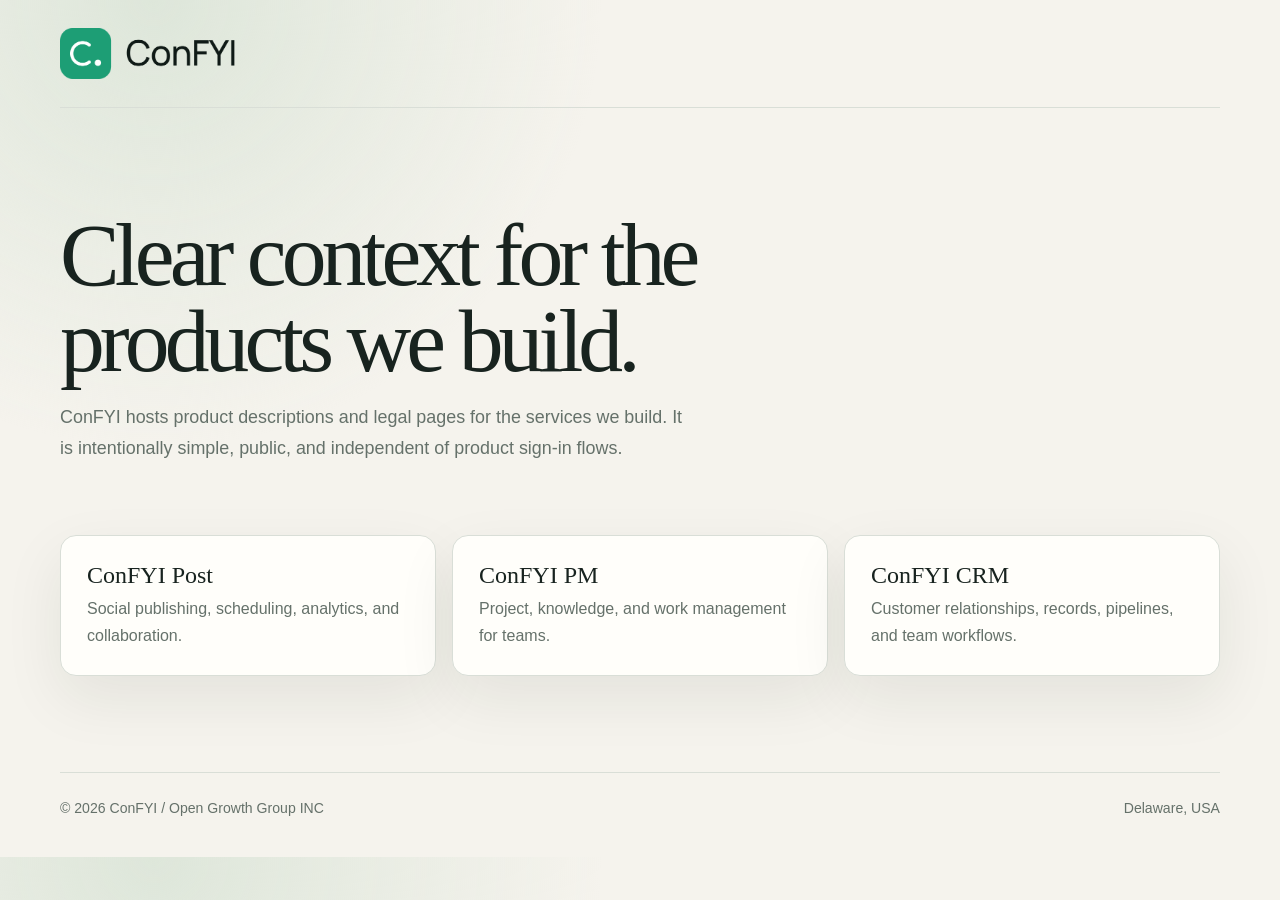
<file: index.html>
<!doctype html>
<html lang="en">
  <head>
    <meta charset="utf-8">
    <meta name="viewport" content="width=device-width, initial-scale=1">
    <title>ConFYI — Product information</title>
    <meta name="description" content="Public product and legal information for ConFYI services.">
    <link rel="stylesheet" href="assets/site.css">
  </head>
  <body>
    <div class="site-shell">
      <header class="site-header">
        <a class="brand-lockup main-lockup" href="/" aria-label="ConFYI home"><img src="assets/brand/confyi-lockup.png" alt="ConFYI"></a>
      </header>
      <main>
        <section class="hero">
          <h1>Clear context for the products we build.</h1>
          <p>ConFYI hosts product descriptions and legal pages for the services we build. It is intentionally simple, public, and independent of product sign-in flows.</p>
        </section>
        <section class="card-grid" aria-label="Products">
          <a class="card" href="/con-fyi-post/">
            <h2>ConFYI Post</h2>
            <p>Social publishing, scheduling, analytics, and collaboration.</p>
          </a>
          <a class="card" href="/con-fyi-pm/">
            <h2>ConFYI PM</h2>
            <p>Project, knowledge, and work management for teams.</p>
          </a>
          <a class="card" href="/con-fyi-crm/">
            <h2>ConFYI CRM</h2>
            <p>Customer relationships, records, pipelines, and team workflows.</p>
          </a>
        </section>
      </main>
      <footer class="site-footer"><span>© 2026 ConFYI / Open Growth Group INC</span><span>Delaware, USA</span></footer>
    </div>
  </body>
</html>
</file>
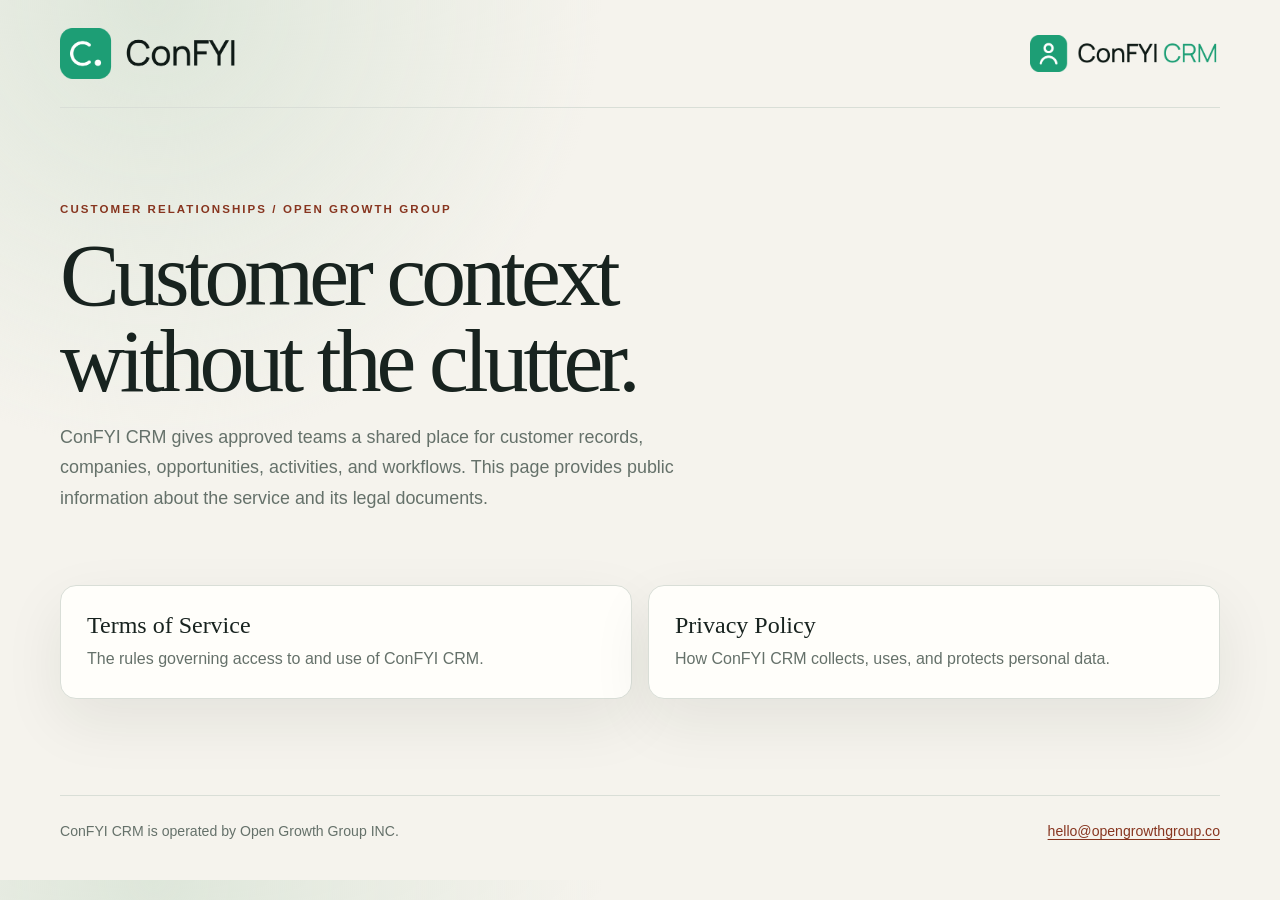
<file: con-fyi-crm/index.html>
<!doctype html>
<html lang="en">
  <head>
    <meta charset="utf-8">
    <meta name="viewport" content="width=device-width, initial-scale=1">
    <title>ConFYI CRM — Open Growth Group</title>
    <meta name="description" content="Public information and legal documents for the Open Growth Group ConFYI CRM deployment.">
    <link rel="stylesheet" href="../assets/site.css">
  </head>
  <body>
    <div class="site-shell">
      <header class="site-header">
        <a class="brand-lockup main-lockup" href="/" aria-label="ConFYI home"><img src="../assets/brand/confyi-lockup.png" alt="ConFYI"></a>
        <a class="brand-lockup" href="/con-fyi-crm/" aria-label="ConFYI CRM home"><img src="../assets/brand/confyi-crm-lockup.png" alt="ConFYI CRM"></a>
      </header>
      <main>
        <section class="hero">
          <div class="eyebrow">Customer relationships / Open Growth Group</div>
          <h1>Customer context without the clutter.</h1>
          <p>ConFYI CRM gives approved teams a shared place for customer records, companies, opportunities, activities, and workflows. This page provides public information about the service and its legal documents.</p>
        </section>
        <section class="card-grid" aria-label="ConFYI CRM documents">
          <a class="card" href="/con-fyi-crm/terms-of-service/">
            <h2>Terms of Service</h2>
            <p>The rules governing access to and use of ConFYI CRM.</p>
          </a>
          <a class="card" href="/con-fyi-crm/privacy-policy/">
            <h2>Privacy Policy</h2>
            <p>How ConFYI CRM collects, uses, and protects personal data.</p>
          </a>
        </section>
      </main>
      <footer class="site-footer"><span>ConFYI CRM is operated by Open Growth Group INC.</span><span><a href="mailto:hello@opengrowthgroup.co">hello@opengrowthgroup.co</a></span></footer>
    </div>
  </body>
</html>
</file>
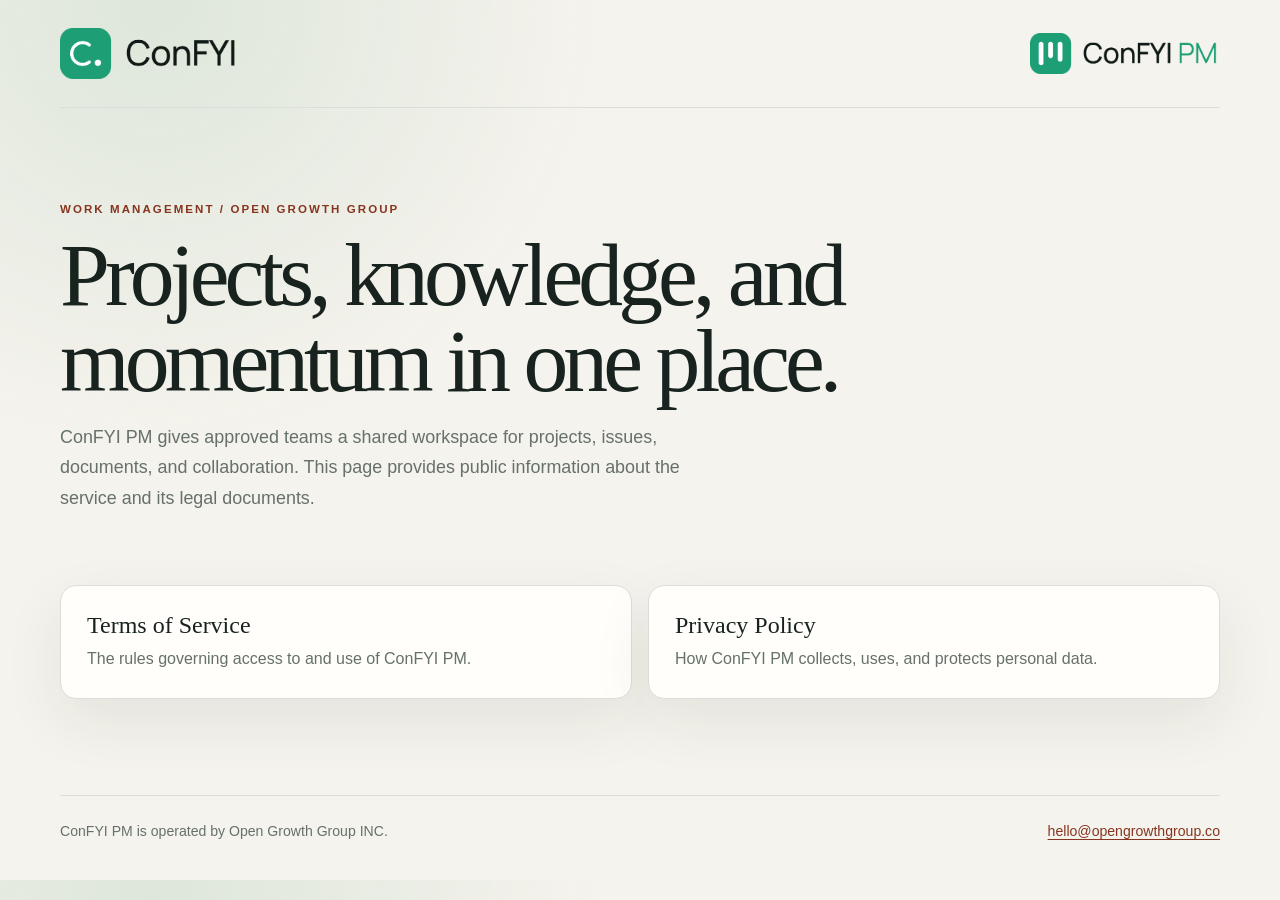
<file: con-fyi-pm/index.html>
<!doctype html>
<html lang="en">
  <head>
    <meta charset="utf-8">
    <meta name="viewport" content="width=device-width, initial-scale=1">
    <title>ConFYI PM — Open Growth Group</title>
    <meta name="description" content="Public information and legal documents for the Open Growth Group ConFYI PM deployment.">
    <link rel="stylesheet" href="../assets/site.css">
  </head>
  <body>
    <div class="site-shell">
      <header class="site-header">
        <a class="brand-lockup main-lockup" href="/" aria-label="ConFYI home"><img src="../assets/brand/confyi-lockup.png" alt="ConFYI"></a>
        <a class="brand-lockup" href="/con-fyi-pm/" aria-label="ConFYI PM home"><img src="../assets/brand/confyi-pm-lockup.png" alt="ConFYI PM"></a>
      </header>
      <main>
        <section class="hero">
          <div class="eyebrow">Work management / Open Growth Group</div>
          <h1>Projects, knowledge, and momentum in one place.</h1>
          <p>ConFYI PM gives approved teams a shared workspace for projects, issues, documents, and collaboration. This page provides public information about the service and its legal documents.</p>
        </section>
        <section class="card-grid" aria-label="ConFYI PM documents">
          <a class="card" href="/con-fyi-pm/terms-of-service/">
            <h2>Terms of Service</h2>
            <p>The rules governing access to and use of ConFYI PM.</p>
          </a>
          <a class="card" href="/con-fyi-pm/privacy-policy/">
            <h2>Privacy Policy</h2>
            <p>How ConFYI PM collects, uses, and protects personal data.</p>
          </a>
        </section>
      </main>
      <footer class="site-footer"><span>ConFYI PM is operated by Open Growth Group INC.</span><span><a href="mailto:hello@opengrowthgroup.co">hello@opengrowthgroup.co</a></span></footer>
    </div>
  </body>
</html>
</file>
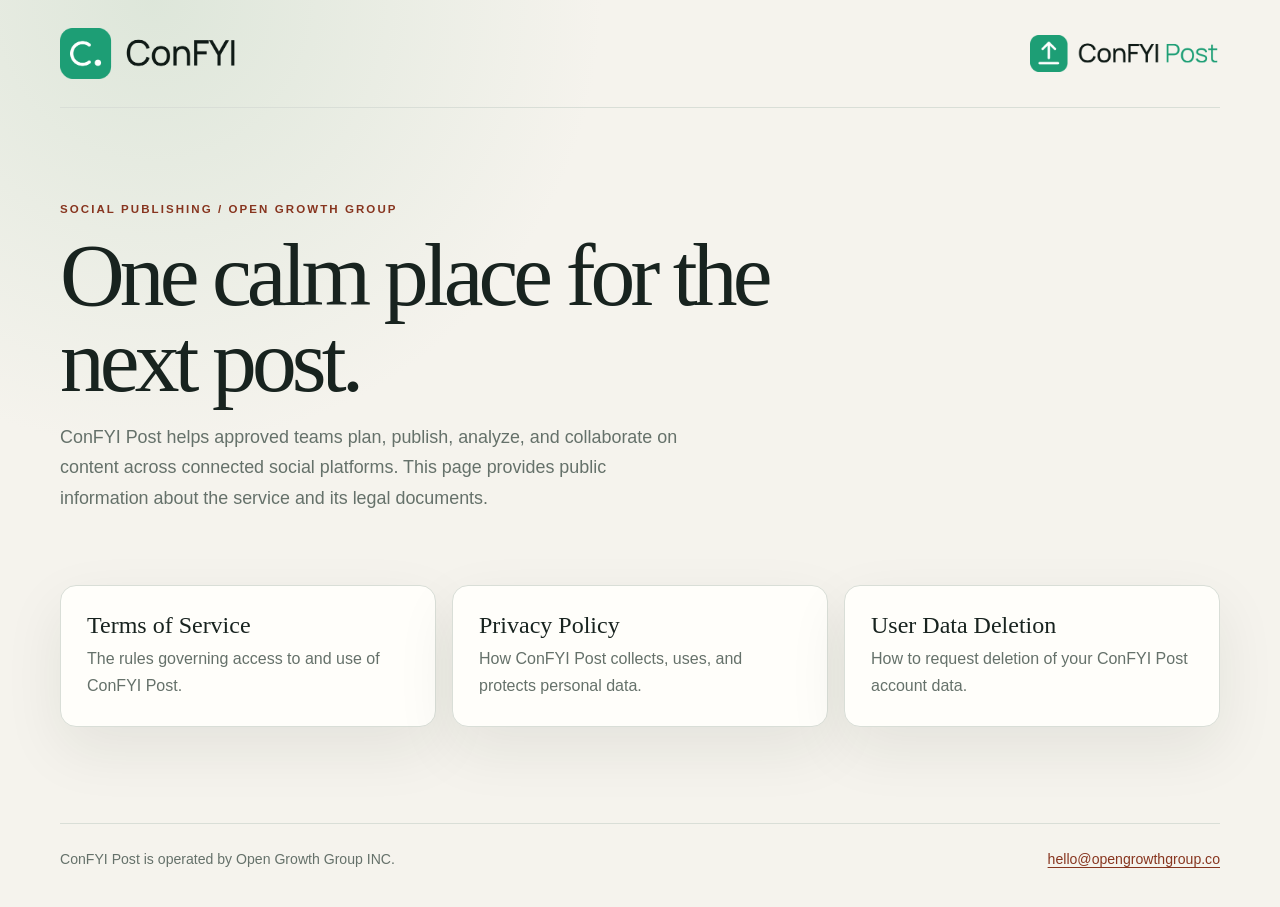
<file: con-fyi-post/index.html>
<!doctype html>
<html lang="en">
  <head>
    <meta charset="utf-8">
    <meta name="viewport" content="width=device-width, initial-scale=1">
    <title>ConFYI Post — Open Growth Group</title>
    <meta name="description" content="Public information and legal documents for the Open Growth Group ConFYI Post deployment.">
    <link rel="stylesheet" href="../assets/site.css">
  </head>
  <body>
    <div class="site-shell">
      <header class="site-header">
        <a class="brand-lockup main-lockup" href="/" aria-label="ConFYI home"><img src="../assets/brand/confyi-lockup.png" alt="ConFYI"></a>
        <a class="brand-lockup" href="/con-fyi-post/" aria-label="ConFYI Post home"><img src="../assets/brand/confyi-post-lockup.png" alt="ConFYI Post"></a>
      </header>
      <main>
        <section class="hero">
          <div class="eyebrow">Social publishing / Open Growth Group</div>
          <h1>One calm place for the next post.</h1>
          <p>ConFYI Post helps approved teams plan, publish, analyze, and collaborate on content across connected social platforms. This page provides public information about the service and its legal documents.</p>
        </section>
        <section class="card-grid" aria-label="ConFYI Post documents">
          <a class="card" href="/con-fyi-post/terms-of-service/">
            <h2>Terms of Service</h2>
            <p>The rules governing access to and use of ConFYI Post.</p>
          </a>
          <a class="card" href="/con-fyi-post/privacy-policy/">
            <h2>Privacy Policy</h2>
            <p>How ConFYI Post collects, uses, and protects personal data.</p>
          </a>
          <a class="card" href="/con-fyi-post/user-data-deletion/">
            <h2>User Data Deletion</h2>
            <p>How to request deletion of your ConFYI Post account data.</p>
          </a>
        </section>
      </main>
      <footer class="site-footer"><span>ConFYI Post is operated by Open Growth Group INC.</span><span><a href="mailto:hello@opengrowthgroup.co">hello@opengrowthgroup.co</a></span></footer>
    </div>
  </body>
</html>
</file>
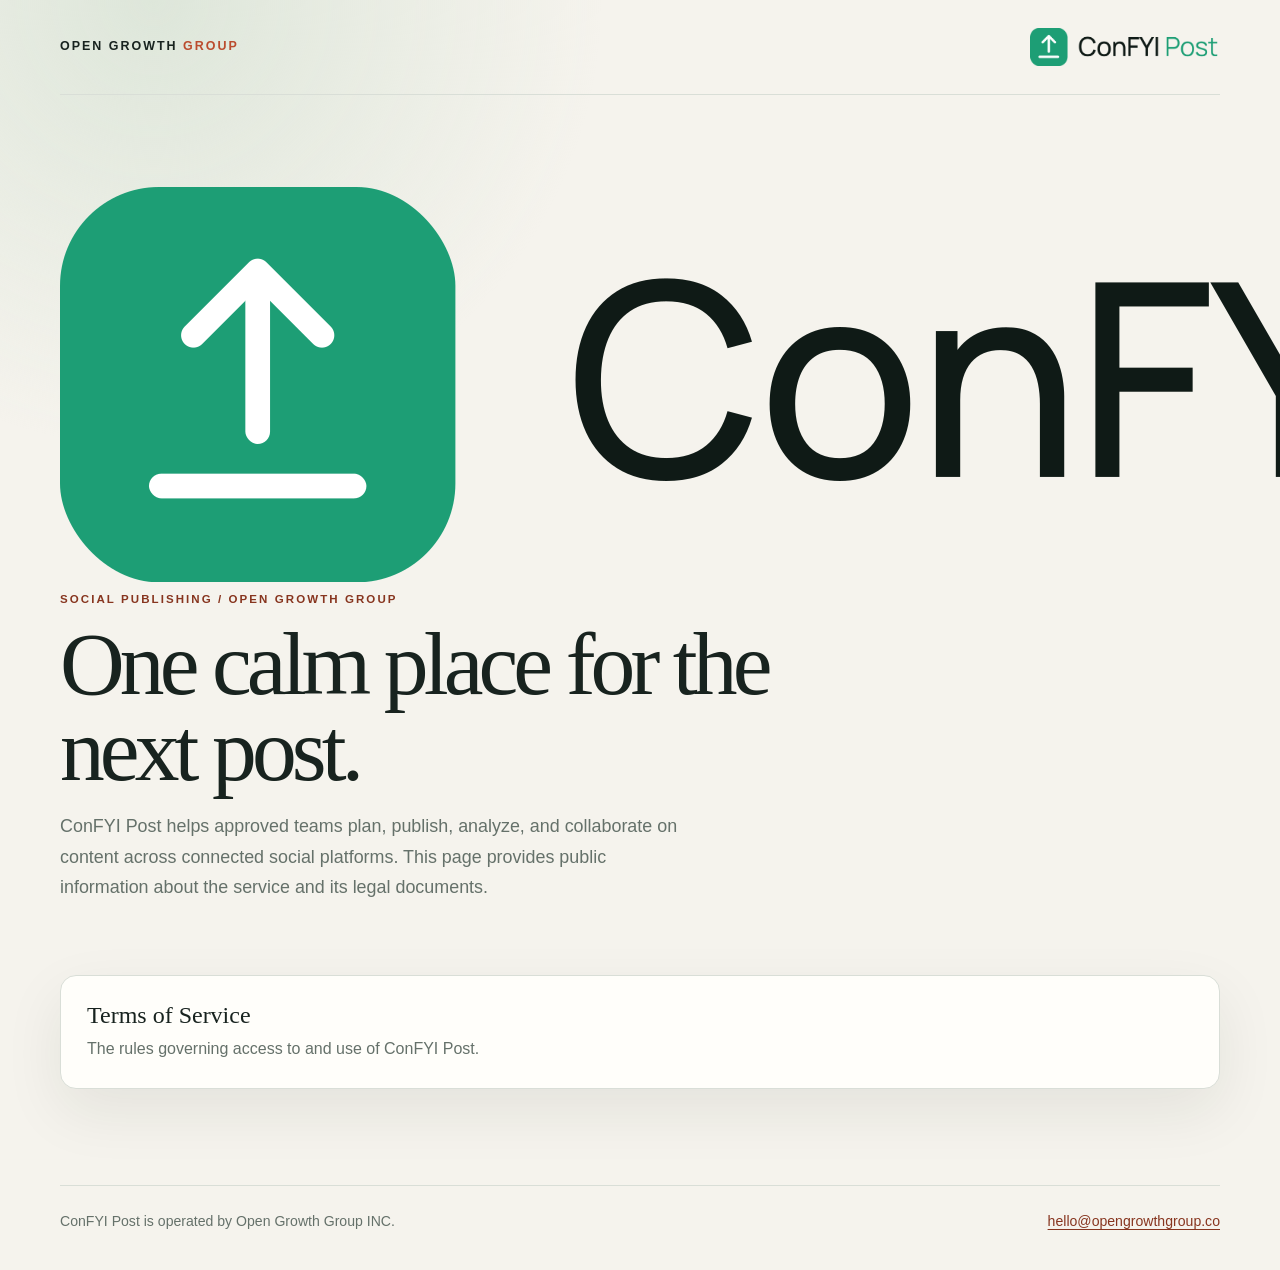
<file: postiz/index.html>
<!doctype html>
<html lang="en">
  <head>
    <meta charset="utf-8">
    <meta name="viewport" content="width=device-width, initial-scale=1">
    <title>ConFYI Post — Open Growth Group</title>
    <meta name="description" content="Public information and legal documents for the Open Growth Group ConFYI Post deployment.">
    <link rel="stylesheet" href="../assets/site.css">
  </head>
  <body>
    <div class="site-shell">
      <header class="site-header">
        <a class="wordmark" href="/">OPEN GROWTH <span>GROUP</span></a>
        <a class="brand-lockup" href="/postiz/" aria-label="ConFYI Post home"><img src="../assets/brand/confyi-post-lockup.png" alt="ConFYI Post"></a>
      </header>
      <main>
        <section class="hero">
          <img class="product-logo" src="../assets/brand/confyi-post-lockup.png" alt="ConFYI Post">
          <div class="eyebrow">Social publishing / Open Growth Group</div>
          <h1>One calm place for the next post.</h1>
          <p>ConFYI Post helps approved teams plan, publish, analyze, and collaborate on content across connected social platforms. This page provides public information about the service and its legal documents.</p>
        </section>
        <section class="card-grid" aria-label="ConFYI Post documents">
          <a class="card" href="/postiz/terms-of-service/">
            <h2>Terms of Service</h2>
            <p>The rules governing access to and use of ConFYI Post.</p>
          </a>
        </section>
      </main>
      <footer class="site-footer"><span>ConFYI Post is operated by Open Growth Group INC.</span><span><a href="mailto:hello@opengrowthgroup.co">hello@opengrowthgroup.co</a></span></footer>
    </div>
  </body>
</html>
</file>
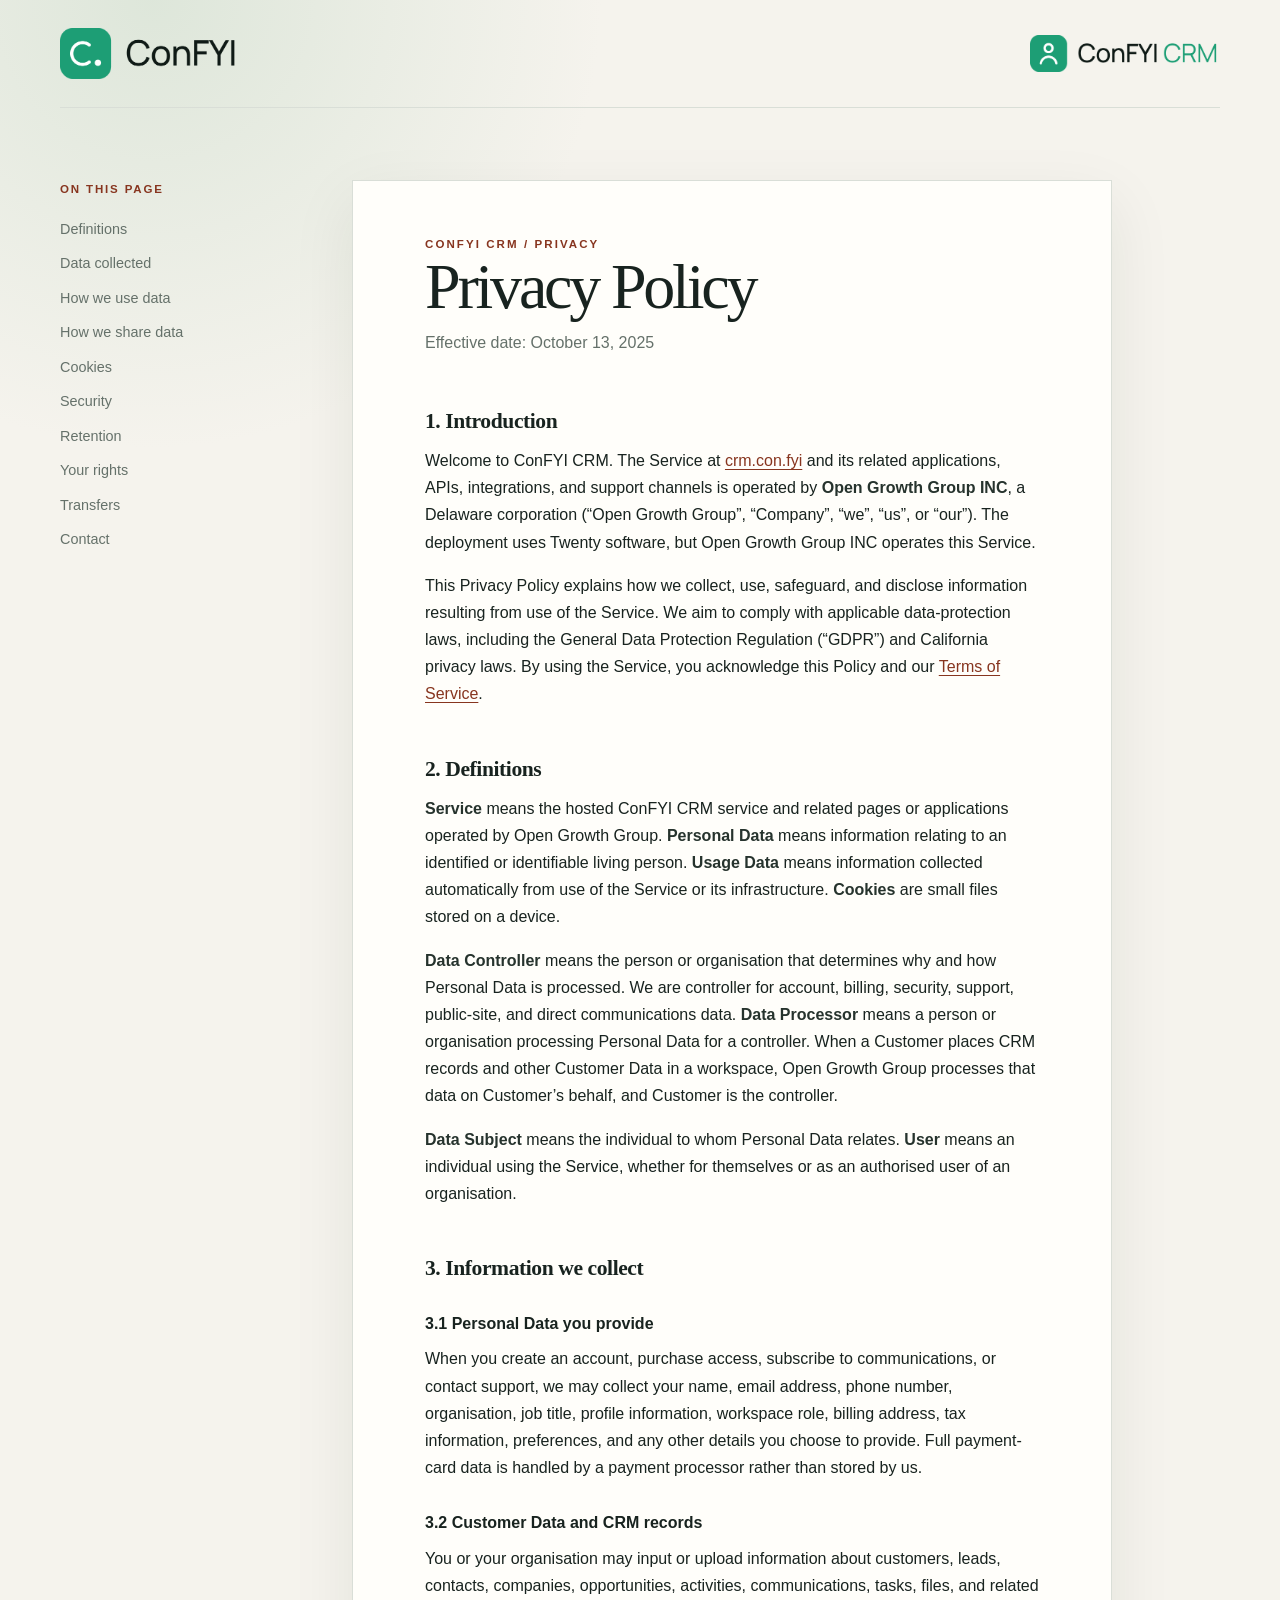
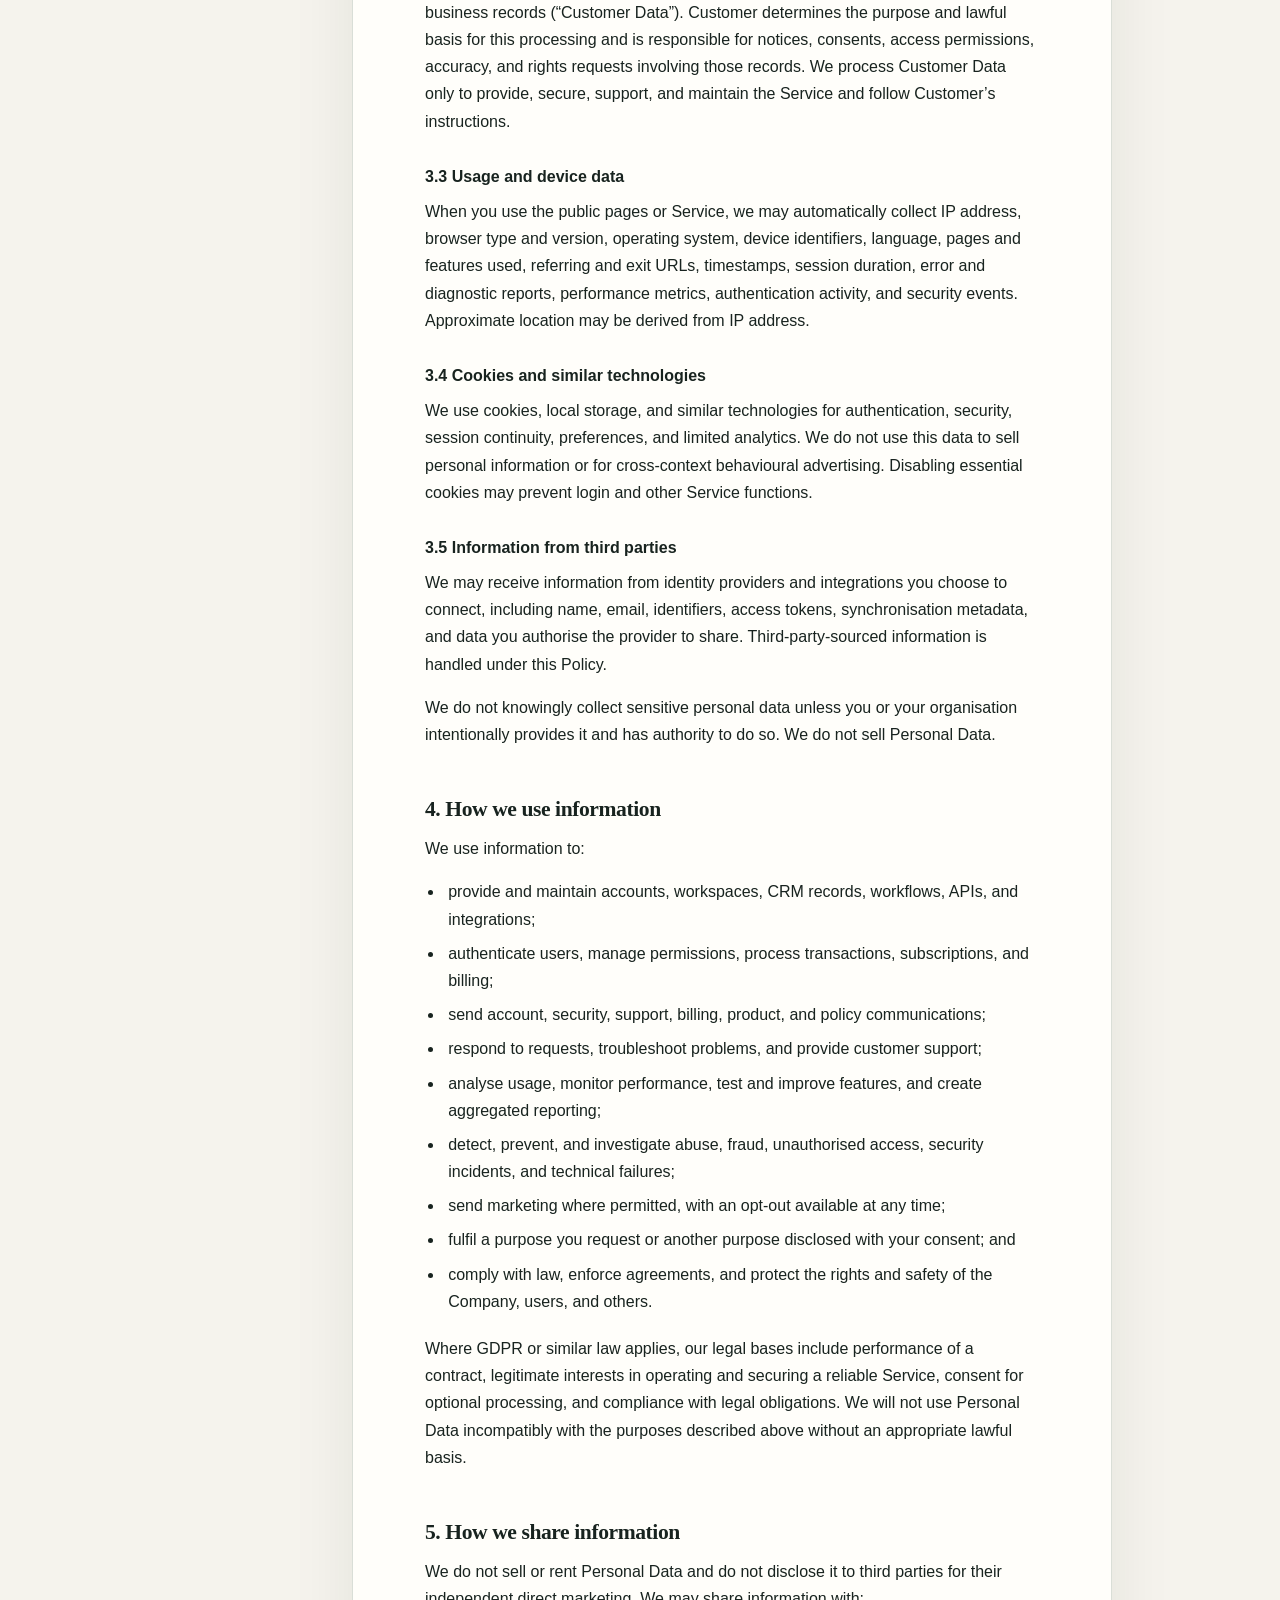
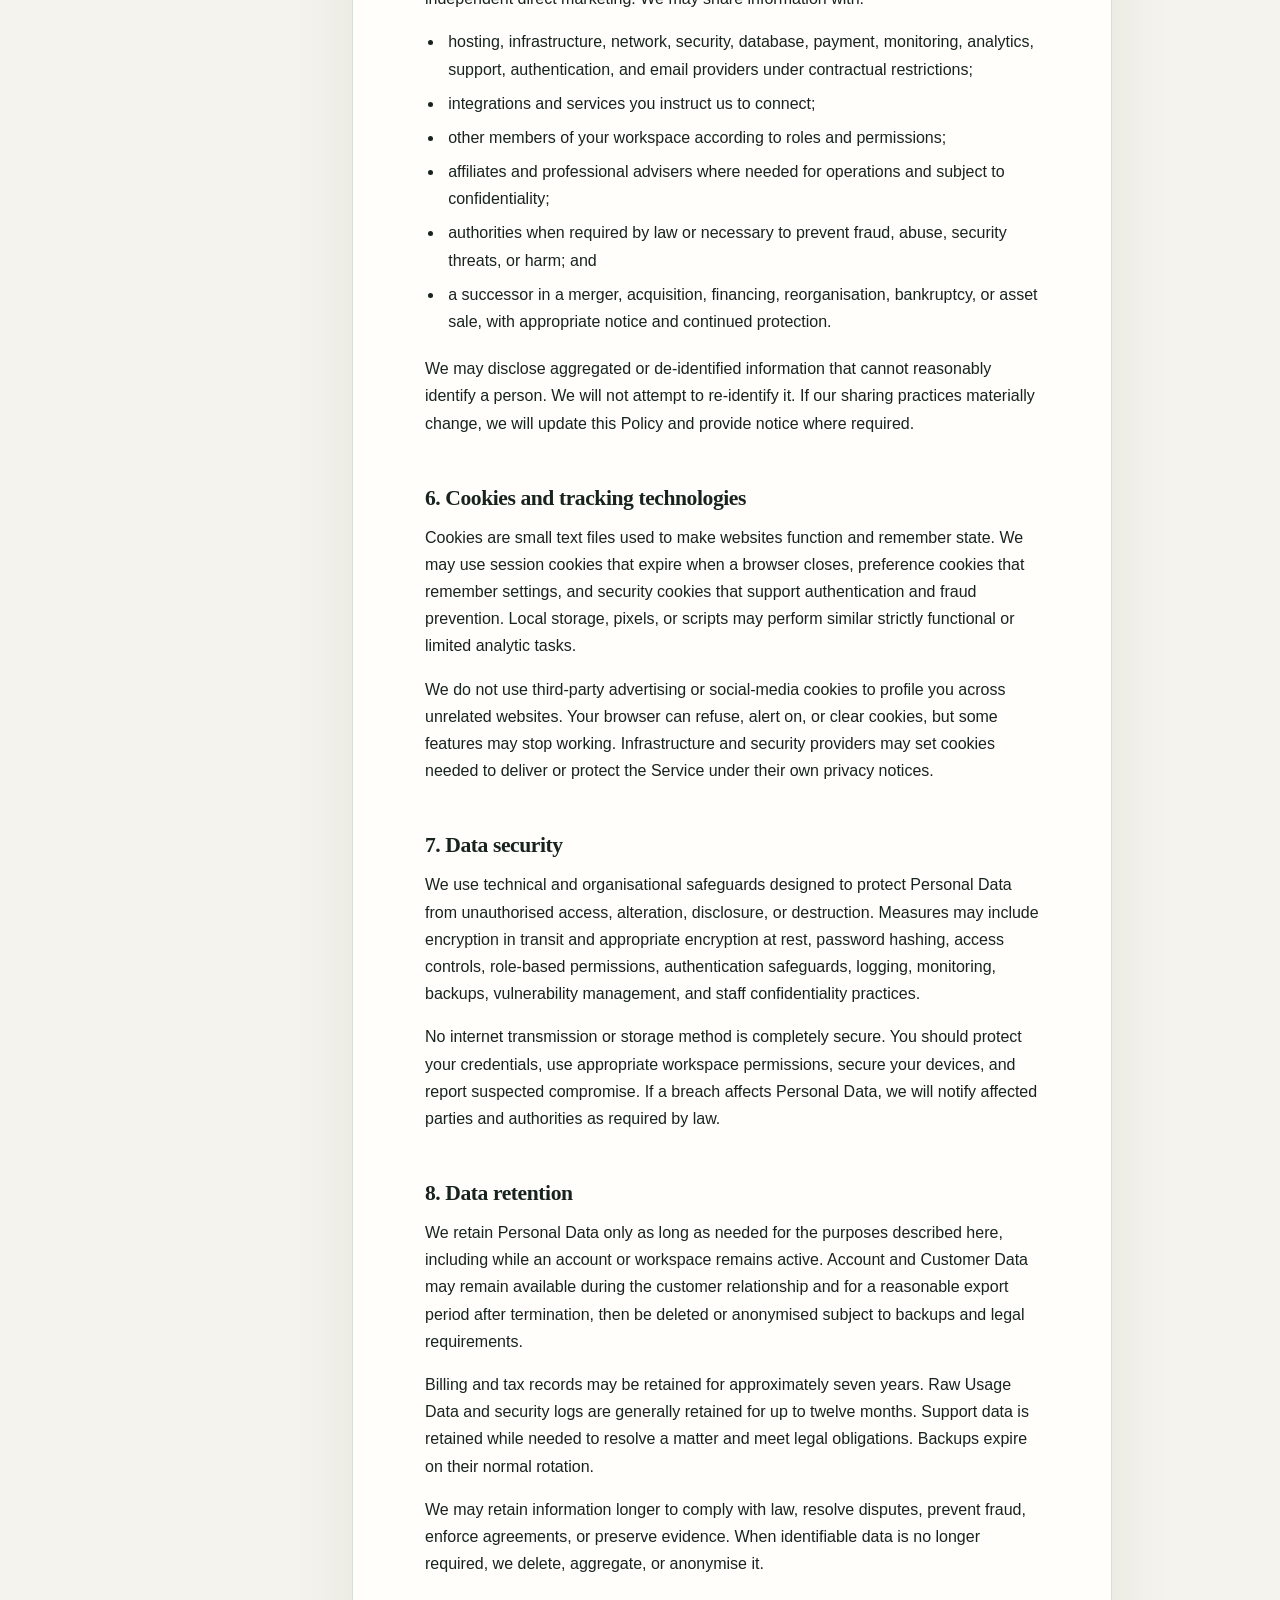
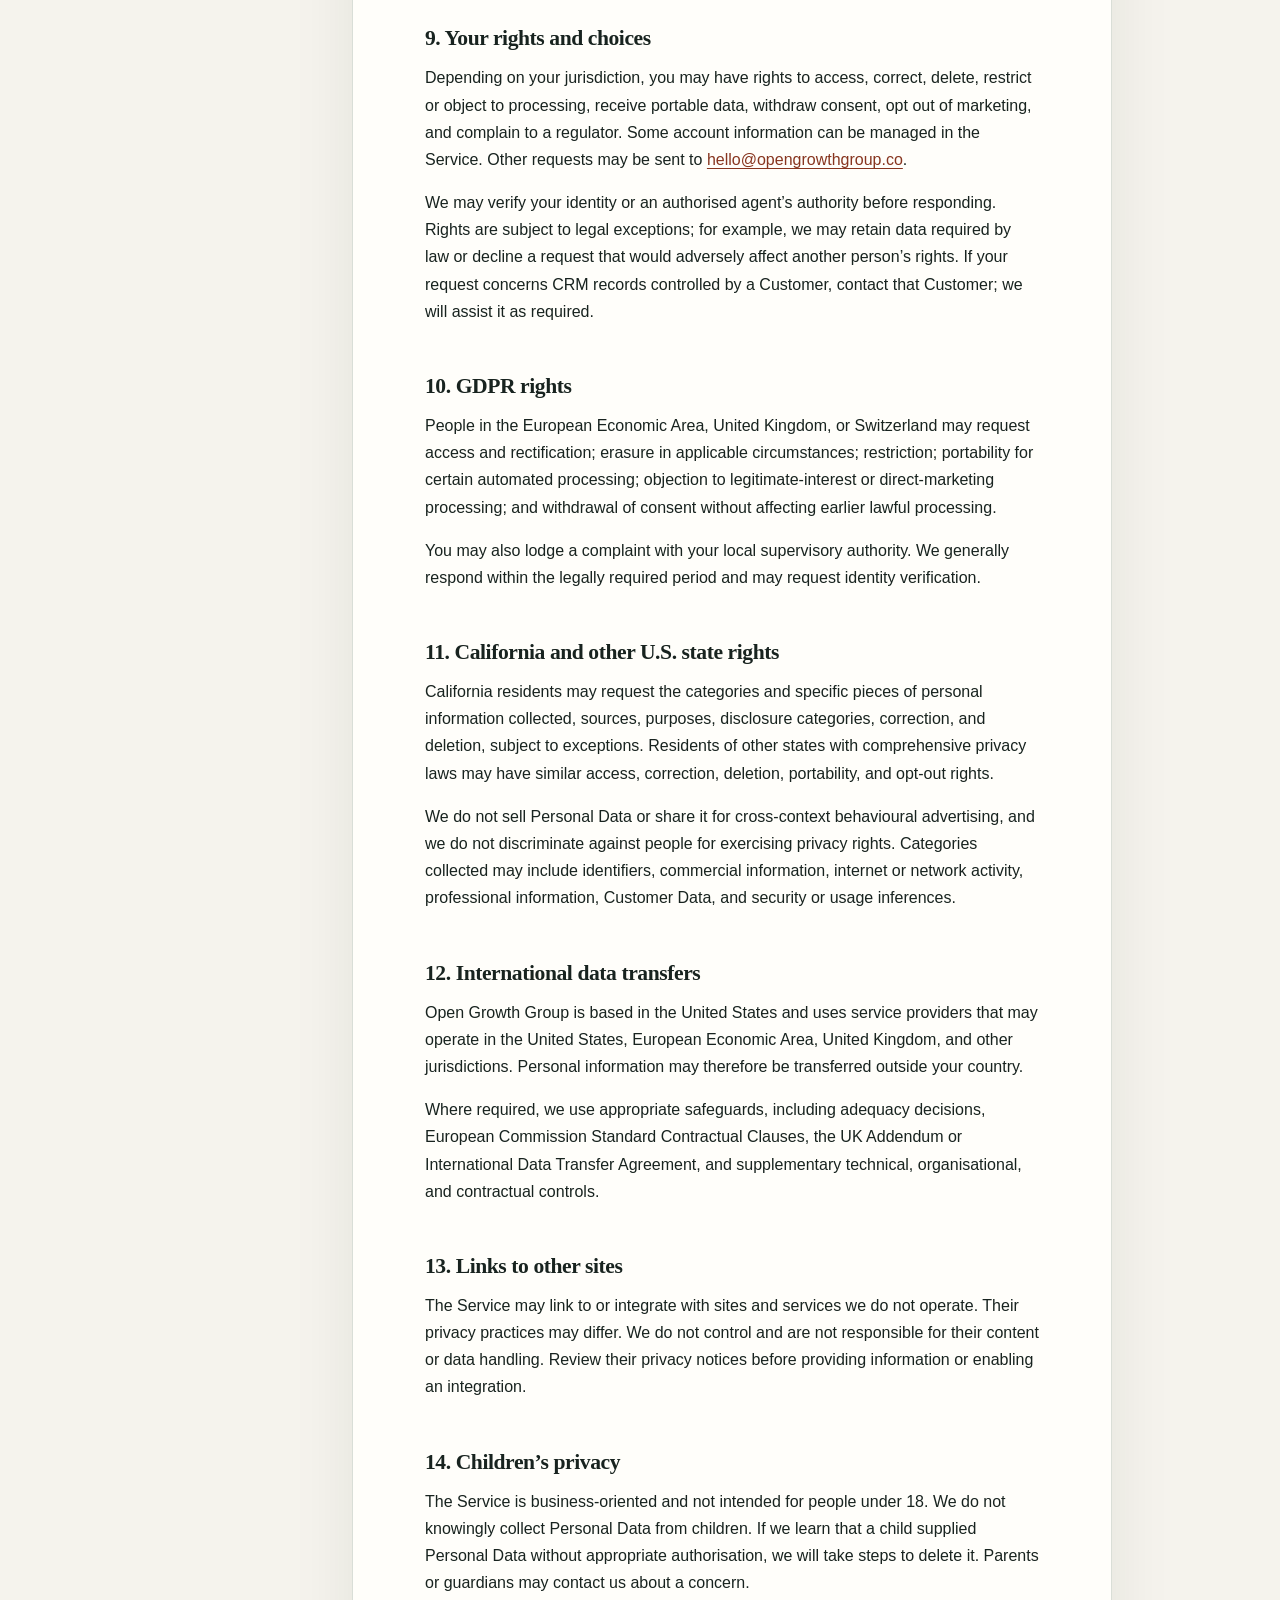
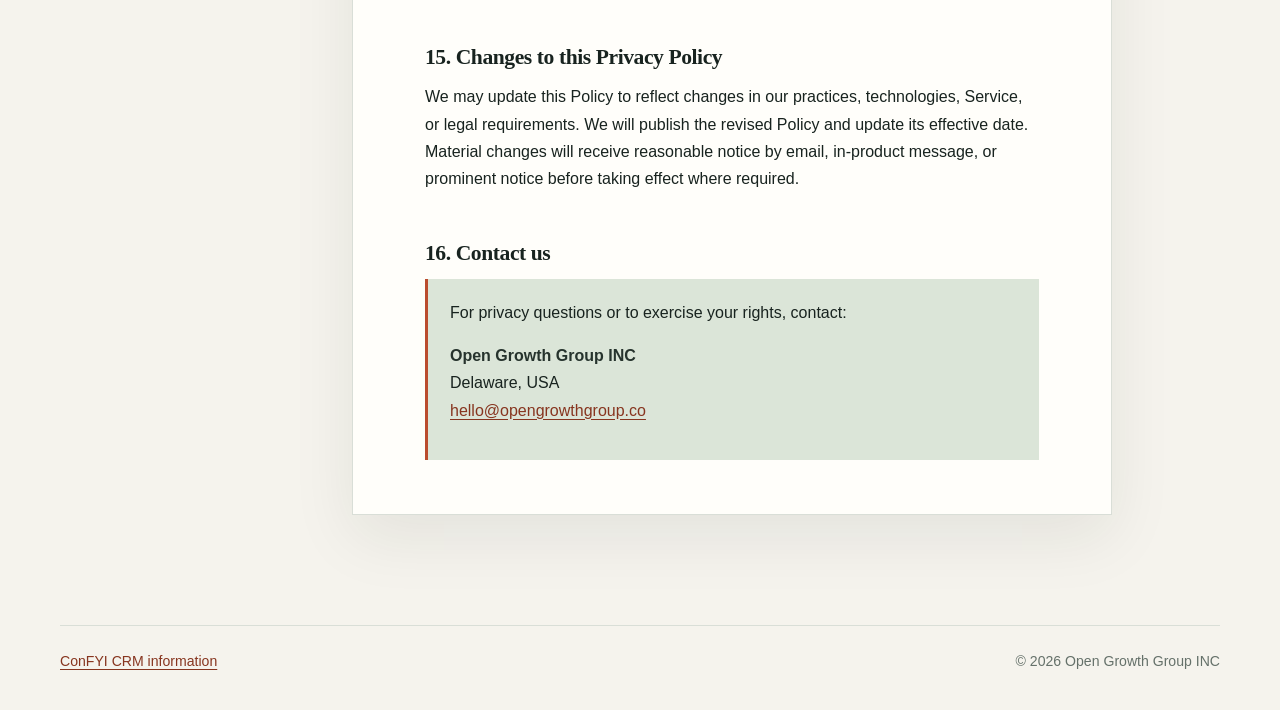
<file: con-fyi-crm/privacy-policy/index.html>
<!doctype html>
<html lang="en">
  <head>
    <meta charset="utf-8">
    <meta name="viewport" content="width=device-width, initial-scale=1">
    <title>Privacy Policy — ConFYI CRM</title>
    <meta name="description" content="Privacy Policy for the Open Growth Group ConFYI CRM deployment.">
    <link rel="stylesheet" href="../../assets/site.css">
  </head>
  <body>
    <div class="site-shell">
      <header class="site-header">
        <a class="brand-lockup main-lockup" href="/" aria-label="ConFYI home"><img src="../../assets/brand/confyi-lockup.png" alt="ConFYI"></a>
        <a class="brand-lockup" href="../" aria-label="ConFYI CRM home"><img src="../../assets/brand/confyi-crm-lockup.png" alt="ConFYI CRM"></a>
      </header>

      <div class="legal-layout">
        <nav class="legal-nav" aria-label="On this page">
          <p>On this page</p>
          <a href="#definitions">Definitions</a>
          <a href="#collect">Data collected</a>
          <a href="#use">How we use data</a>
          <a href="#share">How we share data</a>
          <a href="#cookies">Cookies</a>
          <a href="#security">Security</a>
          <a href="#retention">Retention</a>
          <a href="#rights">Your rights</a>
          <a href="#transfers">Transfers</a>
          <a href="#contact">Contact</a>
        </nav>

        <main class="legal-doc">
          <div class="eyebrow">ConFYI CRM / privacy</div>
          <h1>Privacy Policy</h1>
          <p class="date">Effective date: October 13, 2025</p>

          <h2>1. Introduction</h2>
          <p>Welcome to ConFYI CRM. The Service at <a href="https://crm.con.fyi">crm.con.fyi</a> and its related applications, APIs, integrations, and support channels is operated by <strong>Open Growth Group INC</strong>, a Delaware corporation (“Open Growth Group”, “Company”, “we”, “us”, or “our”). The deployment uses Twenty software, but Open Growth Group INC operates this Service.</p>
          <p>This Privacy Policy explains how we collect, use, safeguard, and disclose information resulting from use of the Service. We aim to comply with applicable data-protection laws, including the General Data Protection Regulation (“GDPR”) and California privacy laws. By using the Service, you acknowledge this Policy and our <a href="../terms-of-service/">Terms of Service</a>.</p>

          <h2 id="definitions">2. Definitions</h2>
          <p><strong>Service</strong> means the hosted ConFYI CRM service and related pages or applications operated by Open Growth Group. <strong>Personal Data</strong> means information relating to an identified or identifiable living person. <strong>Usage Data</strong> means information collected automatically from use of the Service or its infrastructure. <strong>Cookies</strong> are small files stored on a device.</p>
          <p><strong>Data Controller</strong> means the person or organisation that determines why and how Personal Data is processed. We are controller for account, billing, security, support, public-site, and direct communications data. <strong>Data Processor</strong> means a person or organisation processing Personal Data for a controller. When a Customer places CRM records and other Customer Data in a workspace, Open Growth Group processes that data on Customer’s behalf, and Customer is the controller.</p>
          <p><strong>Data Subject</strong> means the individual to whom Personal Data relates. <strong>User</strong> means an individual using the Service, whether for themselves or as an authorised user of an organisation.</p>

          <h2 id="collect">3. Information we collect</h2>
          <h3>3.1 Personal Data you provide</h3>
          <p>When you create an account, purchase access, subscribe to communications, or contact support, we may collect your name, email address, phone number, organisation, job title, profile information, workspace role, billing address, tax information, preferences, and any other details you choose to provide. Full payment-card data is handled by a payment processor rather than stored by us.</p>

          <h3>3.2 Customer Data and CRM records</h3>
          <p>You or your organisation may input or upload information about customers, leads, contacts, companies, opportunities, activities, communications, tasks, files, and related business records (“Customer Data”). Customer determines the purpose and lawful basis for this processing and is responsible for notices, consents, access permissions, accuracy, and rights requests involving those records. We process Customer Data only to provide, secure, support, and maintain the Service and follow Customer’s instructions.</p>

          <h3>3.3 Usage and device data</h3>
          <p>When you use the public pages or Service, we may automatically collect IP address, browser type and version, operating system, device identifiers, language, pages and features used, referring and exit URLs, timestamps, session duration, error and diagnostic reports, performance metrics, authentication activity, and security events. Approximate location may be derived from IP address.</p>

          <h3>3.4 Cookies and similar technologies</h3>
          <p>We use cookies, local storage, and similar technologies for authentication, security, session continuity, preferences, and limited analytics. We do not use this data to sell personal information or for cross-context behavioural advertising. Disabling essential cookies may prevent login and other Service functions.</p>

          <h3>3.5 Information from third parties</h3>
          <p>We may receive information from identity providers and integrations you choose to connect, including name, email, identifiers, access tokens, synchronisation metadata, and data you authorise the provider to share. Third-party-sourced information is handled under this Policy.</p>
          <p>We do not knowingly collect sensitive personal data unless you or your organisation intentionally provides it and has authority to do so. We do not sell Personal Data.</p>

          <h2 id="use">4. How we use information</h2>
          <p>We use information to:</p>
          <ul>
            <li>provide and maintain accounts, workspaces, CRM records, workflows, APIs, and integrations;</li>
            <li>authenticate users, manage permissions, process transactions, subscriptions, and billing;</li>
            <li>send account, security, support, billing, product, and policy communications;</li>
            <li>respond to requests, troubleshoot problems, and provide customer support;</li>
            <li>analyse usage, monitor performance, test and improve features, and create aggregated reporting;</li>
            <li>detect, prevent, and investigate abuse, fraud, unauthorised access, security incidents, and technical failures;</li>
            <li>send marketing where permitted, with an opt-out available at any time;</li>
            <li>fulfil a purpose you request or another purpose disclosed with your consent; and</li>
            <li>comply with law, enforce agreements, and protect the rights and safety of the Company, users, and others.</li>
          </ul>
          <p>Where GDPR or similar law applies, our legal bases include performance of a contract, legitimate interests in operating and securing a reliable Service, consent for optional processing, and compliance with legal obligations. We will not use Personal Data incompatibly with the purposes described above without an appropriate lawful basis.</p>

          <h2 id="share">5. How we share information</h2>
          <p>We do not sell or rent Personal Data and do not disclose it to third parties for their independent direct marketing. We may share information with:</p>
          <ul>
            <li>hosting, infrastructure, network, security, database, payment, monitoring, analytics, support, authentication, and email providers under contractual restrictions;</li>
            <li>integrations and services you instruct us to connect;</li>
            <li>other members of your workspace according to roles and permissions;</li>
            <li>affiliates and professional advisers where needed for operations and subject to confidentiality;</li>
            <li>authorities when required by law or necessary to prevent fraud, abuse, security threats, or harm; and</li>
            <li>a successor in a merger, acquisition, financing, reorganisation, bankruptcy, or asset sale, with appropriate notice and continued protection.</li>
          </ul>
          <p>We may disclose aggregated or de-identified information that cannot reasonably identify a person. We will not attempt to re-identify it. If our sharing practices materially change, we will update this Policy and provide notice where required.</p>

          <h2 id="cookies">6. Cookies and tracking technologies</h2>
          <p>Cookies are small text files used to make websites function and remember state. We may use session cookies that expire when a browser closes, preference cookies that remember settings, and security cookies that support authentication and fraud prevention. Local storage, pixels, or scripts may perform similar strictly functional or limited analytic tasks.</p>
          <p>We do not use third-party advertising or social-media cookies to profile you across unrelated websites. Your browser can refuse, alert on, or clear cookies, but some features may stop working. Infrastructure and security providers may set cookies needed to deliver or protect the Service under their own privacy notices.</p>

          <h2 id="security">7. Data security</h2>
          <p>We use technical and organisational safeguards designed to protect Personal Data from unauthorised access, alteration, disclosure, or destruction. Measures may include encryption in transit and appropriate encryption at rest, password hashing, access controls, role-based permissions, authentication safeguards, logging, monitoring, backups, vulnerability management, and staff confidentiality practices.</p>
          <p>No internet transmission or storage method is completely secure. You should protect your credentials, use appropriate workspace permissions, secure your devices, and report suspected compromise. If a breach affects Personal Data, we will notify affected parties and authorities as required by law.</p>

          <h2 id="retention">8. Data retention</h2>
          <p>We retain Personal Data only as long as needed for the purposes described here, including while an account or workspace remains active. Account and Customer Data may remain available during the customer relationship and for a reasonable export period after termination, then be deleted or anonymised subject to backups and legal requirements.</p>
          <p>Billing and tax records may be retained for approximately seven years. Raw Usage Data and security logs are generally retained for up to twelve months. Support data is retained while needed to resolve a matter and meet legal obligations. Backups expire on their normal rotation.</p>
          <p>We may retain information longer to comply with law, resolve disputes, prevent fraud, enforce agreements, or preserve evidence. When identifiable data is no longer required, we delete, aggregate, or anonymise it.</p>

          <h2 id="rights">9. Your rights and choices</h2>
          <p>Depending on your jurisdiction, you may have rights to access, correct, delete, restrict or object to processing, receive portable data, withdraw consent, opt out of marketing, and complain to a regulator. Some account information can be managed in the Service. Other requests may be sent to <a href="mailto:hello@opengrowthgroup.co">hello@opengrowthgroup.co</a>.</p>
          <p>We may verify your identity or an authorised agent’s authority before responding. Rights are subject to legal exceptions; for example, we may retain data required by law or decline a request that would adversely affect another person’s rights. If your request concerns CRM records controlled by a Customer, contact that Customer; we will assist it as required.</p>

          <h2>10. GDPR rights</h2>
          <p>People in the European Economic Area, United Kingdom, or Switzerland may request access and rectification; erasure in applicable circumstances; restriction; portability for certain automated processing; objection to legitimate-interest or direct-marketing processing; and withdrawal of consent without affecting earlier lawful processing.</p>
          <p>You may also lodge a complaint with your local supervisory authority. We generally respond within the legally required period and may request identity verification.</p>

          <h2>11. California and other U.S. state rights</h2>
          <p>California residents may request the categories and specific pieces of personal information collected, sources, purposes, disclosure categories, correction, and deletion, subject to exceptions. Residents of other states with comprehensive privacy laws may have similar access, correction, deletion, portability, and opt-out rights.</p>
          <p>We do not sell Personal Data or share it for cross-context behavioural advertising, and we do not discriminate against people for exercising privacy rights. Categories collected may include identifiers, commercial information, internet or network activity, professional information, Customer Data, and security or usage inferences.</p>

          <h2 id="transfers">12. International data transfers</h2>
          <p>Open Growth Group is based in the United States and uses service providers that may operate in the United States, European Economic Area, United Kingdom, and other jurisdictions. Personal information may therefore be transferred outside your country.</p>
          <p>Where required, we use appropriate safeguards, including adequacy decisions, European Commission Standard Contractual Clauses, the UK Addendum or International Data Transfer Agreement, and supplementary technical, organisational, and contractual controls.</p>

          <h2>13. Links to other sites</h2>
          <p>The Service may link to or integrate with sites and services we do not operate. Their privacy practices may differ. We do not control and are not responsible for their content or data handling. Review their privacy notices before providing information or enabling an integration.</p>

          <h2>14. Children’s privacy</h2>
          <p>The Service is business-oriented and not intended for people under 18. We do not knowingly collect Personal Data from children. If we learn that a child supplied Personal Data without appropriate authorisation, we will take steps to delete it. Parents or guardians may contact us about a concern.</p>

          <h2>15. Changes to this Privacy Policy</h2>
          <p>We may update this Policy to reflect changes in our practices, technologies, Service, or legal requirements. We will publish the revised Policy and update its effective date. Material changes will receive reasonable notice by email, in-product message, or prominent notice before taking effect where required.</p>

          <h2 id="contact">16. Contact us</h2>
          <div class="contact">
            <p>For privacy questions or to exercise your rights, contact:</p>
            <p><strong>Open Growth Group INC</strong><br>
              Delaware, USA<br>
              <a href="mailto:hello@opengrowthgroup.co">hello@opengrowthgroup.co</a>
            </p>
          </div>
        </main>
      </div>

      <footer class="site-footer"><span><a href="/con-fyi-crm/">ConFYI CRM information</a></span><span>© 2026 Open Growth Group INC</span></footer>
    </div>
  </body>
</html>
</file>
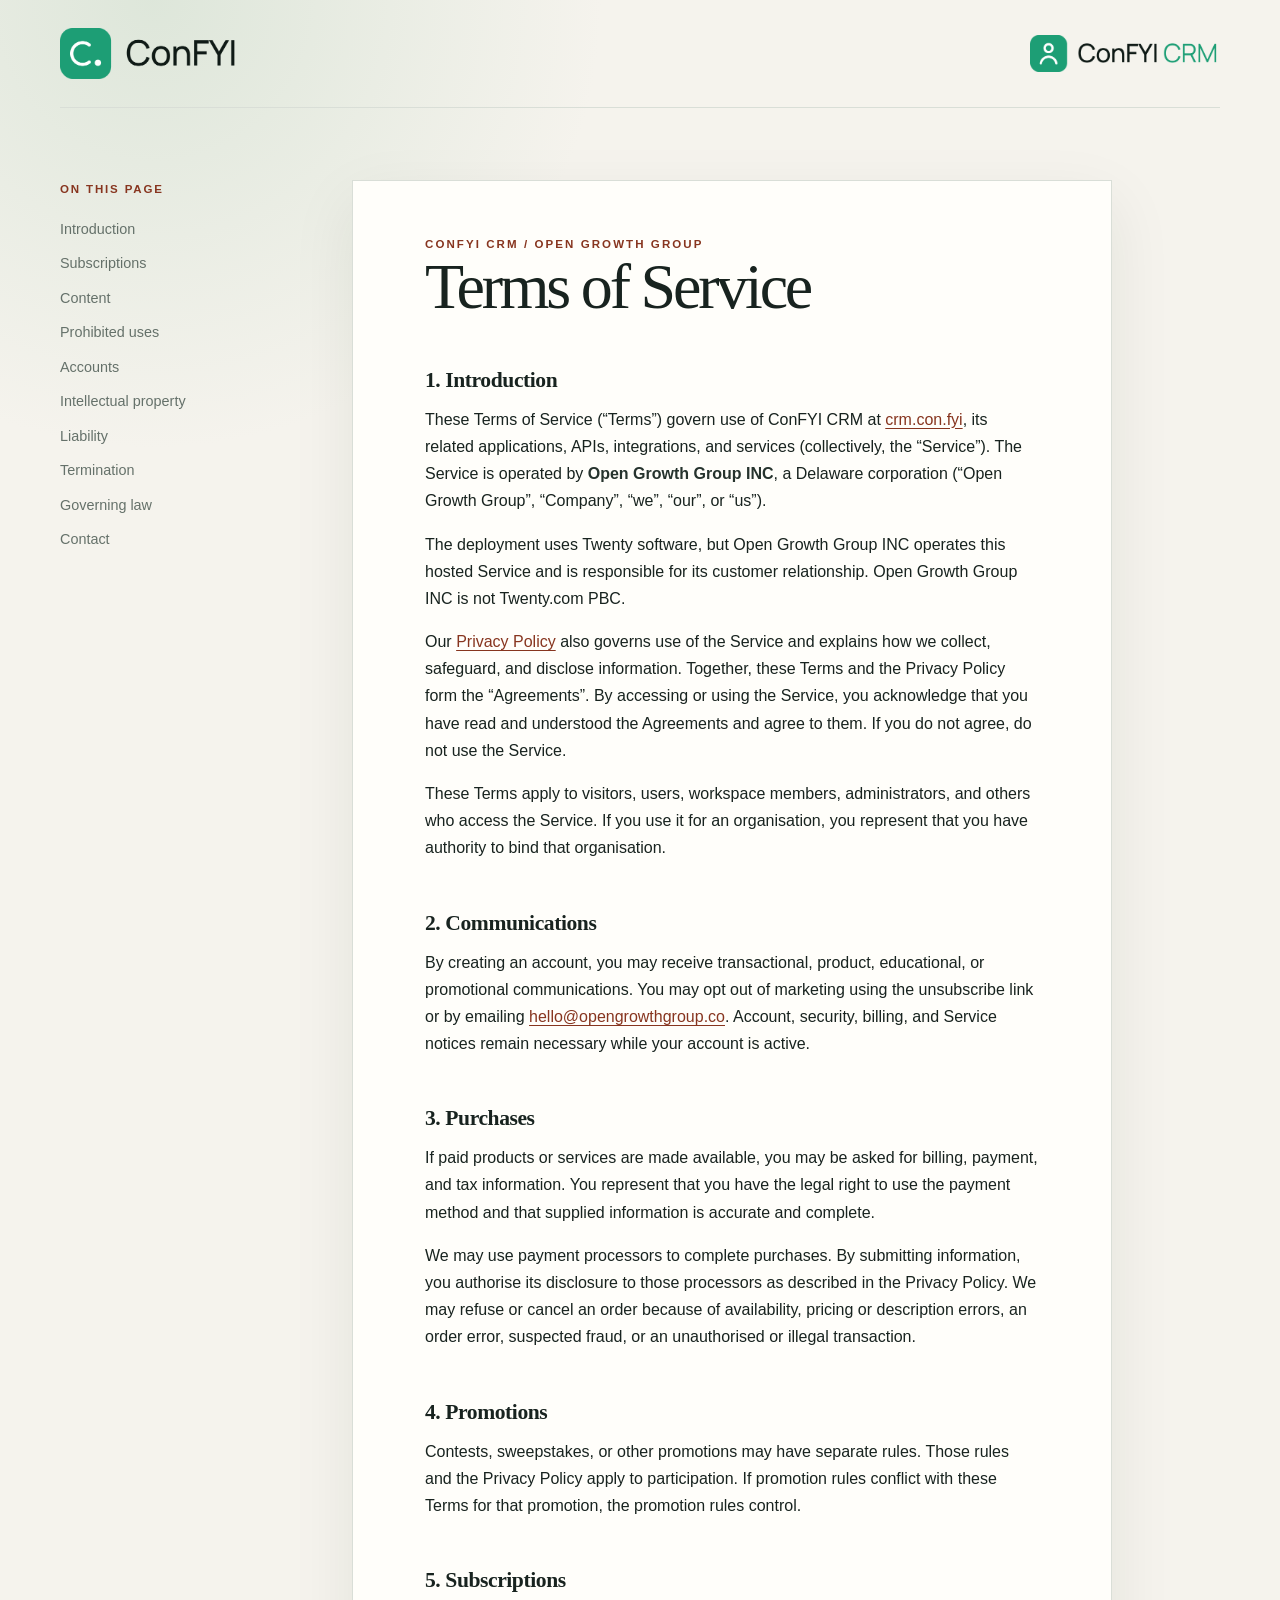
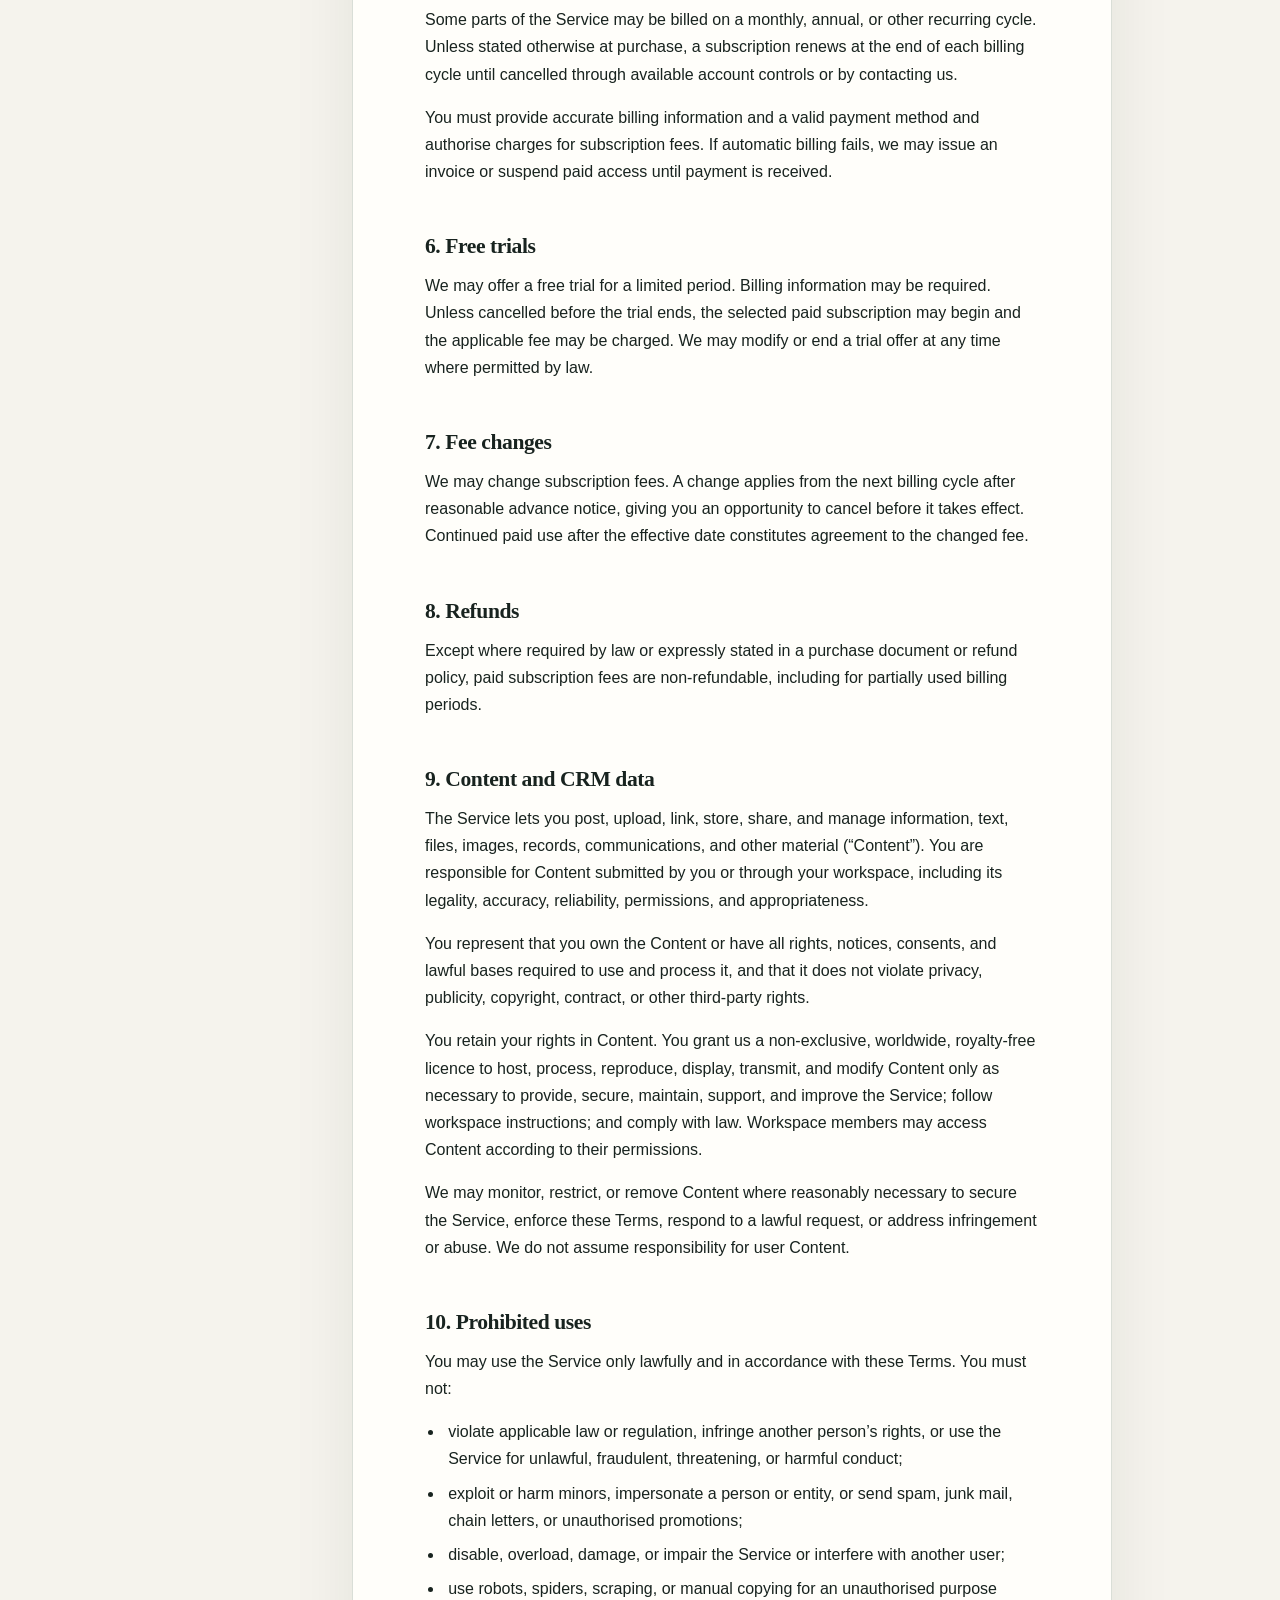
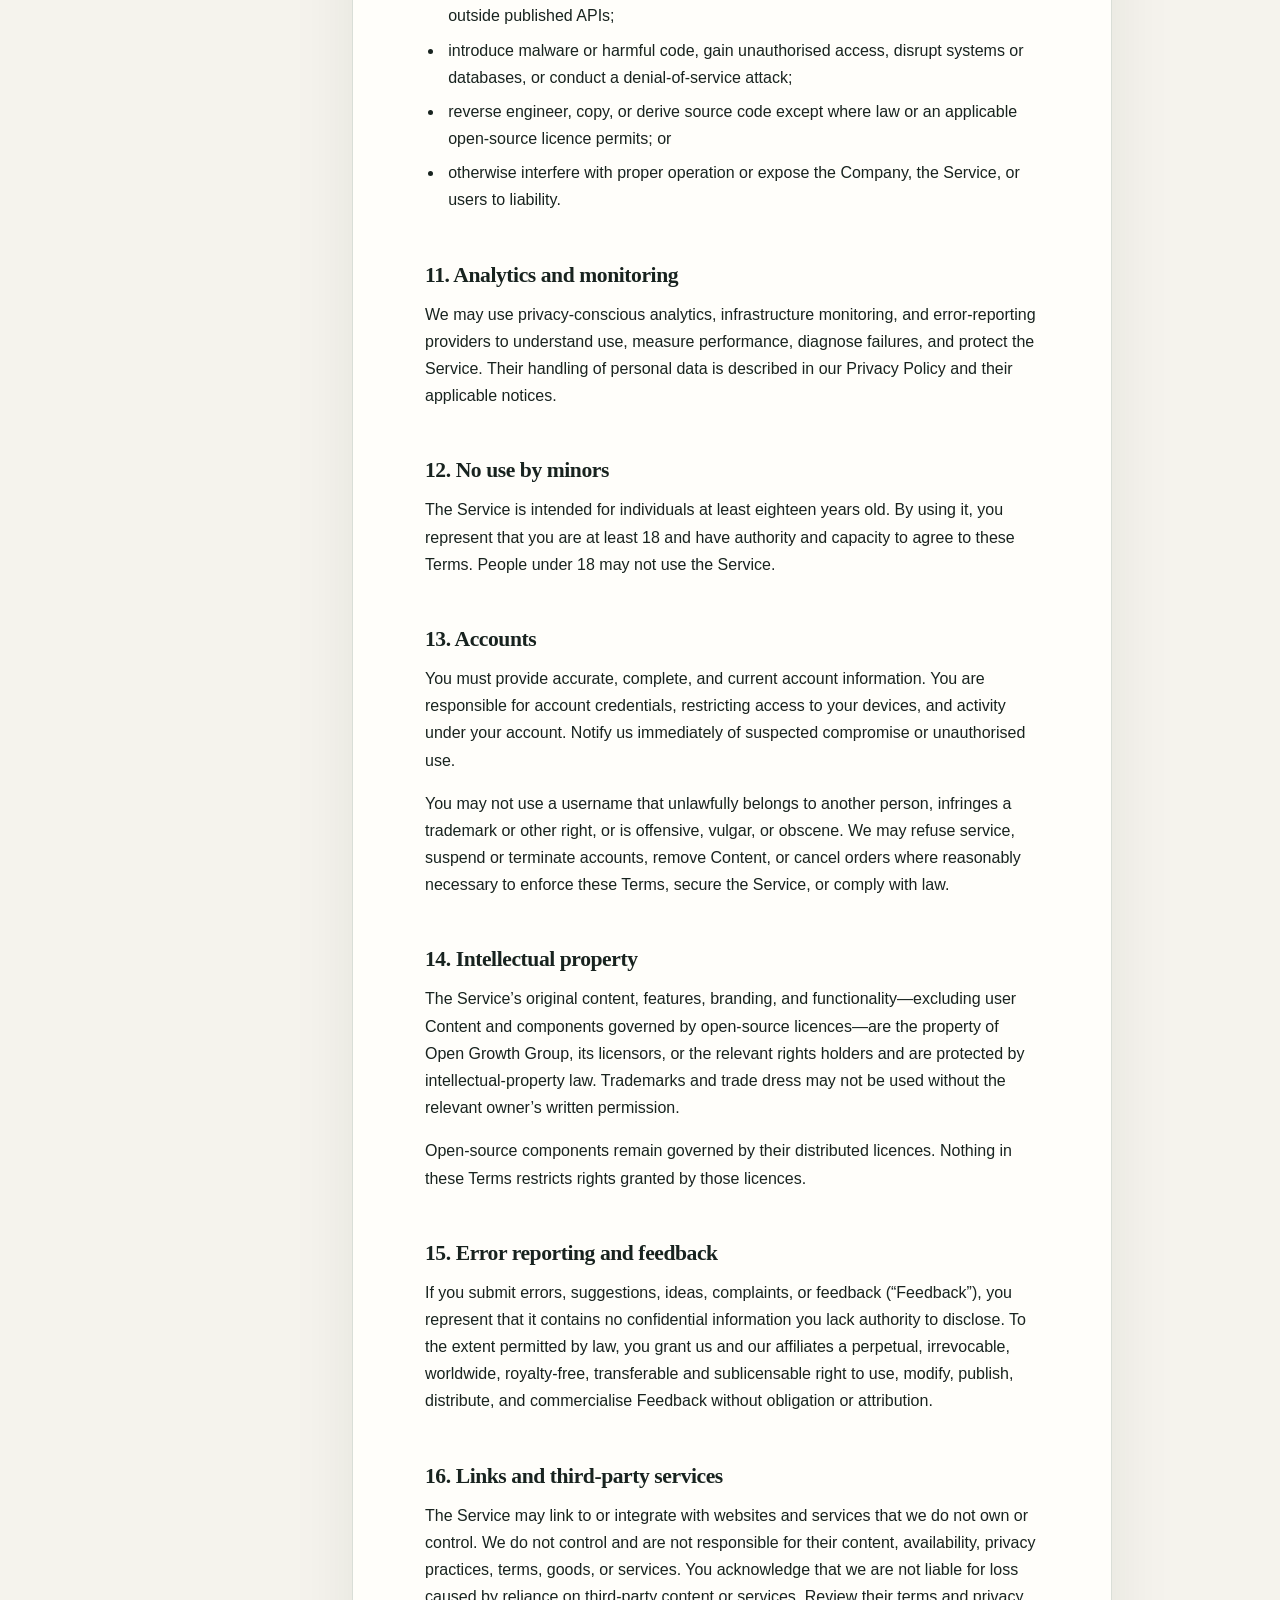
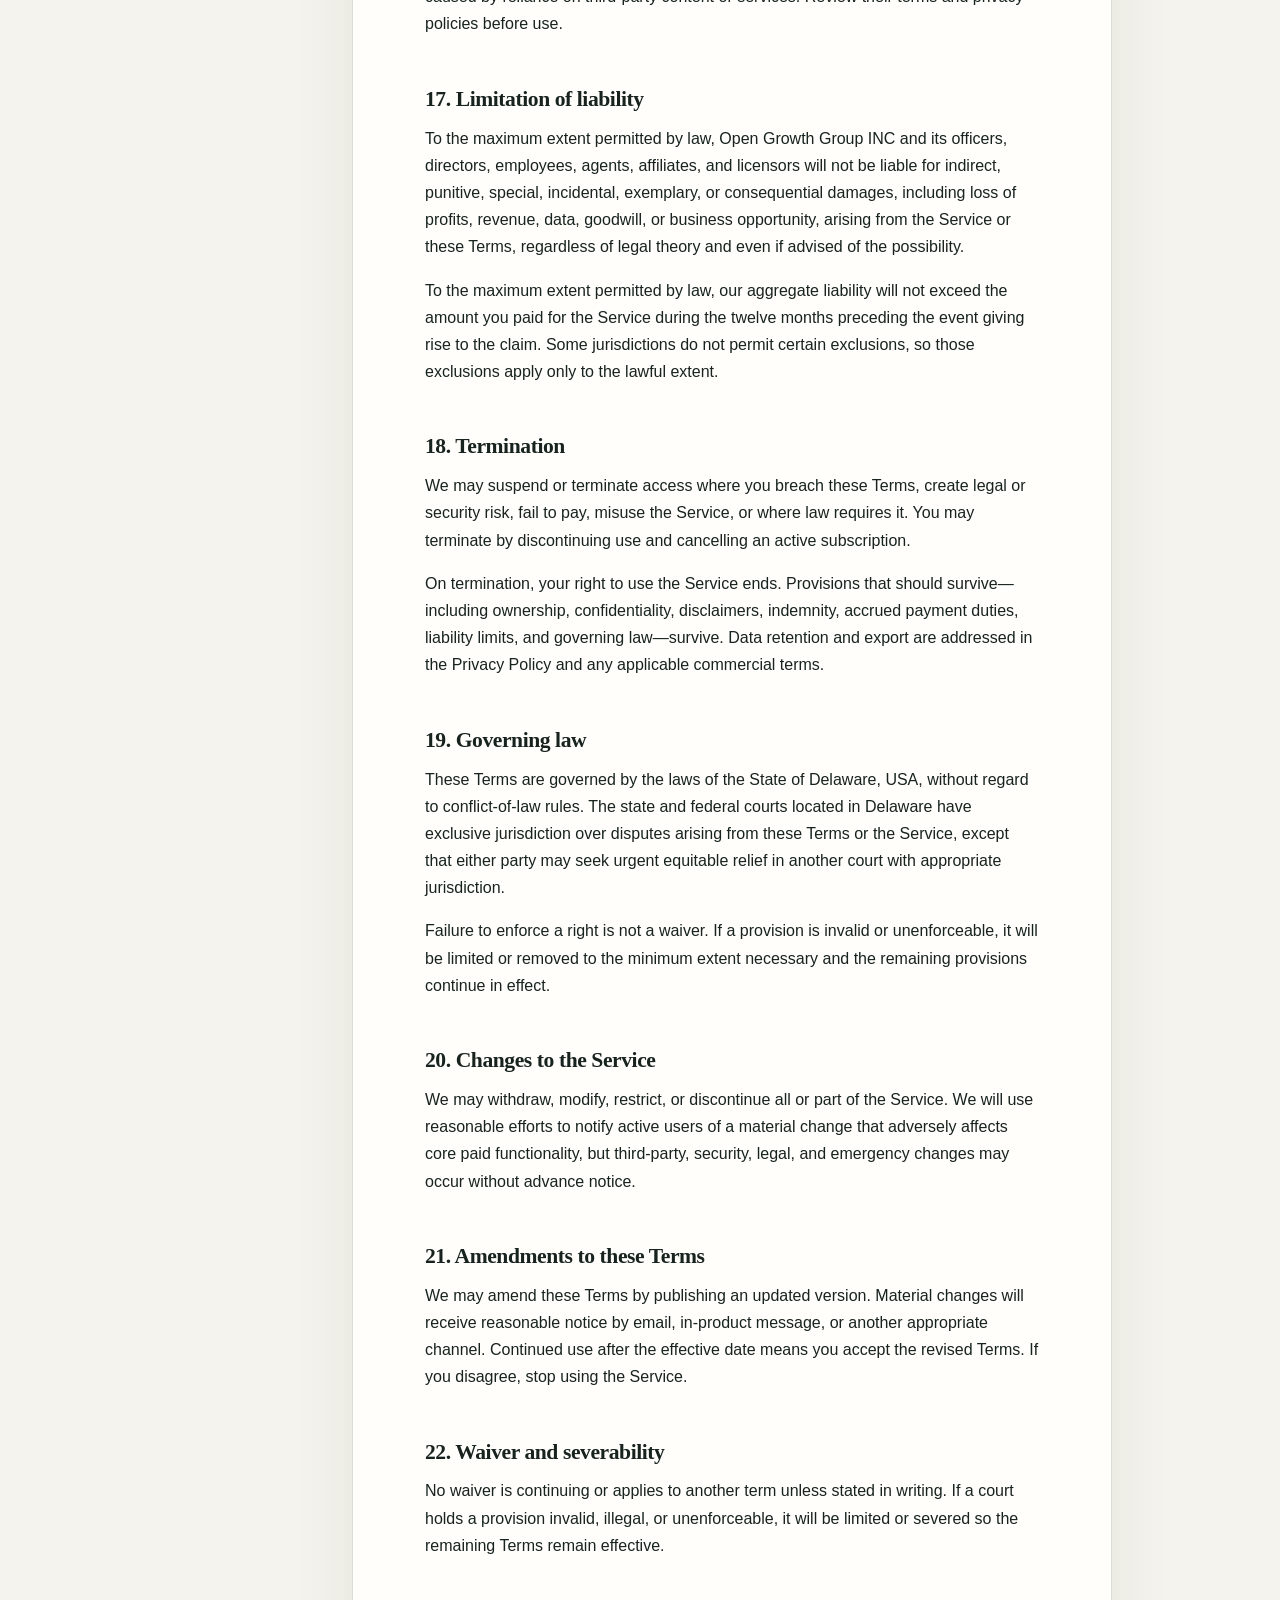
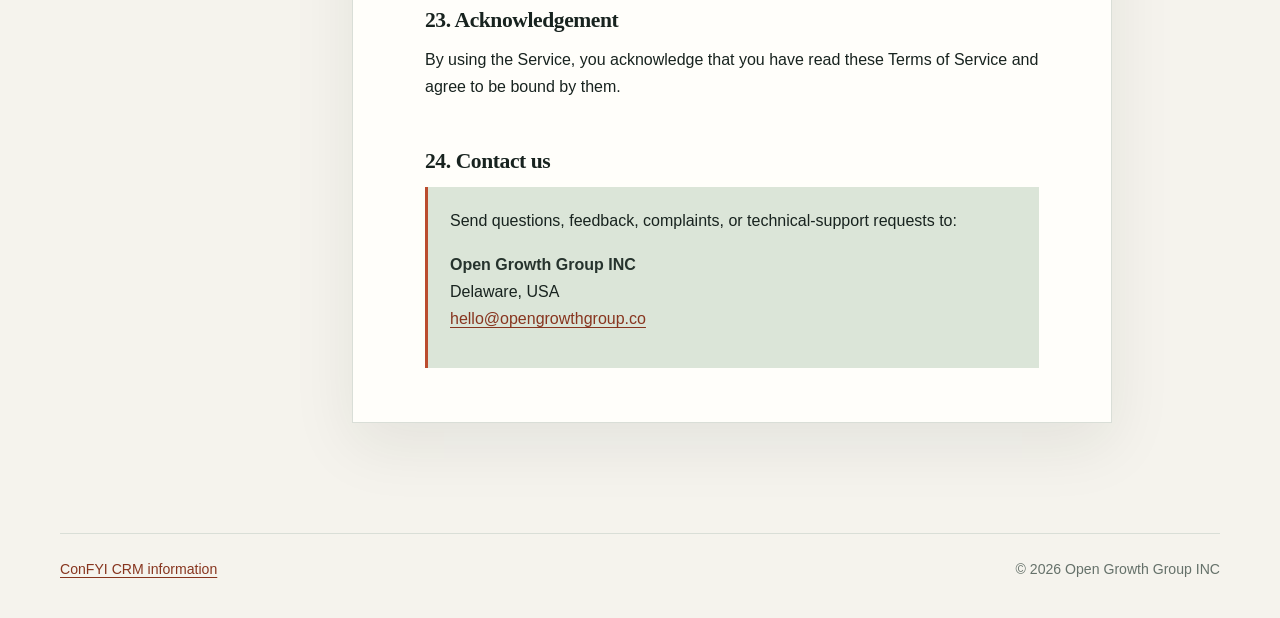
<file: con-fyi-crm/terms-of-service/index.html>
<!doctype html>
<html lang="en">
  <head>
    <meta charset="utf-8">
    <meta name="viewport" content="width=device-width, initial-scale=1">
    <title>Terms of Service — ConFYI CRM</title>
    <meta name="description" content="Terms of Service for the Open Growth Group ConFYI CRM deployment.">
    <link rel="stylesheet" href="../../assets/site.css">
  </head>
  <body>
    <div class="site-shell">
      <header class="site-header">
        <a class="brand-lockup main-lockup" href="/" aria-label="ConFYI home"><img src="../../assets/brand/confyi-lockup.png" alt="ConFYI"></a>
        <a class="brand-lockup" href="../" aria-label="ConFYI CRM home"><img src="../../assets/brand/confyi-crm-lockup.png" alt="ConFYI CRM"></a>
      </header>

      <div class="legal-layout">
        <nav class="legal-nav" aria-label="On this page">
          <p>On this page</p>
          <a href="#introduction">Introduction</a>
          <a href="#subscriptions">Subscriptions</a>
          <a href="#content">Content</a>
          <a href="#prohibited">Prohibited uses</a>
          <a href="#accounts">Accounts</a>
          <a href="#property">Intellectual property</a>
          <a href="#liability">Liability</a>
          <a href="#termination">Termination</a>
          <a href="#law">Governing law</a>
          <a href="#contact">Contact</a>
        </nav>

        <main class="legal-doc">
          <div class="eyebrow">ConFYI CRM / Open Growth Group</div>
          <h1>Terms of Service</h1>

          <h2 id="introduction">1. Introduction</h2>
          <p>These Terms of Service (“Terms”) govern use of ConFYI CRM at <a href="https://crm.con.fyi">crm.con.fyi</a>, its related applications, APIs, integrations, and services (collectively, the “Service”). The Service is operated by <strong>Open Growth Group INC</strong>, a Delaware corporation (“Open Growth Group”, “Company”, “we”, “our”, or “us”).</p>
          <p>The deployment uses Twenty software, but Open Growth Group INC operates this hosted Service and is responsible for its customer relationship. Open Growth Group INC is not Twenty.com PBC.</p>
          <p>Our <a href="../privacy-policy/">Privacy Policy</a> also governs use of the Service and explains how we collect, safeguard, and disclose information. Together, these Terms and the Privacy Policy form the “Agreements”. By accessing or using the Service, you acknowledge that you have read and understood the Agreements and agree to them. If you do not agree, do not use the Service.</p>
          <p>These Terms apply to visitors, users, workspace members, administrators, and others who access the Service. If you use it for an organisation, you represent that you have authority to bind that organisation.</p>

          <h2>2. Communications</h2>
          <p>By creating an account, you may receive transactional, product, educational, or promotional communications. You may opt out of marketing using the unsubscribe link or by emailing <a href="mailto:hello@opengrowthgroup.co">hello@opengrowthgroup.co</a>. Account, security, billing, and Service notices remain necessary while your account is active.</p>

          <h2>3. Purchases</h2>
          <p>If paid products or services are made available, you may be asked for billing, payment, and tax information. You represent that you have the legal right to use the payment method and that supplied information is accurate and complete.</p>
          <p>We may use payment processors to complete purchases. By submitting information, you authorise its disclosure to those processors as described in the Privacy Policy. We may refuse or cancel an order because of availability, pricing or description errors, an order error, suspected fraud, or an unauthorised or illegal transaction.</p>

          <h2>4. Promotions</h2>
          <p>Contests, sweepstakes, or other promotions may have separate rules. Those rules and the Privacy Policy apply to participation. If promotion rules conflict with these Terms for that promotion, the promotion rules control.</p>

          <h2 id="subscriptions">5. Subscriptions</h2>
          <p>Some parts of the Service may be billed on a monthly, annual, or other recurring cycle. Unless stated otherwise at purchase, a subscription renews at the end of each billing cycle until cancelled through available account controls or by contacting us.</p>
          <p>You must provide accurate billing information and a valid payment method and authorise charges for subscription fees. If automatic billing fails, we may issue an invoice or suspend paid access until payment is received.</p>

          <h2>6. Free trials</h2>
          <p>We may offer a free trial for a limited period. Billing information may be required. Unless cancelled before the trial ends, the selected paid subscription may begin and the applicable fee may be charged. We may modify or end a trial offer at any time where permitted by law.</p>

          <h2>7. Fee changes</h2>
          <p>We may change subscription fees. A change applies from the next billing cycle after reasonable advance notice, giving you an opportunity to cancel before it takes effect. Continued paid use after the effective date constitutes agreement to the changed fee.</p>

          <h2>8. Refunds</h2>
          <p>Except where required by law or expressly stated in a purchase document or refund policy, paid subscription fees are non-refundable, including for partially used billing periods.</p>

          <h2 id="content">9. Content and CRM data</h2>
          <p>The Service lets you post, upload, link, store, share, and manage information, text, files, images, records, communications, and other material (“Content”). You are responsible for Content submitted by you or through your workspace, including its legality, accuracy, reliability, permissions, and appropriateness.</p>
          <p>You represent that you own the Content or have all rights, notices, consents, and lawful bases required to use and process it, and that it does not violate privacy, publicity, copyright, contract, or other third-party rights.</p>
          <p>You retain your rights in Content. You grant us a non-exclusive, worldwide, royalty-free licence to host, process, reproduce, display, transmit, and modify Content only as necessary to provide, secure, maintain, support, and improve the Service; follow workspace instructions; and comply with law. Workspace members may access Content according to their permissions.</p>
          <p>We may monitor, restrict, or remove Content where reasonably necessary to secure the Service, enforce these Terms, respond to a lawful request, or address infringement or abuse. We do not assume responsibility for user Content.</p>

          <h2 id="prohibited">10. Prohibited uses</h2>
          <p>You may use the Service only lawfully and in accordance with these Terms. You must not:</p>
          <ul>
            <li>violate applicable law or regulation, infringe another person’s rights, or use the Service for unlawful, fraudulent, threatening, or harmful conduct;</li>
            <li>exploit or harm minors, impersonate a person or entity, or send spam, junk mail, chain letters, or unauthorised promotions;</li>
            <li>disable, overload, damage, or impair the Service or interfere with another user;</li>
            <li>use robots, spiders, scraping, or manual copying for an unauthorised purpose outside published APIs;</li>
            <li>introduce malware or harmful code, gain unauthorised access, disrupt systems or databases, or conduct a denial-of-service attack;</li>
            <li>reverse engineer, copy, or derive source code except where law or an applicable open-source licence permits; or</li>
            <li>otherwise interfere with proper operation or expose the Company, the Service, or users to liability.</li>
          </ul>

          <h2>11. Analytics and monitoring</h2>
          <p>We may use privacy-conscious analytics, infrastructure monitoring, and error-reporting providers to understand use, measure performance, diagnose failures, and protect the Service. Their handling of personal data is described in our Privacy Policy and their applicable notices.</p>

          <h2>12. No use by minors</h2>
          <p>The Service is intended for individuals at least eighteen years old. By using it, you represent that you are at least 18 and have authority and capacity to agree to these Terms. People under 18 may not use the Service.</p>

          <h2 id="accounts">13. Accounts</h2>
          <p>You must provide accurate, complete, and current account information. You are responsible for account credentials, restricting access to your devices, and activity under your account. Notify us immediately of suspected compromise or unauthorised use.</p>
          <p>You may not use a username that unlawfully belongs to another person, infringes a trademark or other right, or is offensive, vulgar, or obscene. We may refuse service, suspend or terminate accounts, remove Content, or cancel orders where reasonably necessary to enforce these Terms, secure the Service, or comply with law.</p>

          <h2 id="property">14. Intellectual property</h2>
          <p>The Service’s original content, features, branding, and functionality—excluding user Content and components governed by open-source licences—are the property of Open Growth Group, its licensors, or the relevant rights holders and are protected by intellectual-property law. Trademarks and trade dress may not be used without the relevant owner’s written permission.</p>
          <p>Open-source components remain governed by their distributed licences. Nothing in these Terms restricts rights granted by those licences.</p>

          <h2>15. Error reporting and feedback</h2>
          <p>If you submit errors, suggestions, ideas, complaints, or feedback (“Feedback”), you represent that it contains no confidential information you lack authority to disclose. To the extent permitted by law, you grant us and our affiliates a perpetual, irrevocable, worldwide, royalty-free, transferable and sublicensable right to use, modify, publish, distribute, and commercialise Feedback without obligation or attribution.</p>

          <h2>16. Links and third-party services</h2>
          <p>The Service may link to or integrate with websites and services that we do not own or control. We do not control and are not responsible for their content, availability, privacy practices, terms, goods, or services. You acknowledge that we are not liable for loss caused by reliance on third-party content or services. Review their terms and privacy policies before use.</p>

          <h2 id="liability">17. Limitation of liability</h2>
          <p>To the maximum extent permitted by law, Open Growth Group INC and its officers, directors, employees, agents, affiliates, and licensors will not be liable for indirect, punitive, special, incidental, exemplary, or consequential damages, including loss of profits, revenue, data, goodwill, or business opportunity, arising from the Service or these Terms, regardless of legal theory and even if advised of the possibility.</p>
          <p>To the maximum extent permitted by law, our aggregate liability will not exceed the amount you paid for the Service during the twelve months preceding the event giving rise to the claim. Some jurisdictions do not permit certain exclusions, so those exclusions apply only to the lawful extent.</p>

          <h2 id="termination">18. Termination</h2>
          <p>We may suspend or terminate access where you breach these Terms, create legal or security risk, fail to pay, misuse the Service, or where law requires it. You may terminate by discontinuing use and cancelling an active subscription.</p>
          <p>On termination, your right to use the Service ends. Provisions that should survive—including ownership, confidentiality, disclaimers, indemnity, accrued payment duties, liability limits, and governing law—survive. Data retention and export are addressed in the Privacy Policy and any applicable commercial terms.</p>

          <h2 id="law">19. Governing law</h2>
          <p>These Terms are governed by the laws of the State of Delaware, USA, without regard to conflict-of-law rules. The state and federal courts located in Delaware have exclusive jurisdiction over disputes arising from these Terms or the Service, except that either party may seek urgent equitable relief in another court with appropriate jurisdiction.</p>
          <p>Failure to enforce a right is not a waiver. If a provision is invalid or unenforceable, it will be limited or removed to the minimum extent necessary and the remaining provisions continue in effect.</p>

          <h2>20. Changes to the Service</h2>
          <p>We may withdraw, modify, restrict, or discontinue all or part of the Service. We will use reasonable efforts to notify active users of a material change that adversely affects core paid functionality, but third-party, security, legal, and emergency changes may occur without advance notice.</p>

          <h2>21. Amendments to these Terms</h2>
          <p>We may amend these Terms by publishing an updated version. Material changes will receive reasonable notice by email, in-product message, or another appropriate channel. Continued use after the effective date means you accept the revised Terms. If you disagree, stop using the Service.</p>

          <h2>22. Waiver and severability</h2>
          <p>No waiver is continuing or applies to another term unless stated in writing. If a court holds a provision invalid, illegal, or unenforceable, it will be limited or severed so the remaining Terms remain effective.</p>

          <h2>23. Acknowledgement</h2>
          <p>By using the Service, you acknowledge that you have read these Terms of Service and agree to be bound by them.</p>

          <h2 id="contact">24. Contact us</h2>
          <div class="contact">
            <p>Send questions, feedback, complaints, or technical-support requests to:</p>
            <p><strong>Open Growth Group INC</strong><br>
              Delaware, USA<br>
              <a href="mailto:hello@opengrowthgroup.co">hello@opengrowthgroup.co</a>
            </p>
          </div>
        </main>
      </div>

      <footer class="site-footer"><span><a href="/con-fyi-crm/">ConFYI CRM information</a></span><span>© 2026 Open Growth Group INC</span></footer>
    </div>
  </body>
</html>
</file>
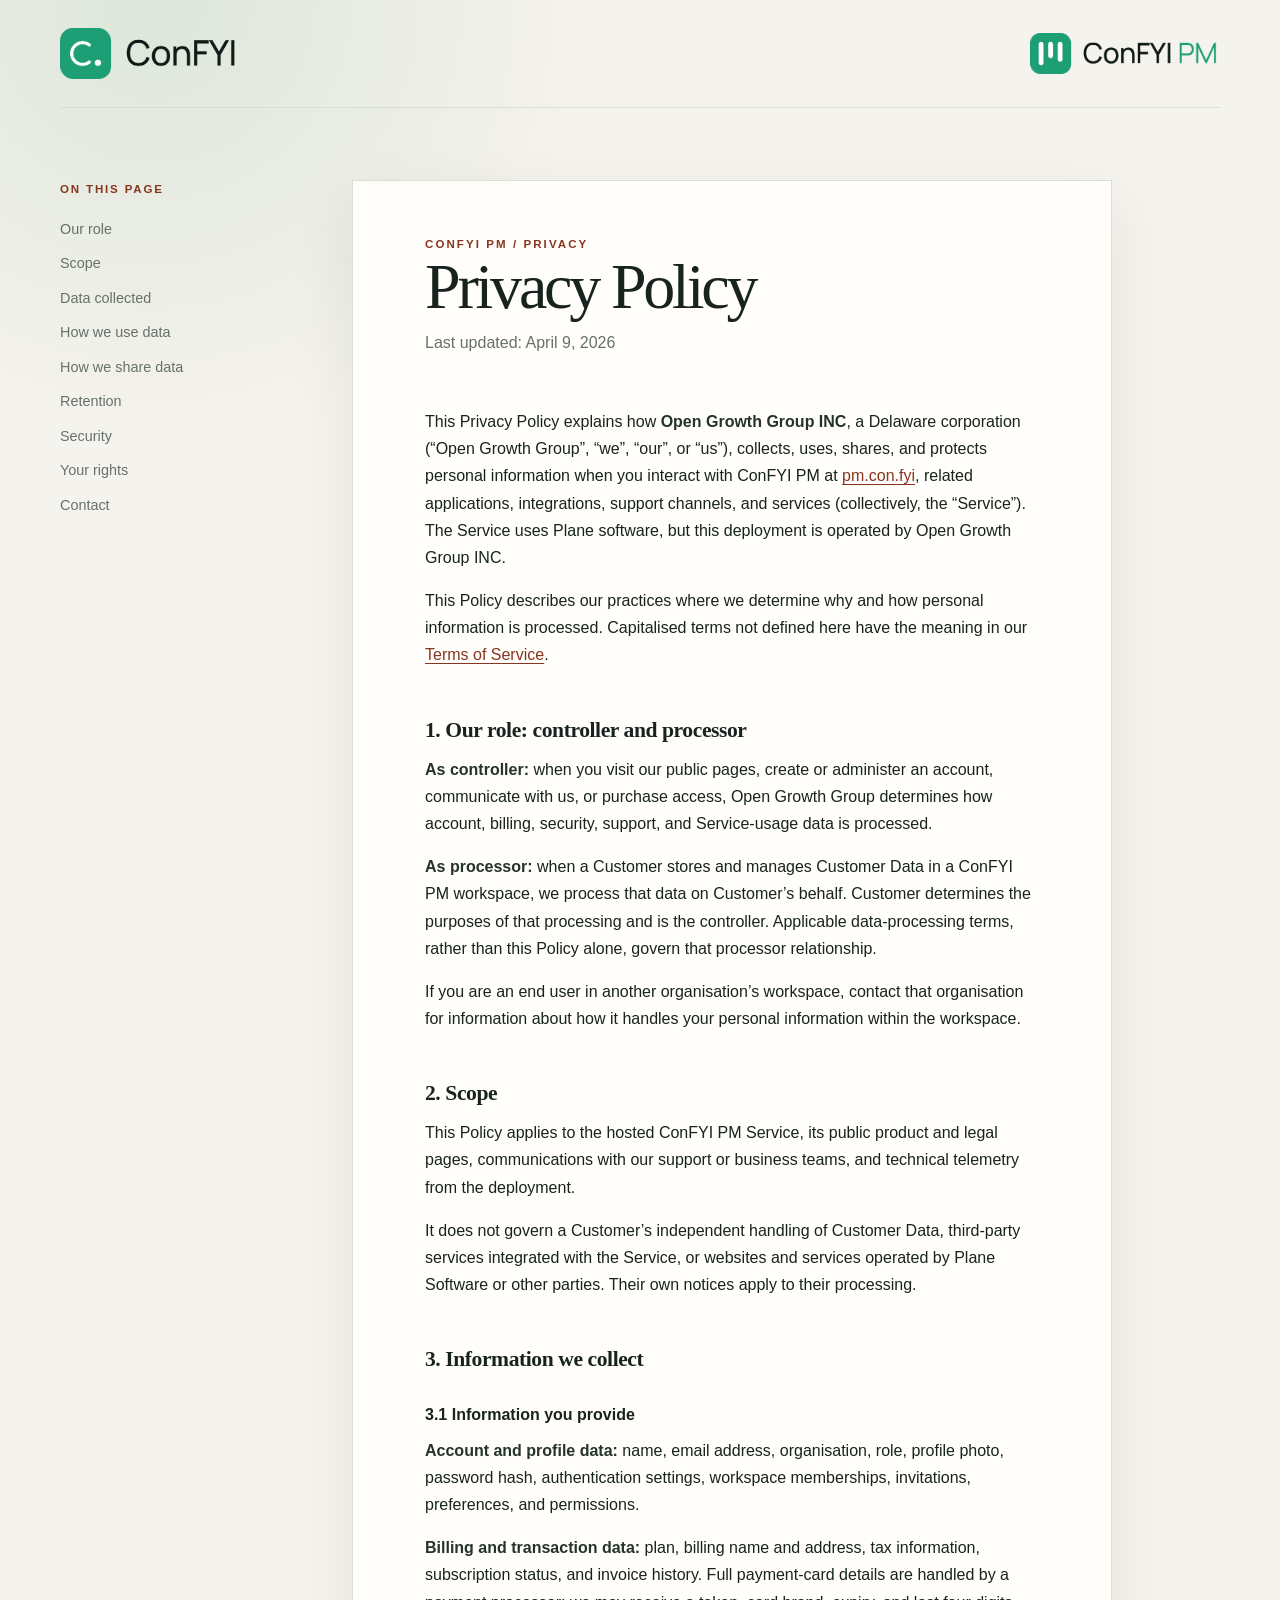
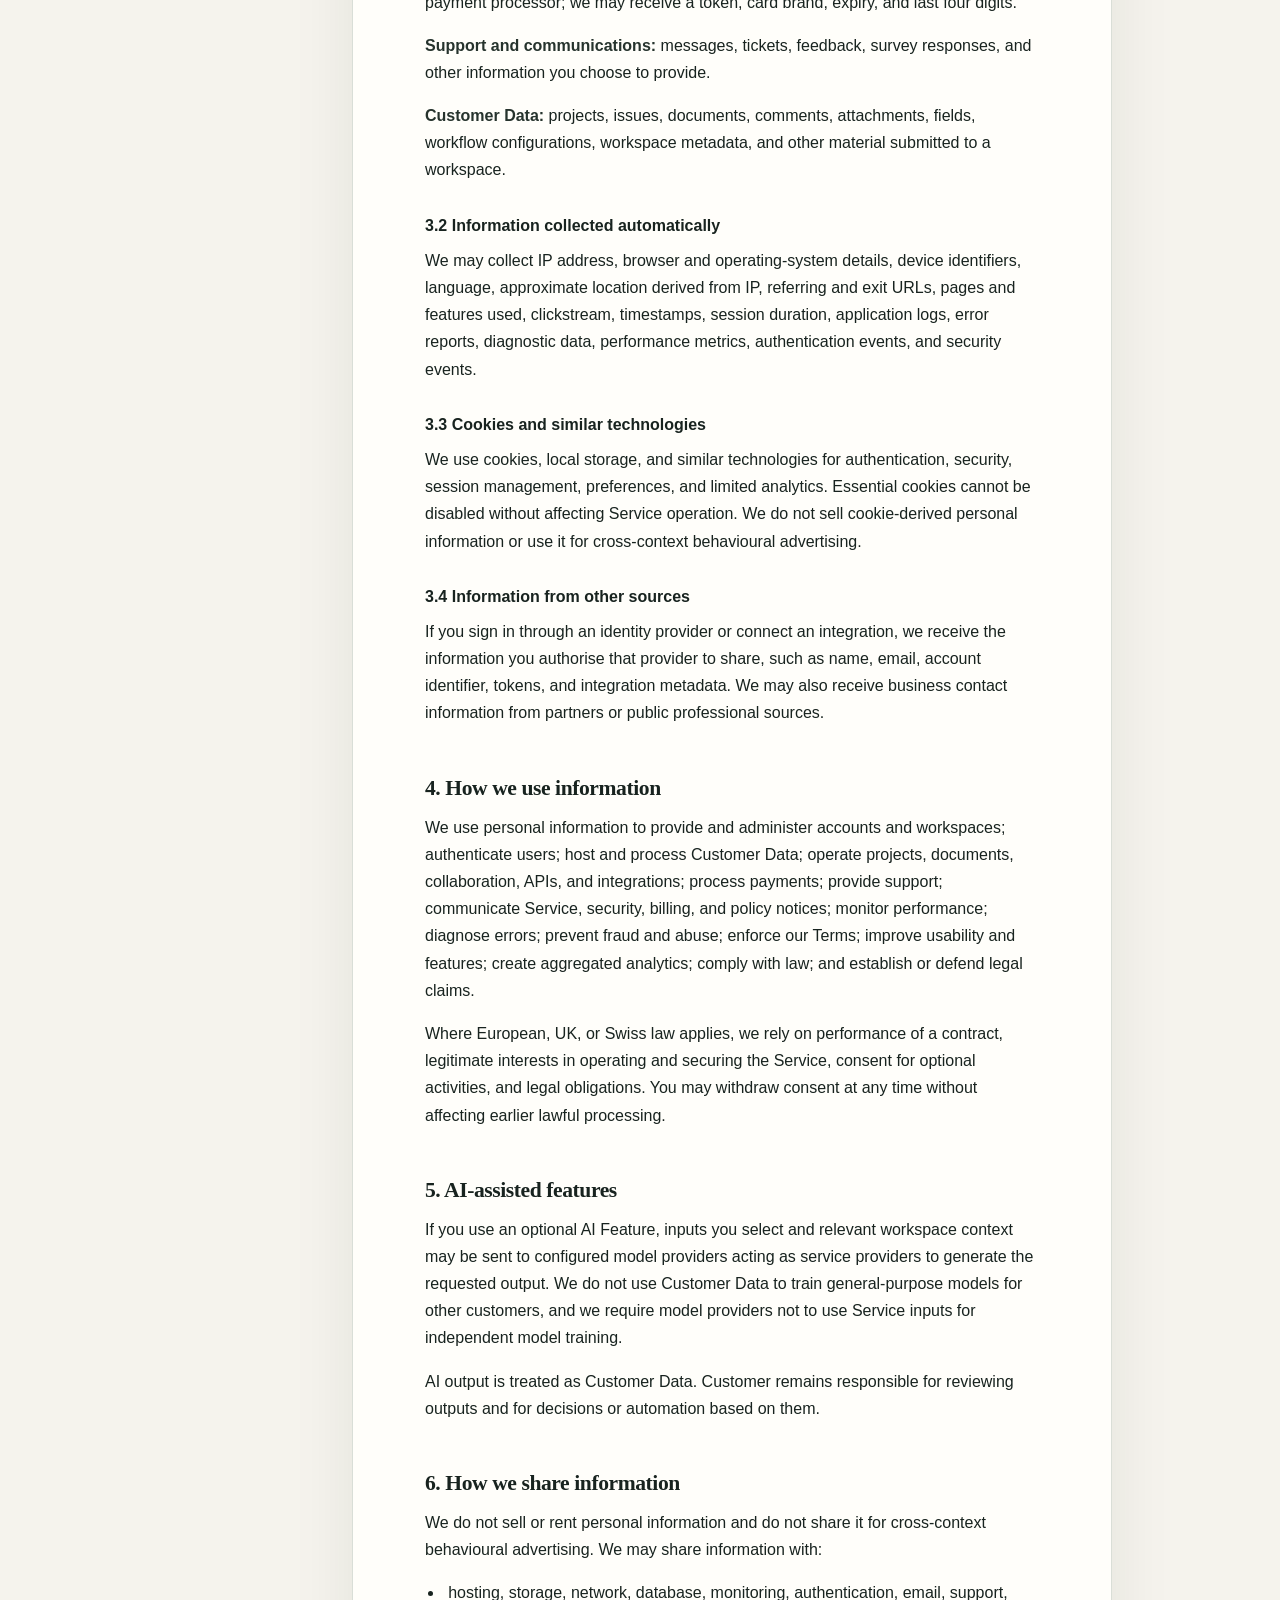
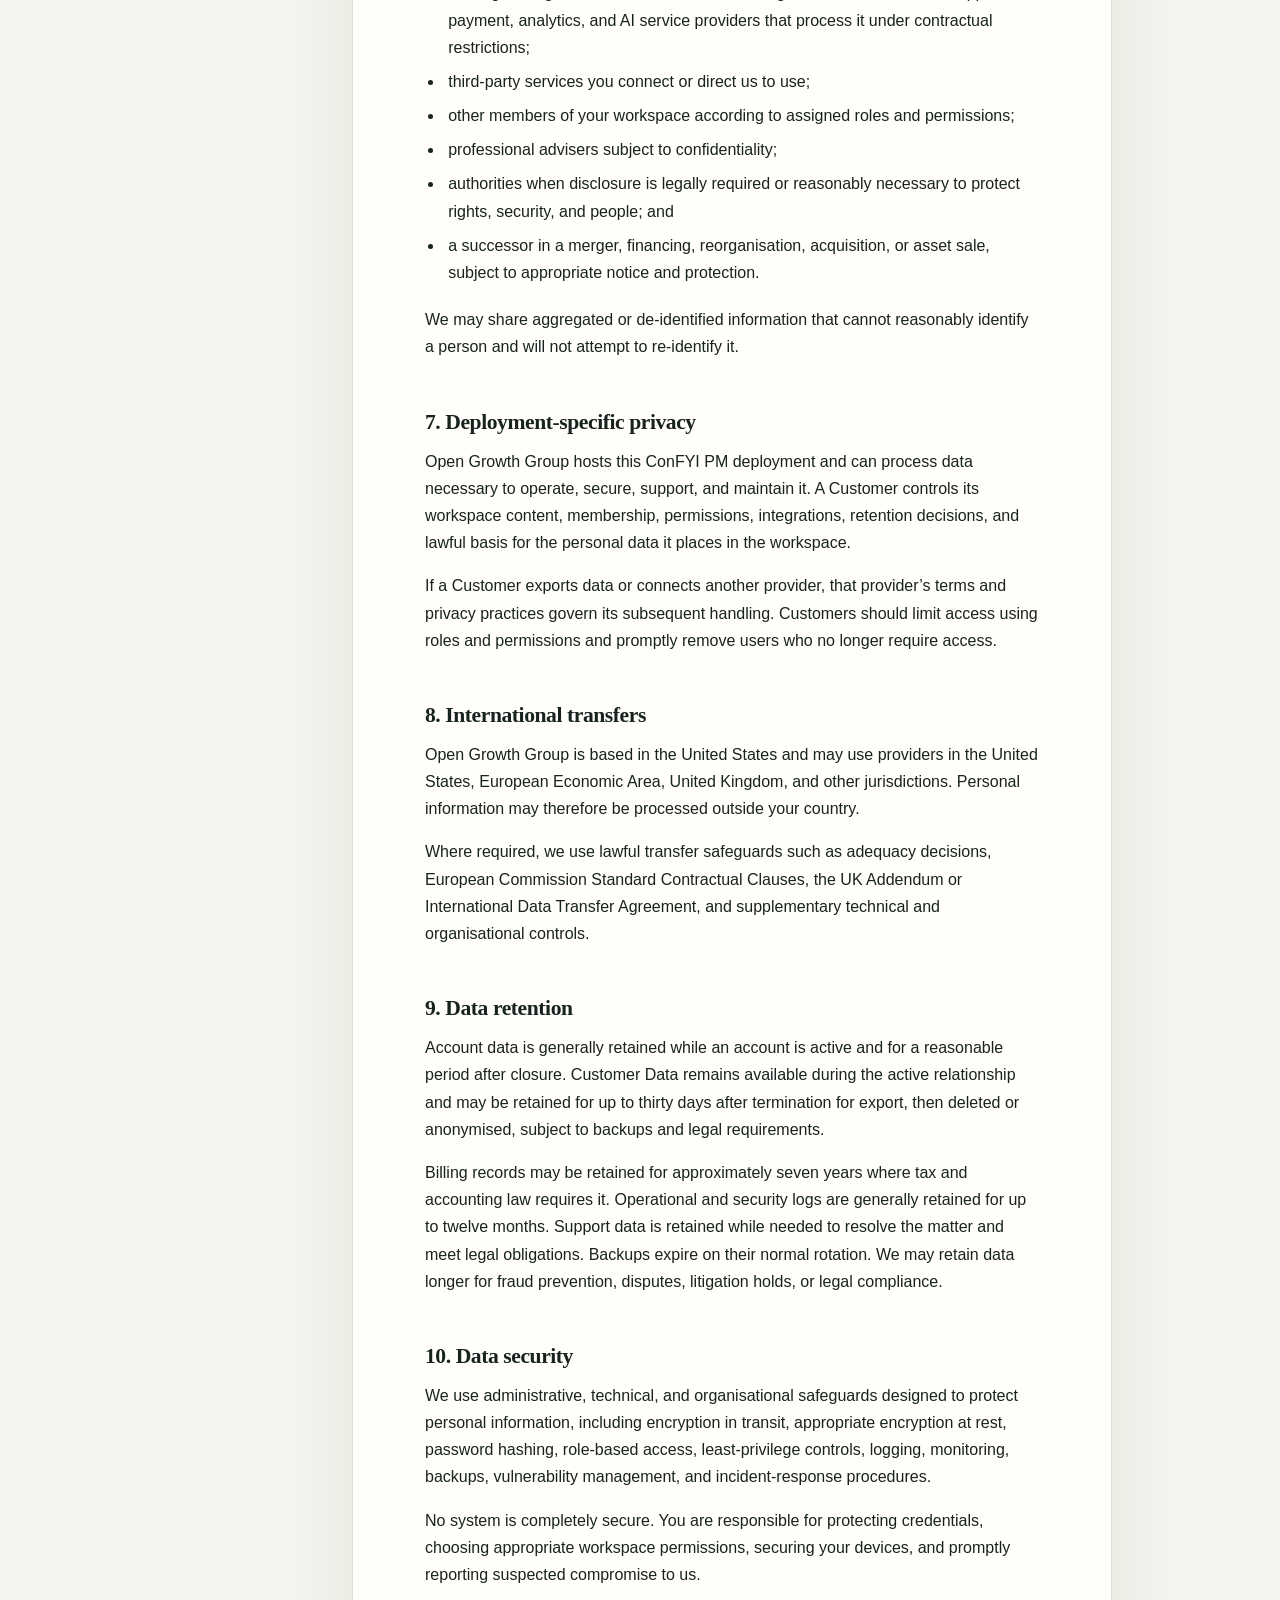
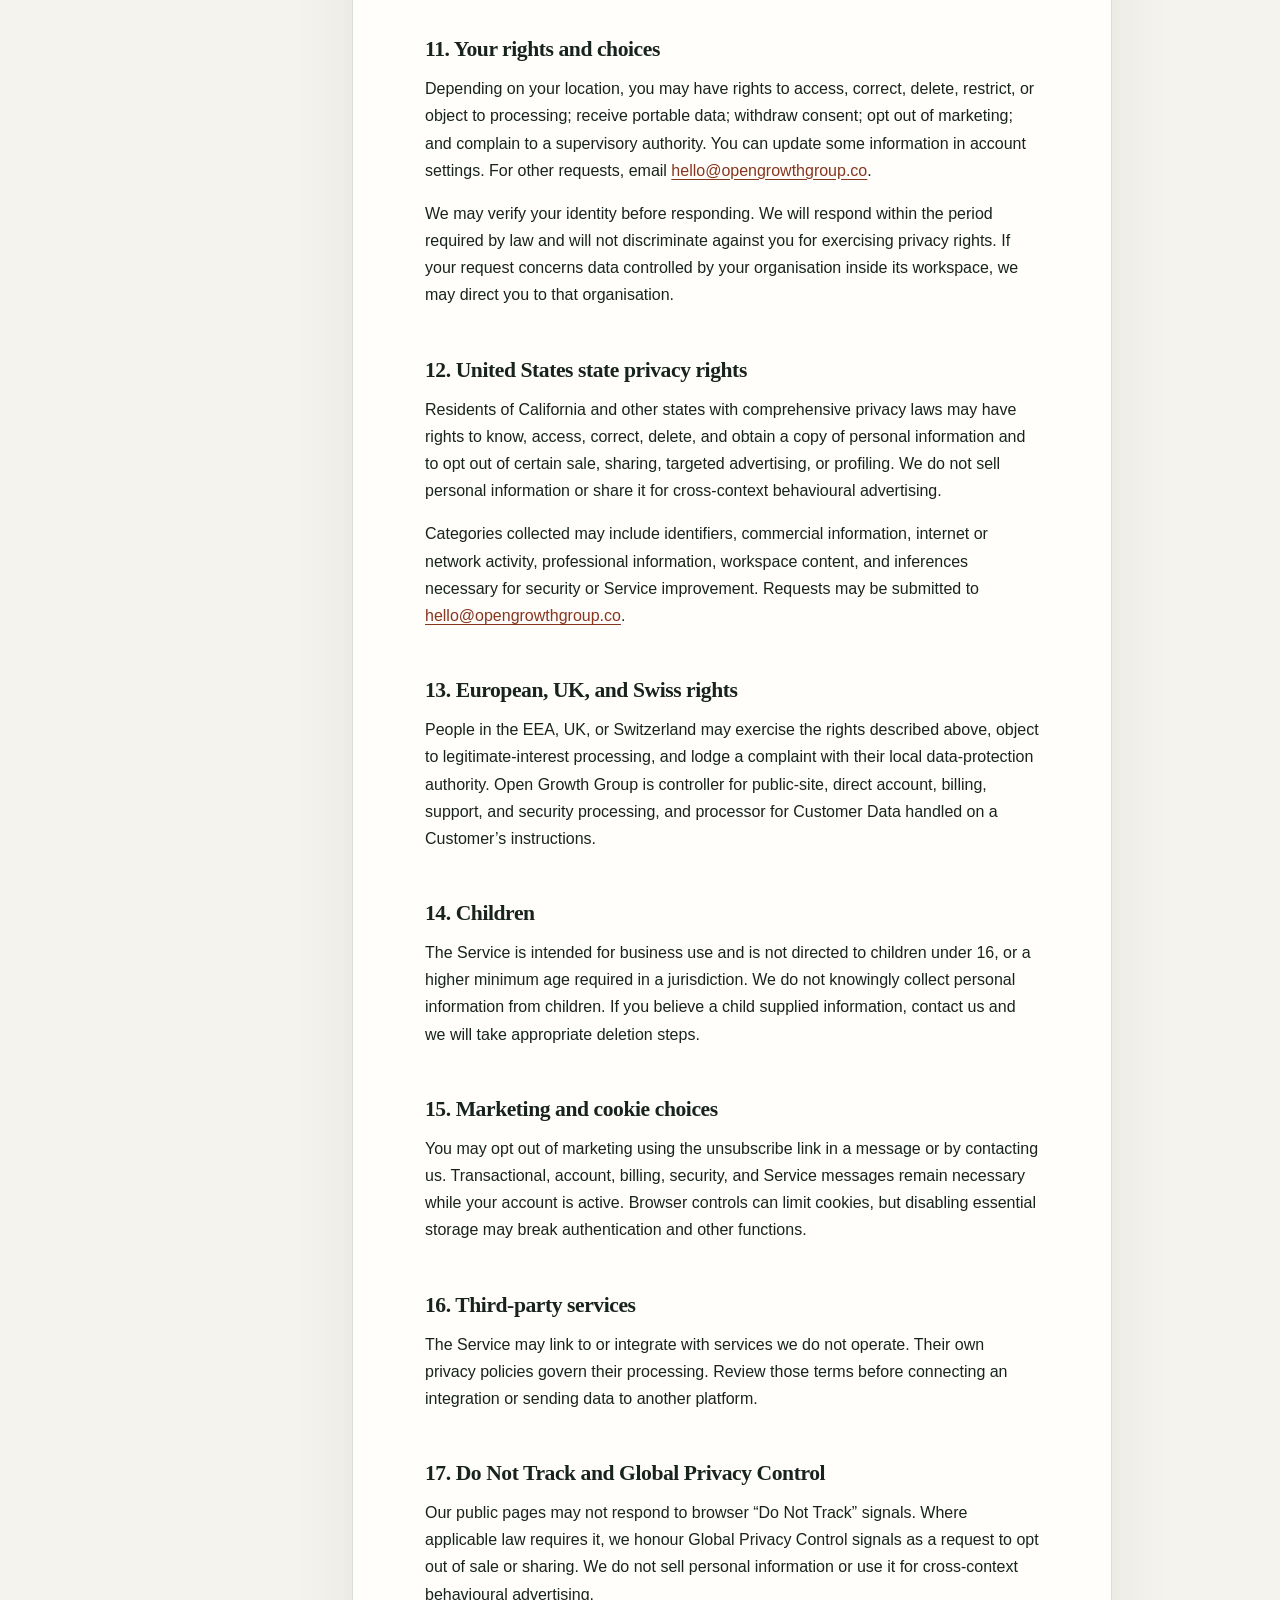
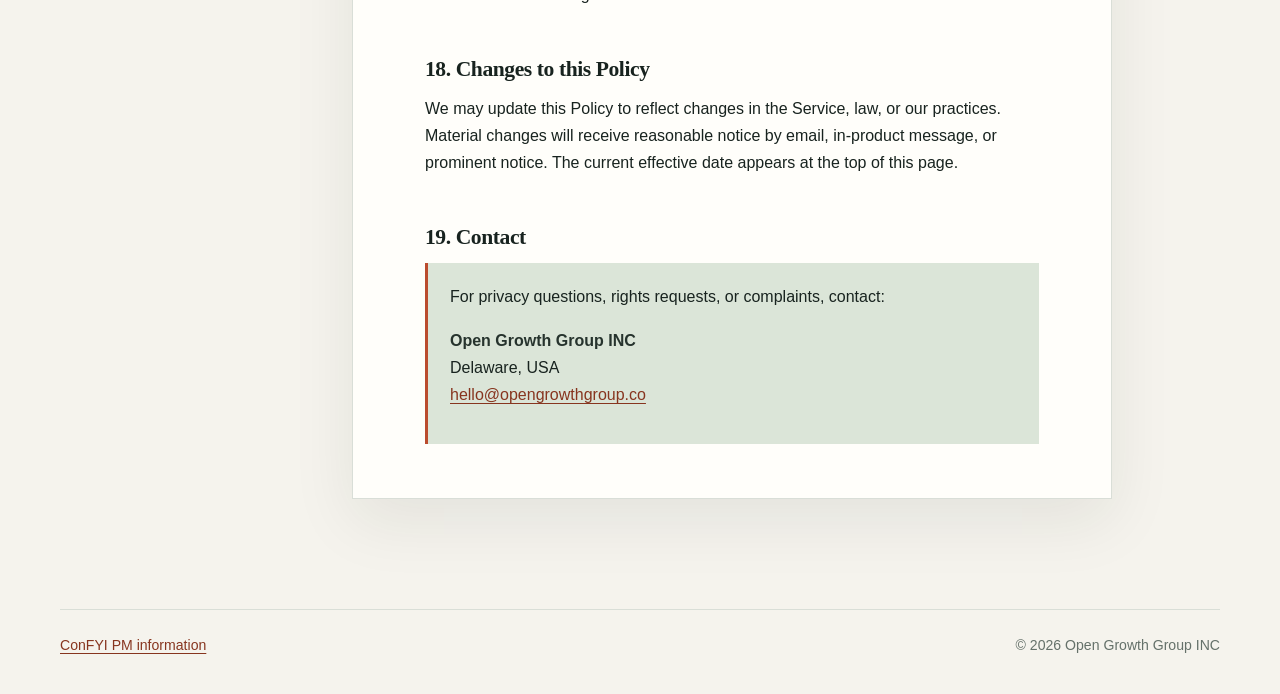
<file: con-fyi-pm/privacy-policy/index.html>
<!doctype html>
<html lang="en">
  <head>
    <meta charset="utf-8">
    <meta name="viewport" content="width=device-width, initial-scale=1">
    <title>Privacy Policy — ConFYI PM</title>
    <meta name="description" content="Privacy Policy for the Open Growth Group ConFYI PM deployment.">
    <link rel="stylesheet" href="../../assets/site.css">
  </head>
  <body>
    <div class="site-shell">
      <header class="site-header">
        <a class="brand-lockup main-lockup" href="/" aria-label="ConFYI home"><img src="../../assets/brand/confyi-lockup.png" alt="ConFYI"></a>
        <a class="brand-lockup" href="../" aria-label="ConFYI PM home"><img src="../../assets/brand/confyi-pm-lockup.png" alt="ConFYI PM"></a>
      </header>

      <div class="legal-layout">
        <nav class="legal-nav" aria-label="On this page">
          <p>On this page</p>
          <a href="#roles">Our role</a>
          <a href="#scope">Scope</a>
          <a href="#collect">Data collected</a>
          <a href="#use">How we use data</a>
          <a href="#share">How we share data</a>
          <a href="#retention">Retention</a>
          <a href="#security">Security</a>
          <a href="#rights">Your rights</a>
          <a href="#contact">Contact</a>
        </nav>

        <main class="legal-doc">
          <div class="eyebrow">ConFYI PM / privacy</div>
          <h1>Privacy Policy</h1>
          <p class="date">Last updated: April 9, 2026</p>

          <p>This Privacy Policy explains how <strong>Open Growth Group INC</strong>, a Delaware corporation (“Open Growth Group”, “we”, “our”, or “us”), collects, uses, shares, and protects personal information when you interact with ConFYI PM at <a href="https://pm.con.fyi">pm.con.fyi</a>, related applications, integrations, support channels, and services (collectively, the “Service”). The Service uses Plane software, but this deployment is operated by Open Growth Group INC.</p>
          <p>This Policy describes our practices where we determine why and how personal information is processed. Capitalised terms not defined here have the meaning in our <a href="../terms-of-service/">Terms of Service</a>.</p>

          <h2 id="roles">1. Our role: controller and processor</h2>
          <p><strong>As controller:</strong> when you visit our public pages, create or administer an account, communicate with us, or purchase access, Open Growth Group determines how account, billing, security, support, and Service-usage data is processed.</p>
          <p><strong>As processor:</strong> when a Customer stores and manages Customer Data in a ConFYI PM workspace, we process that data on Customer’s behalf. Customer determines the purposes of that processing and is the controller. Applicable data-processing terms, rather than this Policy alone, govern that processor relationship.</p>
          <p>If you are an end user in another organisation’s workspace, contact that organisation for information about how it handles your personal information within the workspace.</p>

          <h2 id="scope">2. Scope</h2>
          <p>This Policy applies to the hosted ConFYI PM Service, its public product and legal pages, communications with our support or business teams, and technical telemetry from the deployment.</p>
          <p>It does not govern a Customer’s independent handling of Customer Data, third-party services integrated with the Service, or websites and services operated by Plane Software or other parties. Their own notices apply to their processing.</p>

          <h2 id="collect">3. Information we collect</h2>
          <h3>3.1 Information you provide</h3>
          <p><strong>Account and profile data:</strong> name, email address, organisation, role, profile photo, password hash, authentication settings, workspace memberships, invitations, preferences, and permissions.</p>
          <p><strong>Billing and transaction data:</strong> plan, billing name and address, tax information, subscription status, and invoice history. Full payment-card details are handled by a payment processor; we may receive a token, card brand, expiry, and last four digits.</p>
          <p><strong>Support and communications:</strong> messages, tickets, feedback, survey responses, and other information you choose to provide.</p>
          <p><strong>Customer Data:</strong> projects, issues, documents, comments, attachments, fields, workflow configurations, workspace metadata, and other material submitted to a workspace.</p>

          <h3>3.2 Information collected automatically</h3>
          <p>We may collect IP address, browser and operating-system details, device identifiers, language, approximate location derived from IP, referring and exit URLs, pages and features used, clickstream, timestamps, session duration, application logs, error reports, diagnostic data, performance metrics, authentication events, and security events.</p>

          <h3>3.3 Cookies and similar technologies</h3>
          <p>We use cookies, local storage, and similar technologies for authentication, security, session management, preferences, and limited analytics. Essential cookies cannot be disabled without affecting Service operation. We do not sell cookie-derived personal information or use it for cross-context behavioural advertising.</p>

          <h3>3.4 Information from other sources</h3>
          <p>If you sign in through an identity provider or connect an integration, we receive the information you authorise that provider to share, such as name, email, account identifier, tokens, and integration metadata. We may also receive business contact information from partners or public professional sources.</p>

          <h2 id="use">4. How we use information</h2>
          <p>We use personal information to provide and administer accounts and workspaces; authenticate users; host and process Customer Data; operate projects, documents, collaboration, APIs, and integrations; process payments; provide support; communicate Service, security, billing, and policy notices; monitor performance; diagnose errors; prevent fraud and abuse; enforce our Terms; improve usability and features; create aggregated analytics; comply with law; and establish or defend legal claims.</p>
          <p>Where European, UK, or Swiss law applies, we rely on performance of a contract, legitimate interests in operating and securing the Service, consent for optional activities, and legal obligations. You may withdraw consent at any time without affecting earlier lawful processing.</p>

          <h2>5. AI-assisted features</h2>
          <p>If you use an optional AI Feature, inputs you select and relevant workspace context may be sent to configured model providers acting as service providers to generate the requested output. We do not use Customer Data to train general-purpose models for other customers, and we require model providers not to use Service inputs for independent model training.</p>
          <p>AI output is treated as Customer Data. Customer remains responsible for reviewing outputs and for decisions or automation based on them.</p>

          <h2 id="share">6. How we share information</h2>
          <p>We do not sell or rent personal information and do not share it for cross-context behavioural advertising. We may share information with:</p>
          <ul>
            <li>hosting, storage, network, database, monitoring, authentication, email, support, payment, analytics, and AI service providers that process it under contractual restrictions;</li>
            <li>third-party services you connect or direct us to use;</li>
            <li>other members of your workspace according to assigned roles and permissions;</li>
            <li>professional advisers subject to confidentiality;</li>
            <li>authorities when disclosure is legally required or reasonably necessary to protect rights, security, and people; and</li>
            <li>a successor in a merger, financing, reorganisation, acquisition, or asset sale, subject to appropriate notice and protection.</li>
          </ul>
          <p>We may share aggregated or de-identified information that cannot reasonably identify a person and will not attempt to re-identify it.</p>

          <h2>7. Deployment-specific privacy</h2>
          <p>Open Growth Group hosts this ConFYI PM deployment and can process data necessary to operate, secure, support, and maintain it. A Customer controls its workspace content, membership, permissions, integrations, retention decisions, and lawful basis for the personal data it places in the workspace.</p>
          <p>If a Customer exports data or connects another provider, that provider’s terms and privacy practices govern its subsequent handling. Customers should limit access using roles and permissions and promptly remove users who no longer require access.</p>

          <h2>8. International transfers</h2>
          <p>Open Growth Group is based in the United States and may use providers in the United States, European Economic Area, United Kingdom, and other jurisdictions. Personal information may therefore be processed outside your country.</p>
          <p>Where required, we use lawful transfer safeguards such as adequacy decisions, European Commission Standard Contractual Clauses, the UK Addendum or International Data Transfer Agreement, and supplementary technical and organisational controls.</p>

          <h2 id="retention">9. Data retention</h2>
          <p>Account data is generally retained while an account is active and for a reasonable period after closure. Customer Data remains available during the active relationship and may be retained for up to thirty days after termination for export, then deleted or anonymised, subject to backups and legal requirements.</p>
          <p>Billing records may be retained for approximately seven years where tax and accounting law requires it. Operational and security logs are generally retained for up to twelve months. Support data is retained while needed to resolve the matter and meet legal obligations. Backups expire on their normal rotation. We may retain data longer for fraud prevention, disputes, litigation holds, or legal compliance.</p>

          <h2 id="security">10. Data security</h2>
          <p>We use administrative, technical, and organisational safeguards designed to protect personal information, including encryption in transit, appropriate encryption at rest, password hashing, role-based access, least-privilege controls, logging, monitoring, backups, vulnerability management, and incident-response procedures.</p>
          <p>No system is completely secure. You are responsible for protecting credentials, choosing appropriate workspace permissions, securing your devices, and promptly reporting suspected compromise to us.</p>

          <h2 id="rights">11. Your rights and choices</h2>
          <p>Depending on your location, you may have rights to access, correct, delete, restrict, or object to processing; receive portable data; withdraw consent; opt out of marketing; and complain to a supervisory authority. You can update some information in account settings. For other requests, email <a href="mailto:hello@opengrowthgroup.co">hello@opengrowthgroup.co</a>.</p>
          <p>We may verify your identity before responding. We will respond within the period required by law and will not discriminate against you for exercising privacy rights. If your request concerns data controlled by your organisation inside its workspace, we may direct you to that organisation.</p>

          <h2>12. United States state privacy rights</h2>
          <p>Residents of California and other states with comprehensive privacy laws may have rights to know, access, correct, delete, and obtain a copy of personal information and to opt out of certain sale, sharing, targeted advertising, or profiling. We do not sell personal information or share it for cross-context behavioural advertising.</p>
          <p>Categories collected may include identifiers, commercial information, internet or network activity, professional information, workspace content, and inferences necessary for security or Service improvement. Requests may be submitted to <a href="mailto:hello@opengrowthgroup.co">hello@opengrowthgroup.co</a>.</p>

          <h2>13. European, UK, and Swiss rights</h2>
          <p>People in the EEA, UK, or Switzerland may exercise the rights described above, object to legitimate-interest processing, and lodge a complaint with their local data-protection authority. Open Growth Group is controller for public-site, direct account, billing, support, and security processing, and processor for Customer Data handled on a Customer’s instructions.</p>

          <h2>14. Children</h2>
          <p>The Service is intended for business use and is not directed to children under 16, or a higher minimum age required in a jurisdiction. We do not knowingly collect personal information from children. If you believe a child supplied information, contact us and we will take appropriate deletion steps.</p>

          <h2>15. Marketing and cookie choices</h2>
          <p>You may opt out of marketing using the unsubscribe link in a message or by contacting us. Transactional, account, billing, security, and Service messages remain necessary while your account is active. Browser controls can limit cookies, but disabling essential storage may break authentication and other functions.</p>

          <h2>16. Third-party services</h2>
          <p>The Service may link to or integrate with services we do not operate. Their own privacy policies govern their processing. Review those terms before connecting an integration or sending data to another platform.</p>

          <h2>17. Do Not Track and Global Privacy Control</h2>
          <p>Our public pages may not respond to browser “Do Not Track” signals. Where applicable law requires it, we honour Global Privacy Control signals as a request to opt out of sale or sharing. We do not sell personal information or use it for cross-context behavioural advertising.</p>

          <h2>18. Changes to this Policy</h2>
          <p>We may update this Policy to reflect changes in the Service, law, or our practices. Material changes will receive reasonable notice by email, in-product message, or prominent notice. The current effective date appears at the top of this page.</p>

          <h2 id="contact">19. Contact</h2>
          <div class="contact">
            <p>For privacy questions, rights requests, or complaints, contact:</p>
            <p><strong>Open Growth Group INC</strong><br>
              Delaware, USA<br>
              <a href="mailto:hello@opengrowthgroup.co">hello@opengrowthgroup.co</a>
            </p>
          </div>
        </main>
      </div>

      <footer class="site-footer"><span><a href="/con-fyi-pm/">ConFYI PM information</a></span><span>© 2026 Open Growth Group INC</span></footer>
    </div>
  </body>
</html>
</file>
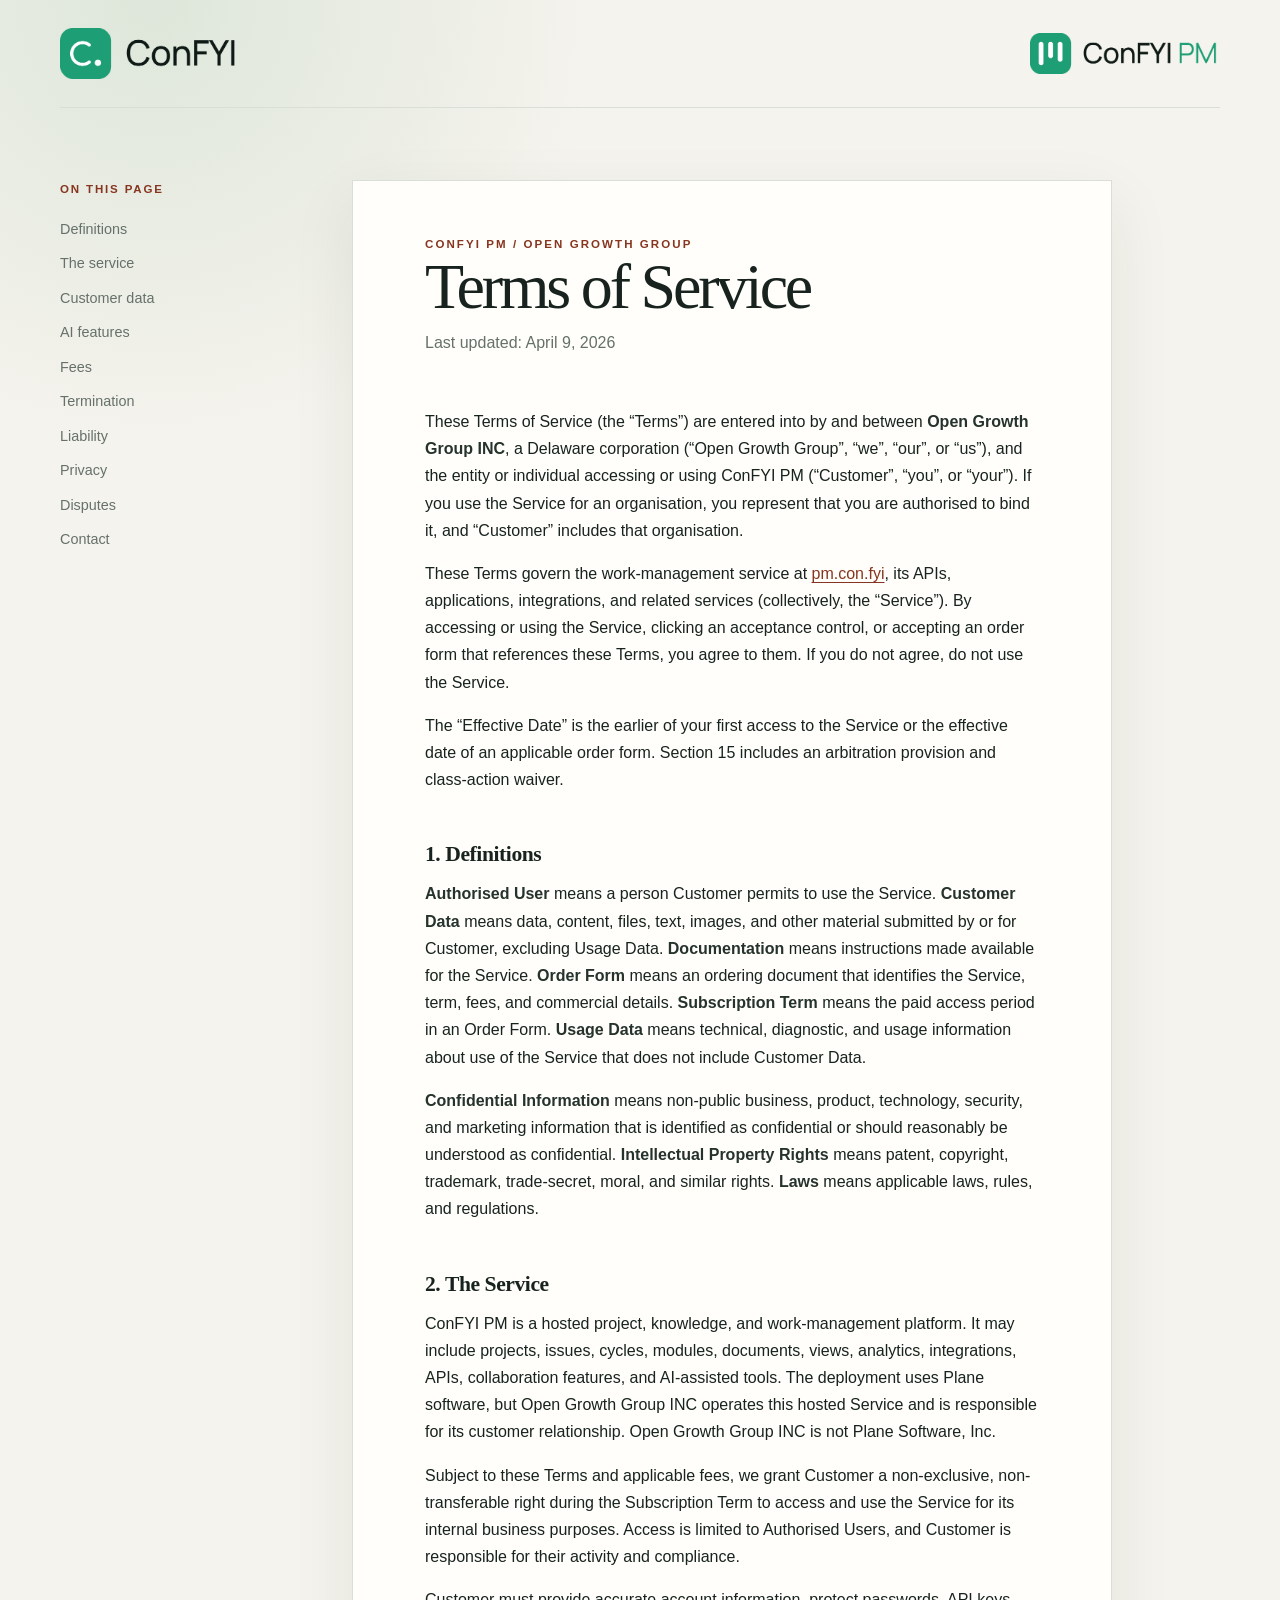
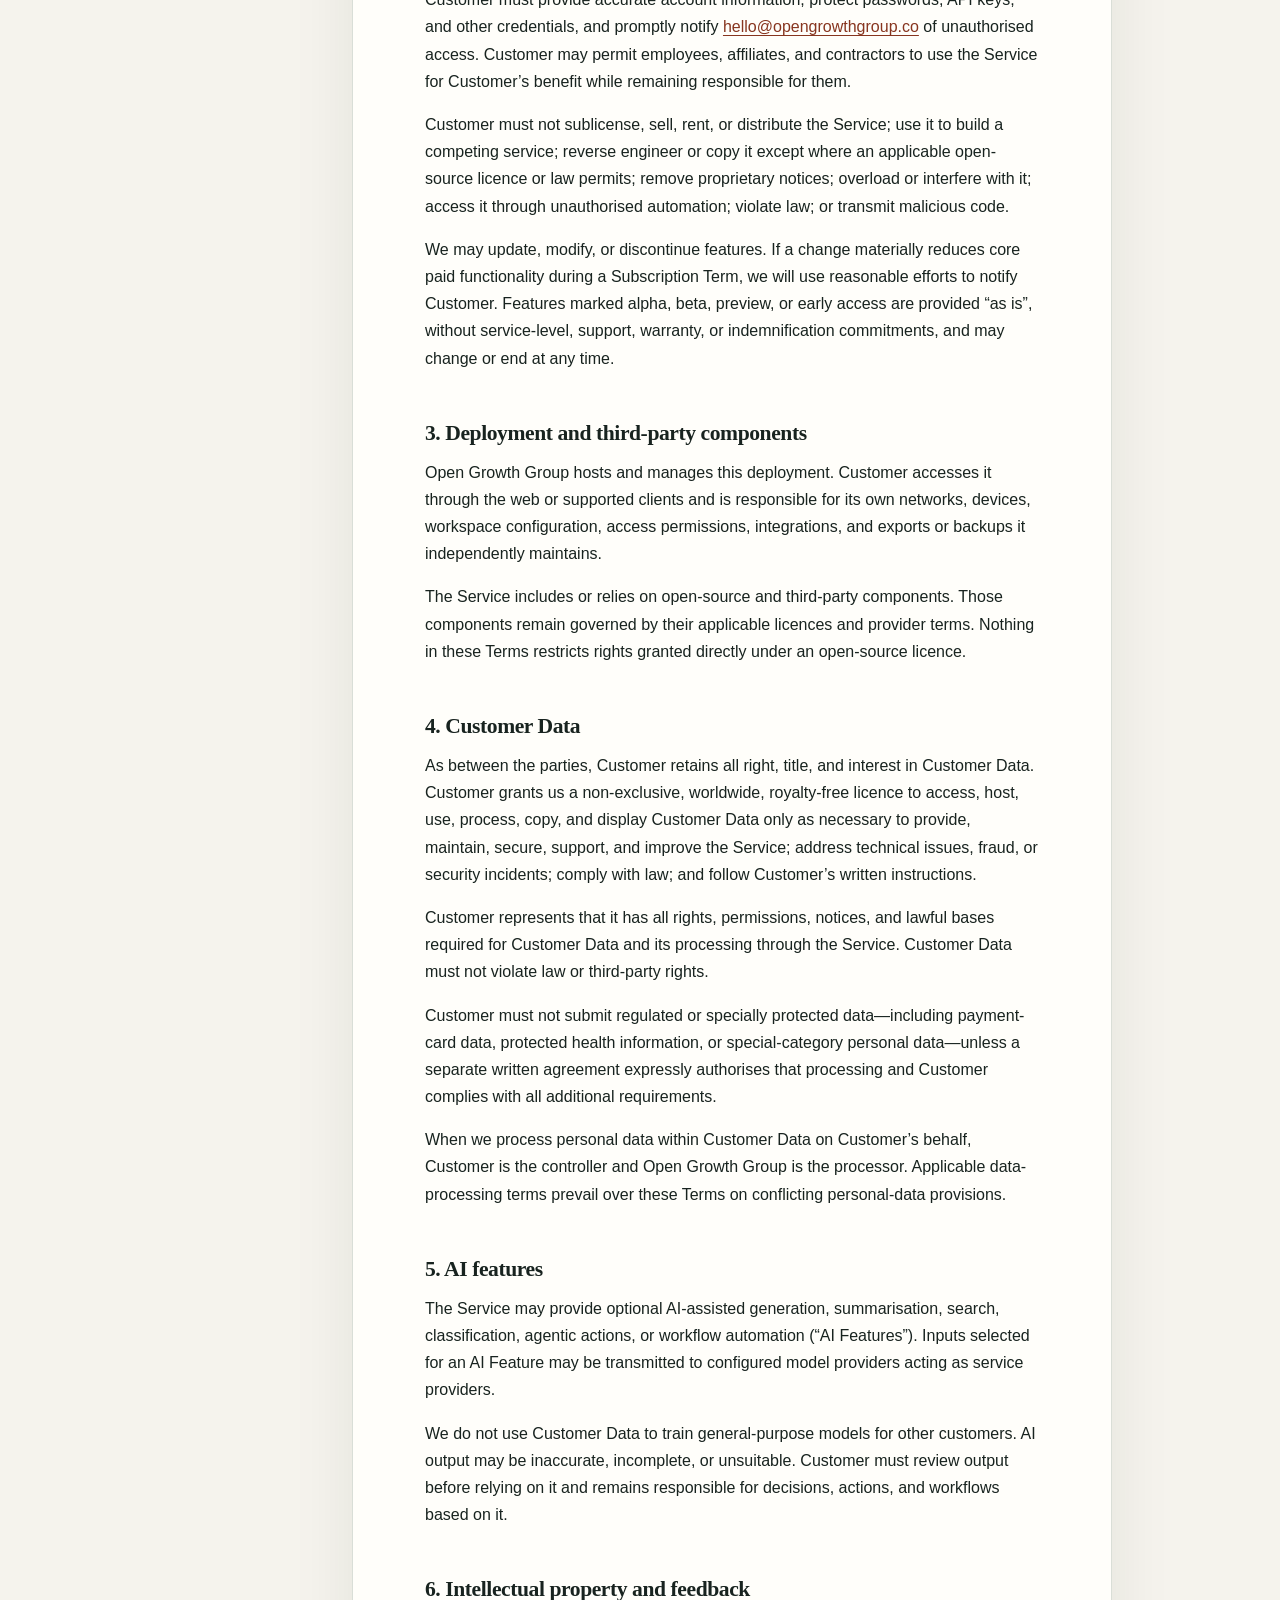
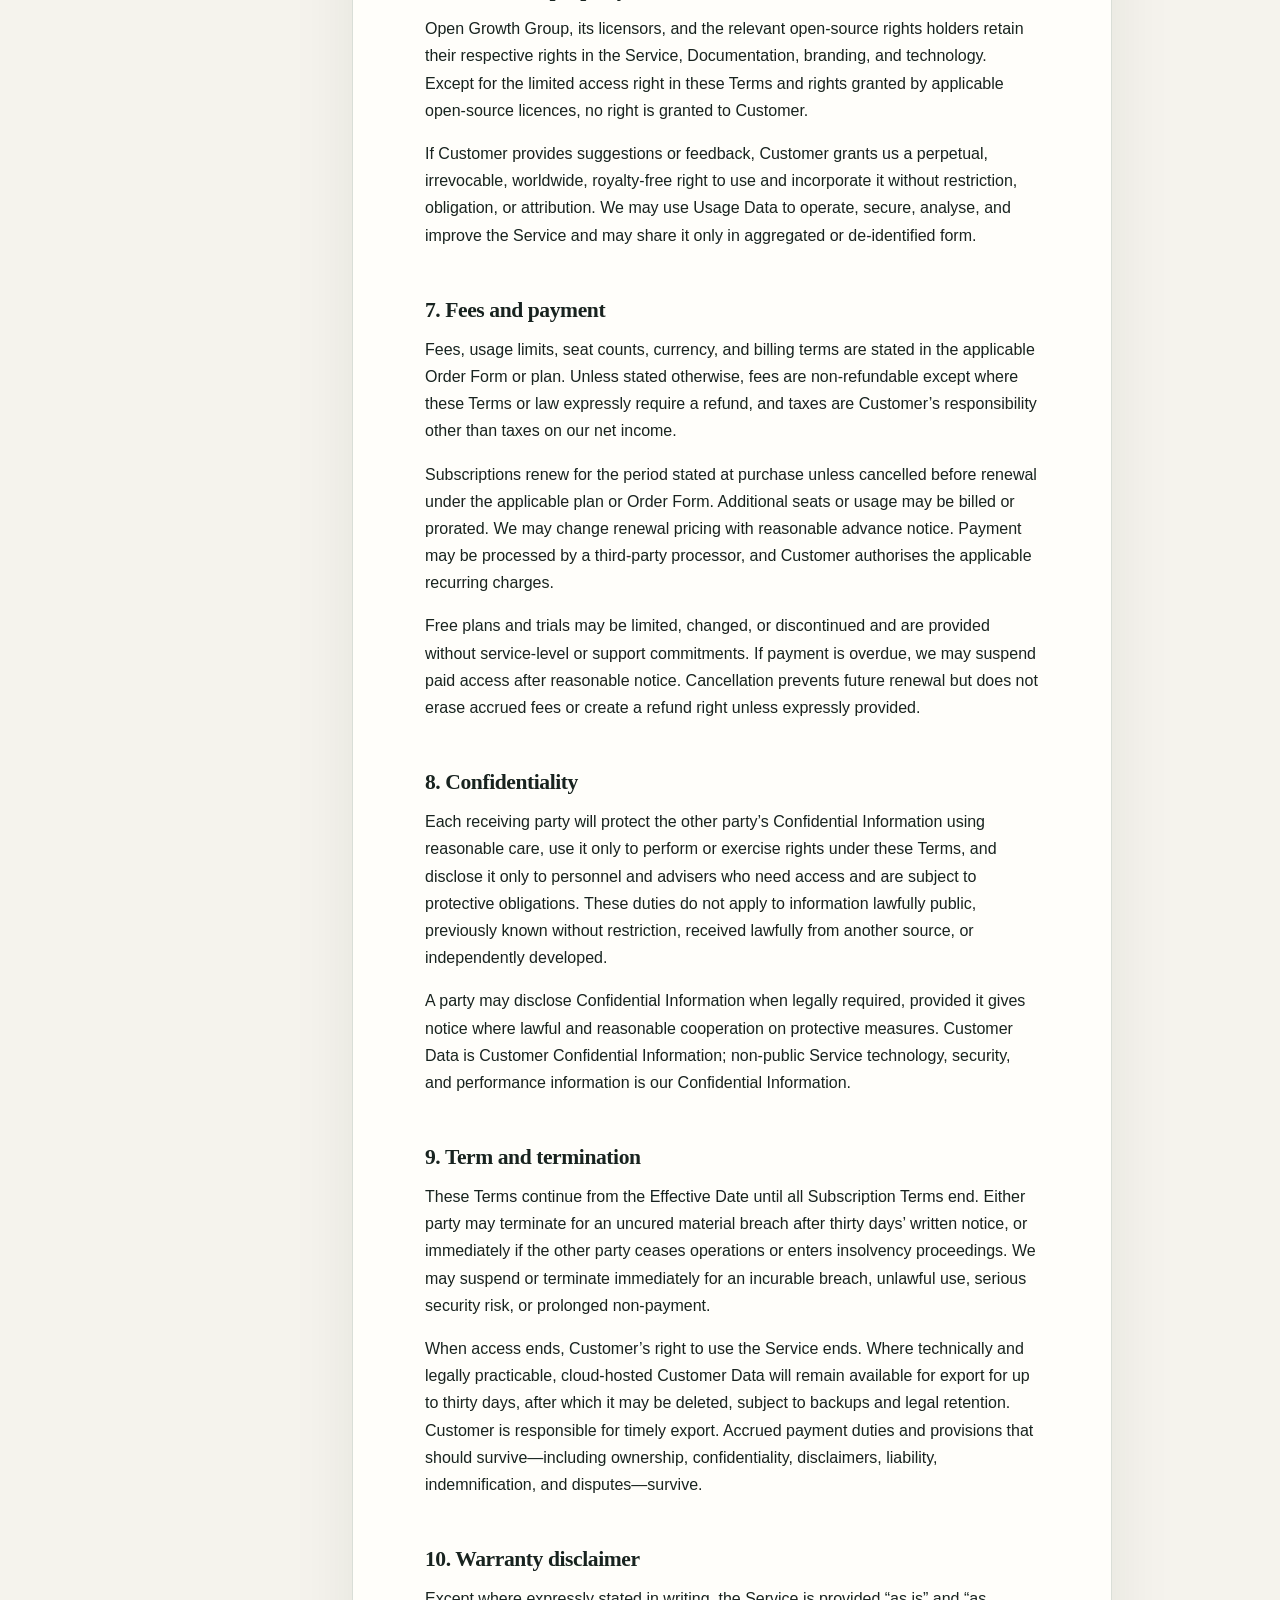
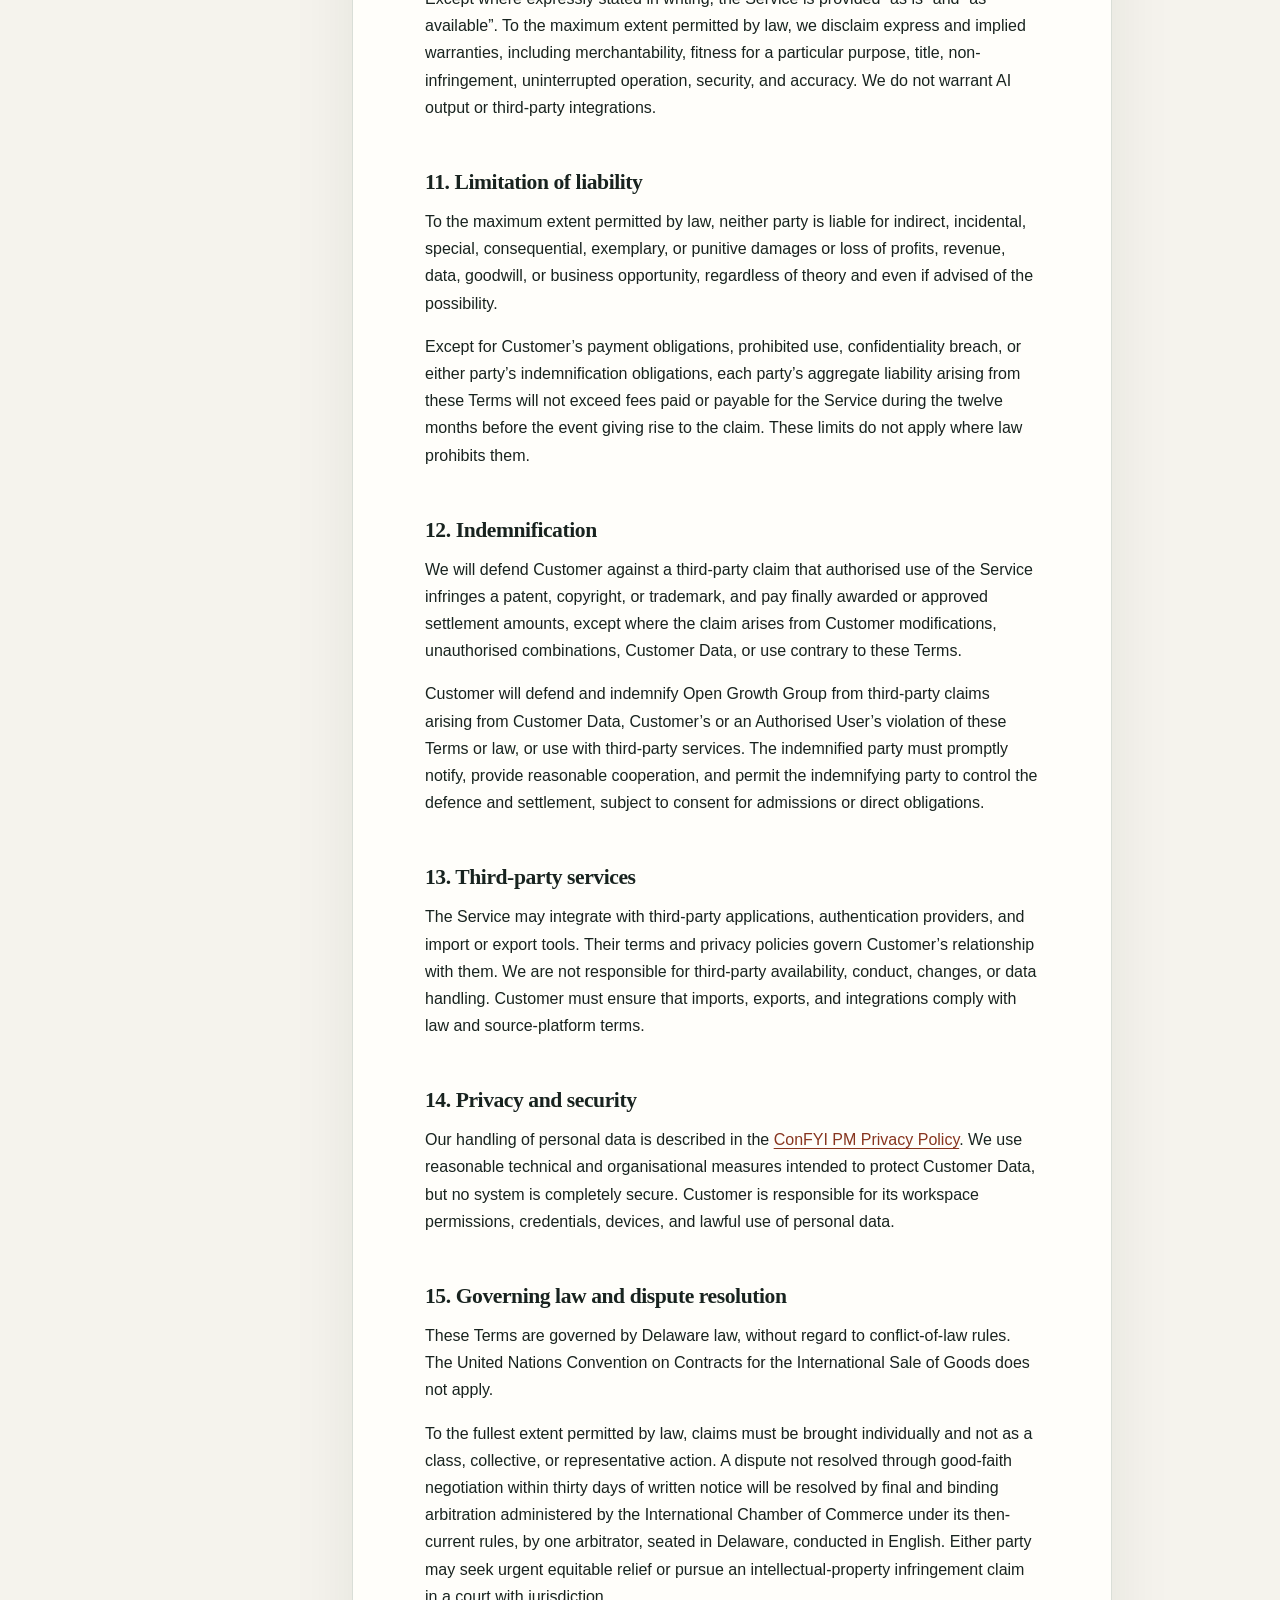
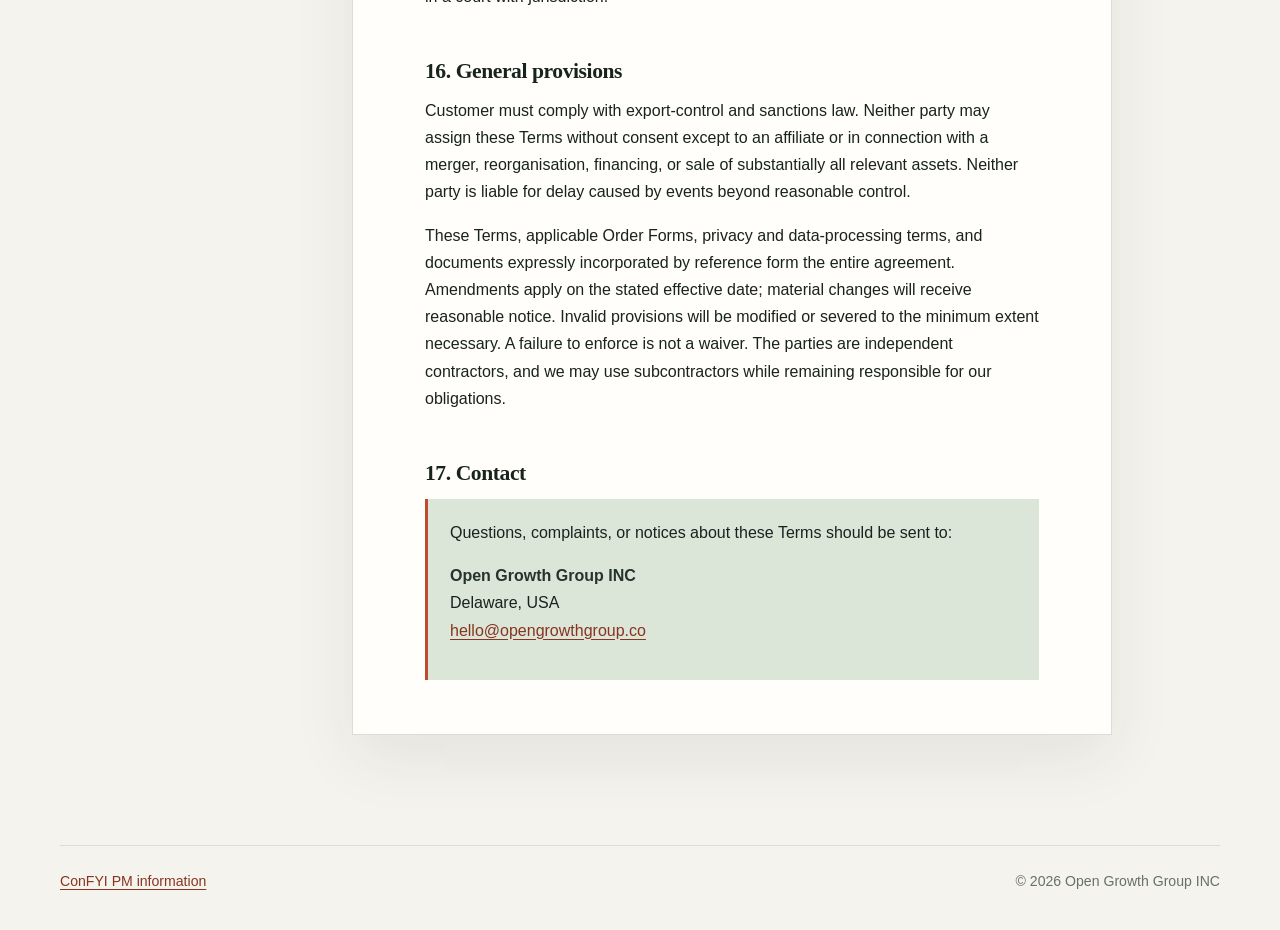
<file: con-fyi-pm/terms-of-service/index.html>
<!doctype html>
<html lang="en">
  <head>
    <meta charset="utf-8">
    <meta name="viewport" content="width=device-width, initial-scale=1">
    <title>Terms of Service — ConFYI PM</title>
    <meta name="description" content="Terms of Service for the Open Growth Group ConFYI PM deployment.">
    <link rel="stylesheet" href="../../assets/site.css">
  </head>
  <body>
    <div class="site-shell">
      <header class="site-header">
        <a class="brand-lockup main-lockup" href="/" aria-label="ConFYI home"><img src="../../assets/brand/confyi-lockup.png" alt="ConFYI"></a>
        <a class="brand-lockup" href="../" aria-label="ConFYI PM home"><img src="../../assets/brand/confyi-pm-lockup.png" alt="ConFYI PM"></a>
      </header>

      <div class="legal-layout">
        <nav class="legal-nav" aria-label="On this page">
          <p>On this page</p>
          <a href="#definitions">Definitions</a>
          <a href="#service">The service</a>
          <a href="#data">Customer data</a>
          <a href="#ai">AI features</a>
          <a href="#fees">Fees</a>
          <a href="#termination">Termination</a>
          <a href="#liability">Liability</a>
          <a href="#privacy">Privacy</a>
          <a href="#disputes">Disputes</a>
          <a href="#contact">Contact</a>
        </nav>

        <main class="legal-doc">
          <div class="eyebrow">ConFYI PM / Open Growth Group</div>
          <h1>Terms of Service</h1>
          <p class="date">Last updated: April 9, 2026</p>

          <p>These Terms of Service (the “Terms”) are entered into by and between <strong>Open Growth Group INC</strong>, a Delaware corporation (“Open Growth Group”, “we”, “our”, or “us”), and the entity or individual accessing or using ConFYI PM (“Customer”, “you”, or “your”). If you use the Service for an organisation, you represent that you are authorised to bind it, and “Customer” includes that organisation.</p>
          <p>These Terms govern the work-management service at <a href="https://pm.con.fyi">pm.con.fyi</a>, its APIs, applications, integrations, and related services (collectively, the “Service”). By accessing or using the Service, clicking an acceptance control, or accepting an order form that references these Terms, you agree to them. If you do not agree, do not use the Service.</p>
          <p>The “Effective Date” is the earlier of your first access to the Service or the effective date of an applicable order form. Section 15 includes an arbitration provision and class-action waiver.</p>

          <h2 id="definitions">1. Definitions</h2>
          <p><strong>Authorised User</strong> means a person Customer permits to use the Service. <strong>Customer Data</strong> means data, content, files, text, images, and other material submitted by or for Customer, excluding Usage Data. <strong>Documentation</strong> means instructions made available for the Service. <strong>Order Form</strong> means an ordering document that identifies the Service, term, fees, and commercial details. <strong>Subscription Term</strong> means the paid access period in an Order Form. <strong>Usage Data</strong> means technical, diagnostic, and usage information about use of the Service that does not include Customer Data.</p>
          <p><strong>Confidential Information</strong> means non-public business, product, technology, security, and marketing information that is identified as confidential or should reasonably be understood as confidential. <strong>Intellectual Property Rights</strong> means patent, copyright, trademark, trade-secret, moral, and similar rights. <strong>Laws</strong> means applicable laws, rules, and regulations.</p>

          <h2 id="service">2. The Service</h2>
          <p>ConFYI PM is a hosted project, knowledge, and work-management platform. It may include projects, issues, cycles, modules, documents, views, analytics, integrations, APIs, collaboration features, and AI-assisted tools. The deployment uses Plane software, but Open Growth Group INC operates this hosted Service and is responsible for its customer relationship. Open Growth Group INC is not Plane Software, Inc.</p>
          <p>Subject to these Terms and applicable fees, we grant Customer a non-exclusive, non-transferable right during the Subscription Term to access and use the Service for its internal business purposes. Access is limited to Authorised Users, and Customer is responsible for their activity and compliance.</p>
          <p>Customer must provide accurate account information, protect passwords, API keys, and other credentials, and promptly notify <a href="mailto:hello@opengrowthgroup.co">hello@opengrowthgroup.co</a> of unauthorised access. Customer may permit employees, affiliates, and contractors to use the Service for Customer’s benefit while remaining responsible for them.</p>
          <p>Customer must not sublicense, sell, rent, or distribute the Service; use it to build a competing service; reverse engineer or copy it except where an applicable open-source licence or law permits; remove proprietary notices; overload or interfere with it; access it through unauthorised automation; violate law; or transmit malicious code.</p>
          <p>We may update, modify, or discontinue features. If a change materially reduces core paid functionality during a Subscription Term, we will use reasonable efforts to notify Customer. Features marked alpha, beta, preview, or early access are provided “as is”, without service-level, support, warranty, or indemnification commitments, and may change or end at any time.</p>

          <h2>3. Deployment and third-party components</h2>
          <p>Open Growth Group hosts and manages this deployment. Customer accesses it through the web or supported clients and is responsible for its own networks, devices, workspace configuration, access permissions, integrations, and exports or backups it independently maintains.</p>
          <p>The Service includes or relies on open-source and third-party components. Those components remain governed by their applicable licences and provider terms. Nothing in these Terms restricts rights granted directly under an open-source licence.</p>

          <h2 id="data">4. Customer Data</h2>
          <p>As between the parties, Customer retains all right, title, and interest in Customer Data. Customer grants us a non-exclusive, worldwide, royalty-free licence to access, host, use, process, copy, and display Customer Data only as necessary to provide, maintain, secure, support, and improve the Service; address technical issues, fraud, or security incidents; comply with law; and follow Customer’s written instructions.</p>
          <p>Customer represents that it has all rights, permissions, notices, and lawful bases required for Customer Data and its processing through the Service. Customer Data must not violate law or third-party rights.</p>
          <p>Customer must not submit regulated or specially protected data—including payment-card data, protected health information, or special-category personal data—unless a separate written agreement expressly authorises that processing and Customer complies with all additional requirements.</p>
          <p>When we process personal data within Customer Data on Customer’s behalf, Customer is the controller and Open Growth Group is the processor. Applicable data-processing terms prevail over these Terms on conflicting personal-data provisions.</p>

          <h2 id="ai">5. AI features</h2>
          <p>The Service may provide optional AI-assisted generation, summarisation, search, classification, agentic actions, or workflow automation (“AI Features”). Inputs selected for an AI Feature may be transmitted to configured model providers acting as service providers.</p>
          <p>We do not use Customer Data to train general-purpose models for other customers. AI output may be inaccurate, incomplete, or unsuitable. Customer must review output before relying on it and remains responsible for decisions, actions, and workflows based on it.</p>

          <h2>6. Intellectual property and feedback</h2>
          <p>Open Growth Group, its licensors, and the relevant open-source rights holders retain their respective rights in the Service, Documentation, branding, and technology. Except for the limited access right in these Terms and rights granted by applicable open-source licences, no right is granted to Customer.</p>
          <p>If Customer provides suggestions or feedback, Customer grants us a perpetual, irrevocable, worldwide, royalty-free right to use and incorporate it without restriction, obligation, or attribution. We may use Usage Data to operate, secure, analyse, and improve the Service and may share it only in aggregated or de-identified form.</p>

          <h2 id="fees">7. Fees and payment</h2>
          <p>Fees, usage limits, seat counts, currency, and billing terms are stated in the applicable Order Form or plan. Unless stated otherwise, fees are non-refundable except where these Terms or law expressly require a refund, and taxes are Customer’s responsibility other than taxes on our net income.</p>
          <p>Subscriptions renew for the period stated at purchase unless cancelled before renewal under the applicable plan or Order Form. Additional seats or usage may be billed or prorated. We may change renewal pricing with reasonable advance notice. Payment may be processed by a third-party processor, and Customer authorises the applicable recurring charges.</p>
          <p>Free plans and trials may be limited, changed, or discontinued and are provided without service-level or support commitments. If payment is overdue, we may suspend paid access after reasonable notice. Cancellation prevents future renewal but does not erase accrued fees or create a refund right unless expressly provided.</p>

          <h2>8. Confidentiality</h2>
          <p>Each receiving party will protect the other party’s Confidential Information using reasonable care, use it only to perform or exercise rights under these Terms, and disclose it only to personnel and advisers who need access and are subject to protective obligations. These duties do not apply to information lawfully public, previously known without restriction, received lawfully from another source, or independently developed.</p>
          <p>A party may disclose Confidential Information when legally required, provided it gives notice where lawful and reasonable cooperation on protective measures. Customer Data is Customer Confidential Information; non-public Service technology, security, and performance information is our Confidential Information.</p>

          <h2 id="termination">9. Term and termination</h2>
          <p>These Terms continue from the Effective Date until all Subscription Terms end. Either party may terminate for an uncured material breach after thirty days’ written notice, or immediately if the other party ceases operations or enters insolvency proceedings. We may suspend or terminate immediately for an incurable breach, unlawful use, serious security risk, or prolonged non-payment.</p>
          <p>When access ends, Customer’s right to use the Service ends. Where technically and legally practicable, cloud-hosted Customer Data will remain available for export for up to thirty days, after which it may be deleted, subject to backups and legal retention. Customer is responsible for timely export. Accrued payment duties and provisions that should survive—including ownership, confidentiality, disclaimers, liability, indemnification, and disputes—survive.</p>

          <h2>10. Warranty disclaimer</h2>
          <p>Except where expressly stated in writing, the Service is provided “as is” and “as available”. To the maximum extent permitted by law, we disclaim express and implied warranties, including merchantability, fitness for a particular purpose, title, non-infringement, uninterrupted operation, security, and accuracy. We do not warrant AI output or third-party integrations.</p>

          <h2 id="liability">11. Limitation of liability</h2>
          <p>To the maximum extent permitted by law, neither party is liable for indirect, incidental, special, consequential, exemplary, or punitive damages or loss of profits, revenue, data, goodwill, or business opportunity, regardless of theory and even if advised of the possibility.</p>
          <p>Except for Customer’s payment obligations, prohibited use, confidentiality breach, or either party’s indemnification obligations, each party’s aggregate liability arising from these Terms will not exceed fees paid or payable for the Service during the twelve months before the event giving rise to the claim. These limits do not apply where law prohibits them.</p>

          <h2>12. Indemnification</h2>
          <p>We will defend Customer against a third-party claim that authorised use of the Service infringes a patent, copyright, or trademark, and pay finally awarded or approved settlement amounts, except where the claim arises from Customer modifications, unauthorised combinations, Customer Data, or use contrary to these Terms.</p>
          <p>Customer will defend and indemnify Open Growth Group from third-party claims arising from Customer Data, Customer’s or an Authorised User’s violation of these Terms or law, or use with third-party services. The indemnified party must promptly notify, provide reasonable cooperation, and permit the indemnifying party to control the defence and settlement, subject to consent for admissions or direct obligations.</p>

          <h2>13. Third-party services</h2>
          <p>The Service may integrate with third-party applications, authentication providers, and import or export tools. Their terms and privacy policies govern Customer’s relationship with them. We are not responsible for third-party availability, conduct, changes, or data handling. Customer must ensure that imports, exports, and integrations comply with law and source-platform terms.</p>

          <h2 id="privacy">14. Privacy and security</h2>
          <p>Our handling of personal data is described in the <a href="../privacy-policy/">ConFYI PM Privacy Policy</a>. We use reasonable technical and organisational measures intended to protect Customer Data, but no system is completely secure. Customer is responsible for its workspace permissions, credentials, devices, and lawful use of personal data.</p>

          <h2 id="disputes">15. Governing law and dispute resolution</h2>
          <p>These Terms are governed by Delaware law, without regard to conflict-of-law rules. The United Nations Convention on Contracts for the International Sale of Goods does not apply.</p>
          <p>To the fullest extent permitted by law, claims must be brought individually and not as a class, collective, or representative action. A dispute not resolved through good-faith negotiation within thirty days of written notice will be resolved by final and binding arbitration administered by the International Chamber of Commerce under its then-current rules, by one arbitrator, seated in Delaware, conducted in English. Either party may seek urgent equitable relief or pursue an intellectual-property infringement claim in a court with jurisdiction.</p>

          <h2>16. General provisions</h2>
          <p>Customer must comply with export-control and sanctions law. Neither party may assign these Terms without consent except to an affiliate or in connection with a merger, reorganisation, financing, or sale of substantially all relevant assets. Neither party is liable for delay caused by events beyond reasonable control.</p>
          <p>These Terms, applicable Order Forms, privacy and data-processing terms, and documents expressly incorporated by reference form the entire agreement. Amendments apply on the stated effective date; material changes will receive reasonable notice. Invalid provisions will be modified or severed to the minimum extent necessary. A failure to enforce is not a waiver. The parties are independent contractors, and we may use subcontractors while remaining responsible for our obligations.</p>

          <h2 id="contact">17. Contact</h2>
          <div class="contact">
            <p>Questions, complaints, or notices about these Terms should be sent to:</p>
            <p><strong>Open Growth Group INC</strong><br>
              Delaware, USA<br>
              <a href="mailto:hello@opengrowthgroup.co">hello@opengrowthgroup.co</a>
            </p>
          </div>
        </main>
      </div>

      <footer class="site-footer"><span><a href="/con-fyi-pm/">ConFYI PM information</a></span><span>© 2026 Open Growth Group INC</span></footer>
    </div>
  </body>
</html>
</file>
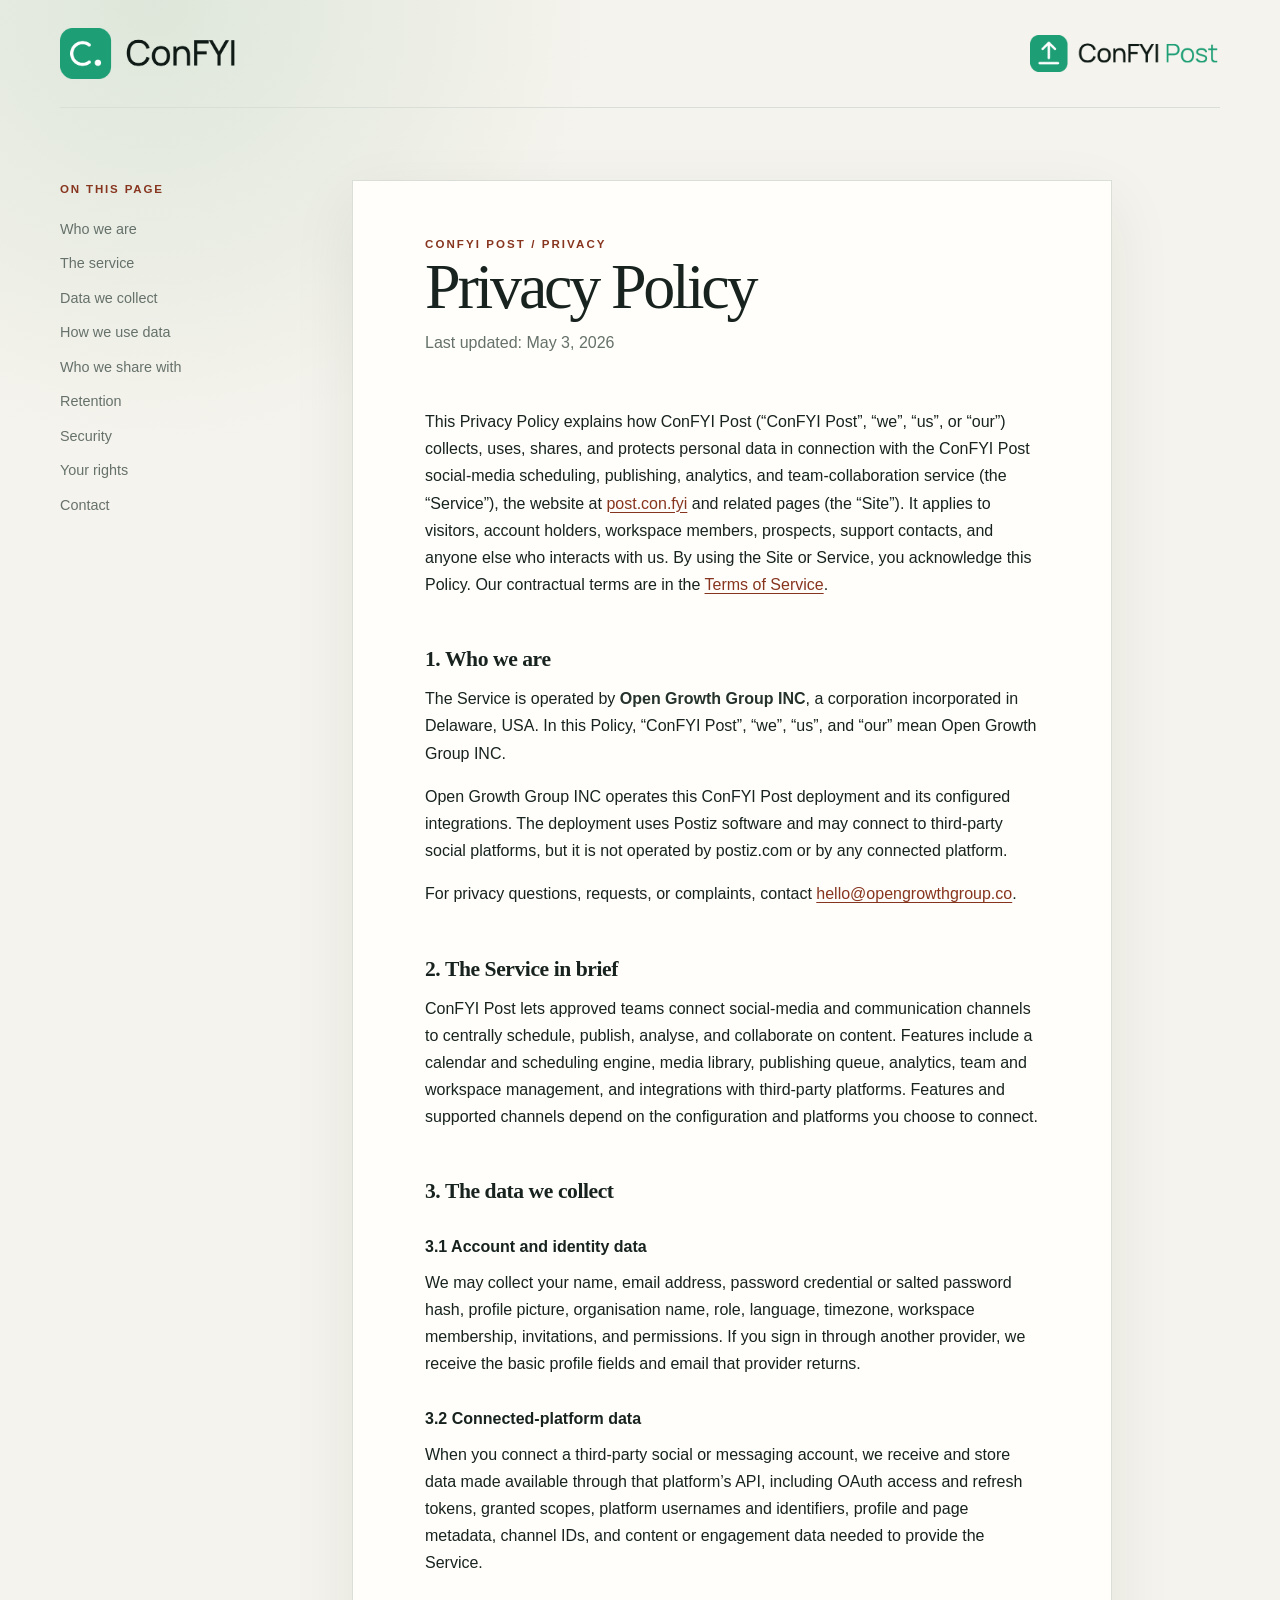
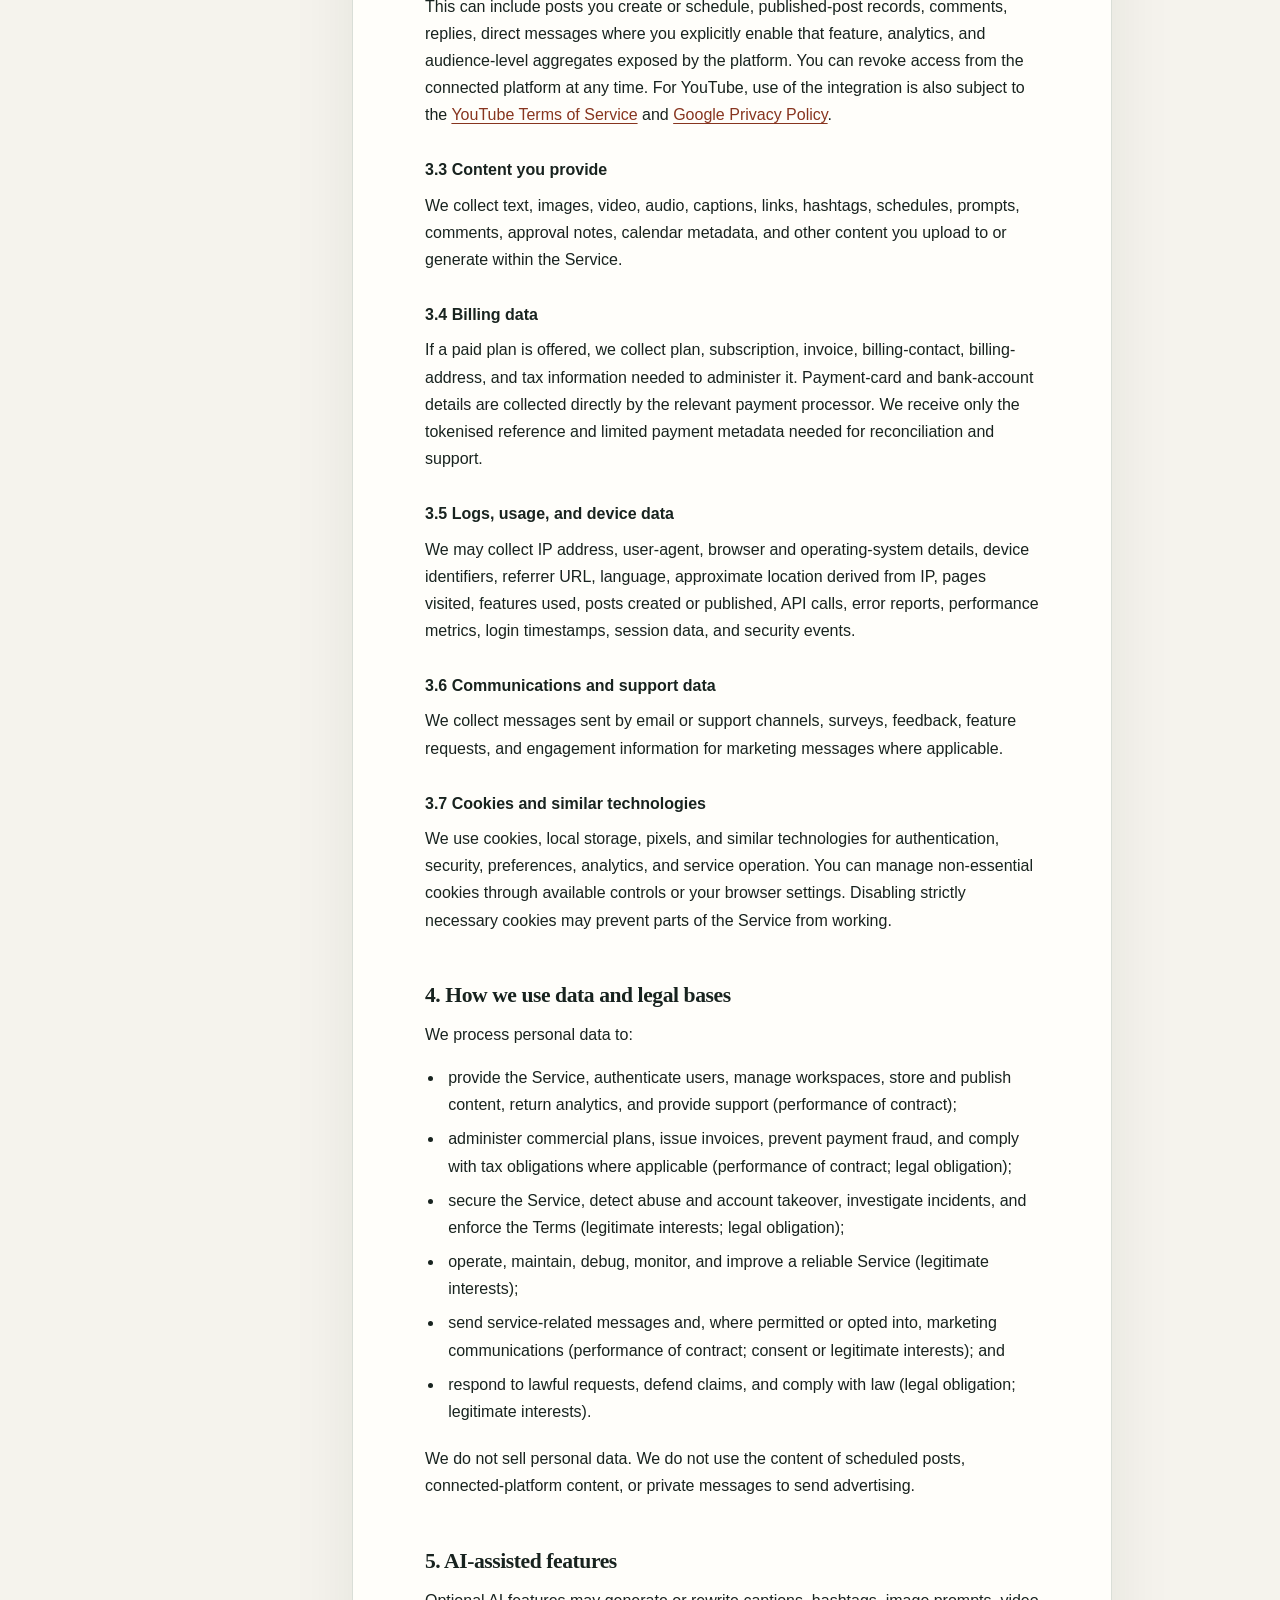
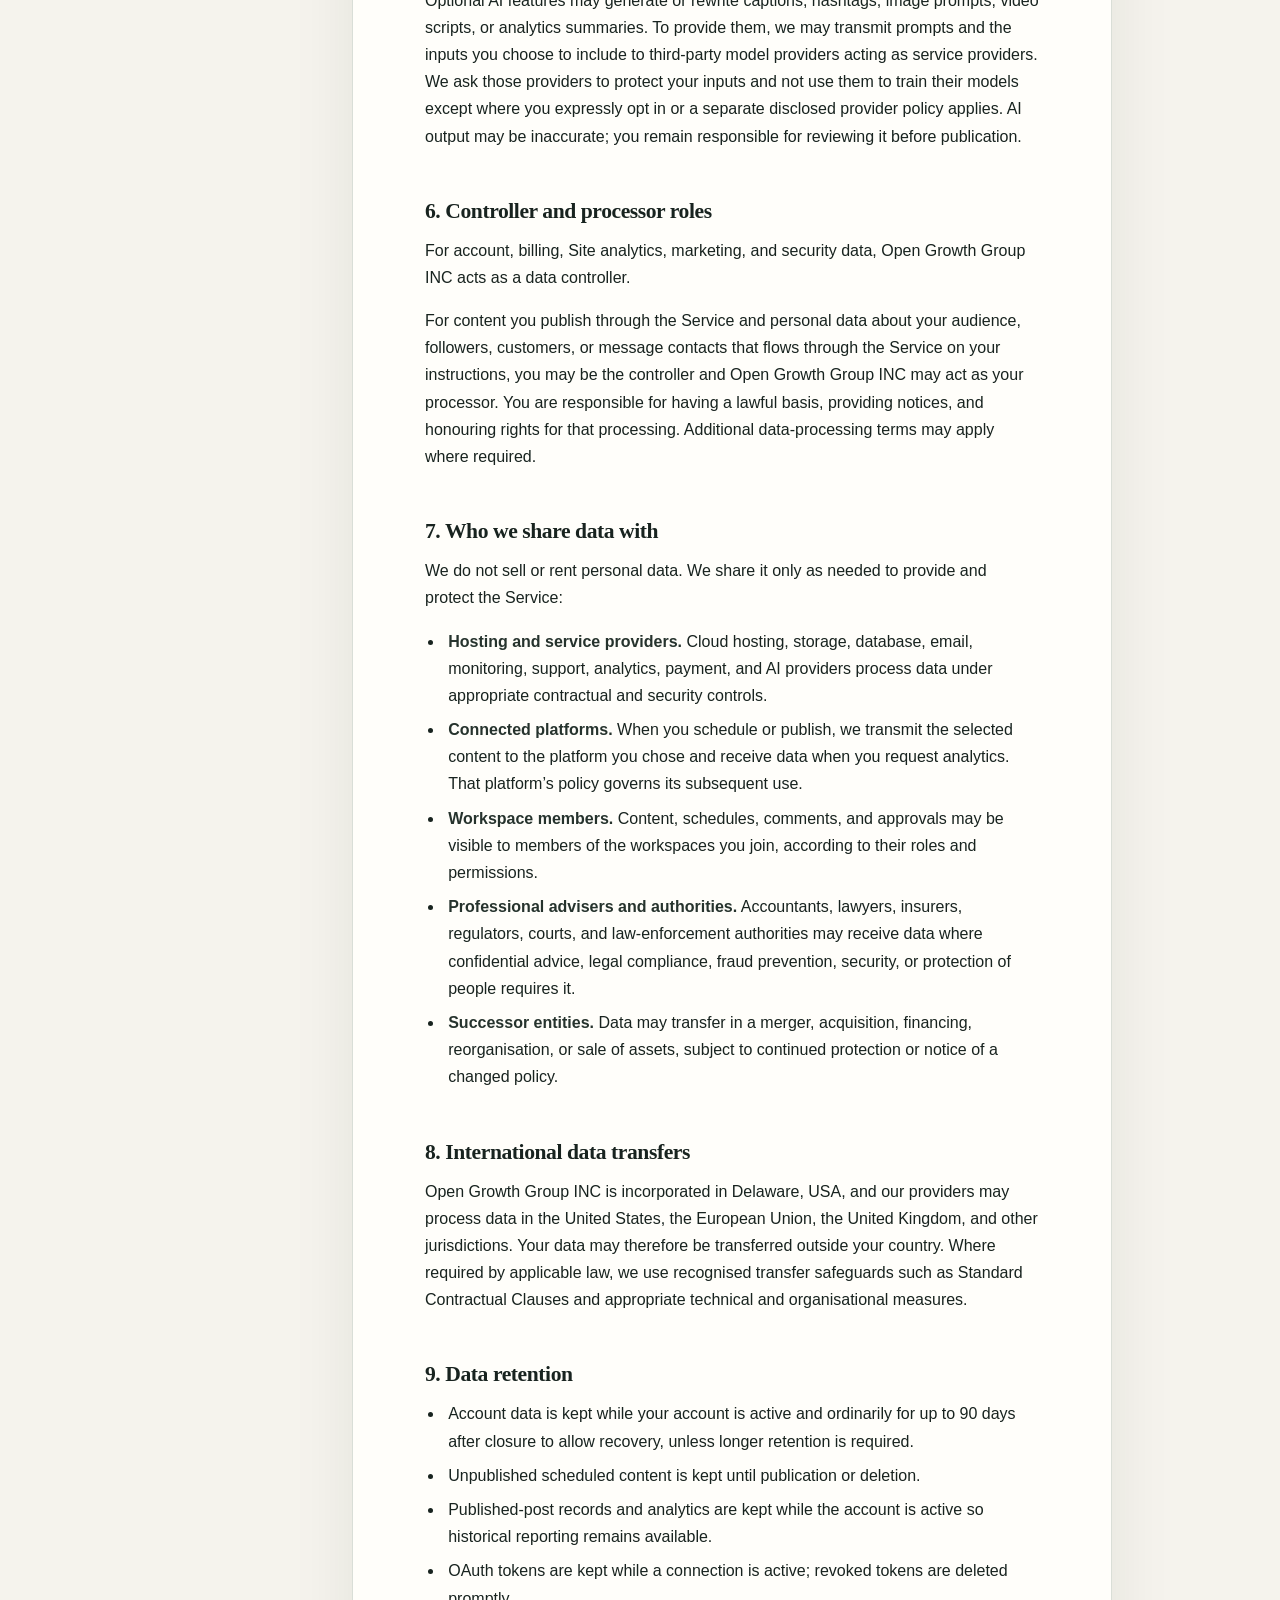
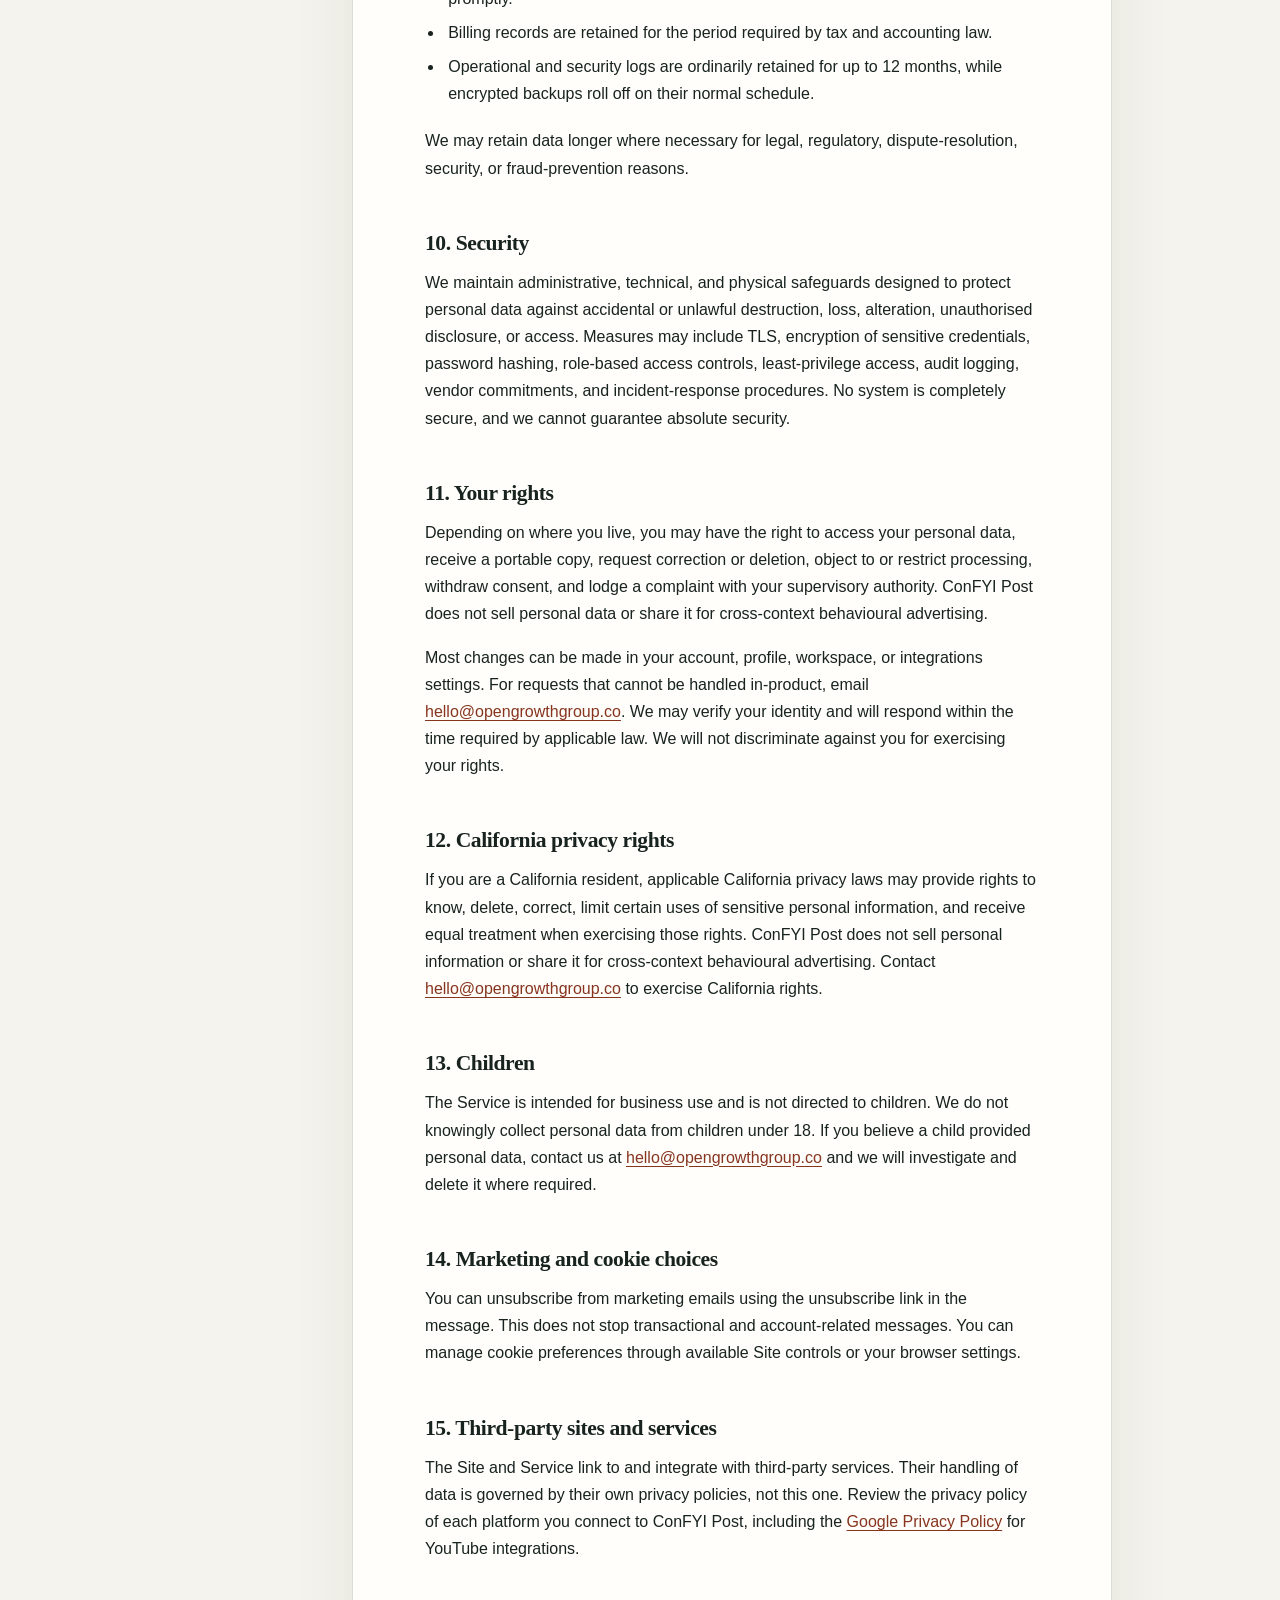
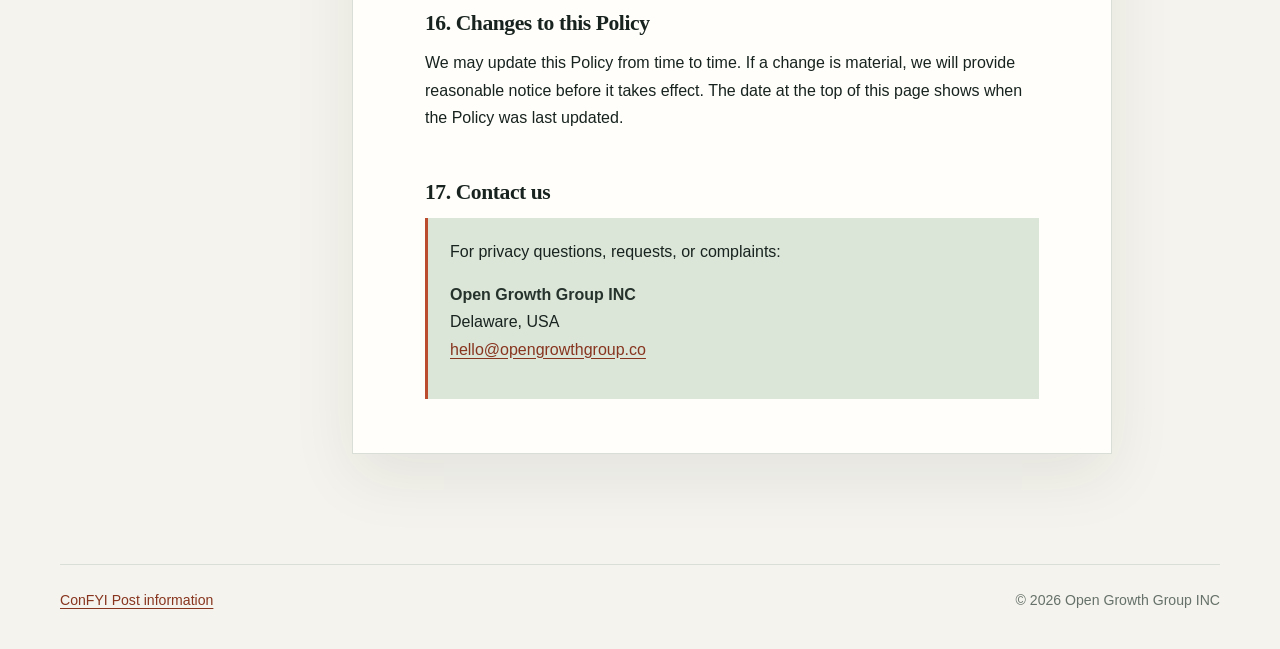
<file: con-fyi-post/privacy-policy/index.html>
<!doctype html>
<html lang="en">
  <head>
    <meta charset="utf-8">
    <meta name="viewport" content="width=device-width, initial-scale=1">
    <title>Privacy Policy — ConFYI Post</title>
    <meta name="description" content="Privacy Policy for the Open Growth Group ConFYI Post service.">
    <link rel="stylesheet" href="../../assets/site.css">
  </head>
  <body>
    <div class="site-shell">
      <header class="site-header">
        <a class="brand-lockup main-lockup" href="/" aria-label="ConFYI home"><img src="../../assets/brand/confyi-lockup.png" alt="ConFYI"></a>
        <a class="brand-lockup" href="../" aria-label="ConFYI Post home"><img src="../../assets/brand/confyi-post-lockup.png" alt="ConFYI Post"></a>
      </header>

      <div class="legal-layout">
        <nav class="legal-nav" aria-label="On this page">
          <p>On this page</p>
          <a href="#operator">Who we are</a>
          <a href="#service">The service</a>
          <a href="#data">Data we collect</a>
          <a href="#uses">How we use data</a>
          <a href="#sharing">Who we share with</a>
          <a href="#retention">Retention</a>
          <a href="#security">Security</a>
          <a href="#rights">Your rights</a>
          <a href="#contact">Contact</a>
        </nav>

        <main class="legal-doc">
          <div class="eyebrow">ConFYI Post / privacy</div>
          <h1>Privacy Policy</h1>
          <p class="date">Last updated: May 3, 2026</p>

          <p>This Privacy Policy explains how ConFYI Post (“ConFYI Post”, “we”, “us”, or “our”) collects, uses, shares, and protects personal data in connection with the ConFYI Post social-media scheduling, publishing, analytics, and team-collaboration service (the “Service”), the website at <a href="https://post.con.fyi">post.con.fyi</a> and related pages (the “Site”). It applies to visitors, account holders, workspace members, prospects, support contacts, and anyone else who interacts with us. By using the Site or Service, you acknowledge this Policy. Our contractual terms are in the <a href="../terms-of-service/">Terms of Service</a>.</p>

          <h2 id="operator">1. Who we are</h2>
          <p>The Service is operated by <strong>Open Growth Group INC</strong>, a corporation incorporated in Delaware, USA. In this Policy, “ConFYI Post”, “we”, “us”, and “our” mean Open Growth Group INC.</p>
          <p>Open Growth Group INC operates this ConFYI Post deployment and its configured integrations. The deployment uses Postiz software and may connect to third-party social platforms, but it is not operated by postiz.com or by any connected platform.</p>
          <p>For privacy questions, requests, or complaints, contact <a href="mailto:hello@opengrowthgroup.co">hello@opengrowthgroup.co</a>.</p>

          <h2 id="service">2. The Service in brief</h2>
          <p>ConFYI Post lets approved teams connect social-media and communication channels to centrally schedule, publish, analyse, and collaborate on content. Features include a calendar and scheduling engine, media library, publishing queue, analytics, team and workspace management, and integrations with third-party platforms. Features and supported channels depend on the configuration and platforms you choose to connect.</p>

          <h2 id="data">3. The data we collect</h2>
          <h3>3.1 Account and identity data</h3>
          <p>We may collect your name, email address, password credential or salted password hash, profile picture, organisation name, role, language, timezone, workspace membership, invitations, and permissions. If you sign in through another provider, we receive the basic profile fields and email that provider returns.</p>

          <h3>3.2 Connected-platform data</h3>
          <p>When you connect a third-party social or messaging account, we receive and store data made available through that platform’s API, including OAuth access and refresh tokens, granted scopes, platform usernames and identifiers, profile and page metadata, channel IDs, and content or engagement data needed to provide the Service.</p>
          <p>This can include posts you create or schedule, published-post records, comments, replies, direct messages where you explicitly enable that feature, analytics, and audience-level aggregates exposed by the platform. You can revoke access from the connected platform at any time. For YouTube, use of the integration is also subject to the <a href="https://www.youtube.com/t/terms">YouTube Terms of Service</a> and <a href="https://policies.google.com/privacy">Google Privacy Policy</a>.</p>

          <h3>3.3 Content you provide</h3>
          <p>We collect text, images, video, audio, captions, links, hashtags, schedules, prompts, comments, approval notes, calendar metadata, and other content you upload to or generate within the Service.</p>

          <h3>3.4 Billing data</h3>
          <p>If a paid plan is offered, we collect plan, subscription, invoice, billing-contact, billing-address, and tax information needed to administer it. Payment-card and bank-account details are collected directly by the relevant payment processor. We receive only the tokenised reference and limited payment metadata needed for reconciliation and support.</p>

          <h3>3.5 Logs, usage, and device data</h3>
          <p>We may collect IP address, user-agent, browser and operating-system details, device identifiers, referrer URL, language, approximate location derived from IP, pages visited, features used, posts created or published, API calls, error reports, performance metrics, login timestamps, session data, and security events.</p>

          <h3>3.6 Communications and support data</h3>
          <p>We collect messages sent by email or support channels, surveys, feedback, feature requests, and engagement information for marketing messages where applicable.</p>

          <h3>3.7 Cookies and similar technologies</h3>
          <p>We use cookies, local storage, pixels, and similar technologies for authentication, security, preferences, analytics, and service operation. You can manage non-essential cookies through available controls or your browser settings. Disabling strictly necessary cookies may prevent parts of the Service from working.</p>

          <h2 id="uses">4. How we use data and legal bases</h2>
          <p>We process personal data to:</p>
          <ul>
            <li>provide the Service, authenticate users, manage workspaces, store and publish content, return analytics, and provide support (performance of contract);</li>
            <li>administer commercial plans, issue invoices, prevent payment fraud, and comply with tax obligations where applicable (performance of contract; legal obligation);</li>
            <li>secure the Service, detect abuse and account takeover, investigate incidents, and enforce the Terms (legitimate interests; legal obligation);</li>
            <li>operate, maintain, debug, monitor, and improve a reliable Service (legitimate interests);</li>
            <li>send service-related messages and, where permitted or opted into, marketing communications (performance of contract; consent or legitimate interests); and</li>
            <li>respond to lawful requests, defend claims, and comply with law (legal obligation; legitimate interests).</li>
          </ul>
          <p>We do not sell personal data. We do not use the content of scheduled posts, connected-platform content, or private messages to send advertising.</p>

          <h2>5. AI-assisted features</h2>
          <p>Optional AI features may generate or rewrite captions, hashtags, image prompts, video scripts, or analytics summaries. To provide them, we may transmit prompts and the inputs you choose to include to third-party model providers acting as service providers. We ask those providers to protect your inputs and not use them to train their models except where you expressly opt in or a separate disclosed provider policy applies. AI output may be inaccurate; you remain responsible for reviewing it before publication.</p>

          <h2>6. Controller and processor roles</h2>
          <p>For account, billing, Site analytics, marketing, and security data, Open Growth Group INC acts as a data controller.</p>
          <p>For content you publish through the Service and personal data about your audience, followers, customers, or message contacts that flows through the Service on your instructions, you may be the controller and Open Growth Group INC may act as your processor. You are responsible for having a lawful basis, providing notices, and honouring rights for that processing. Additional data-processing terms may apply where required.</p>

          <h2 id="sharing">7. Who we share data with</h2>
          <p>We do not sell or rent personal data. We share it only as needed to provide and protect the Service:</p>
          <ul>
            <li><strong>Hosting and service providers.</strong> Cloud hosting, storage, database, email, monitoring, support, analytics, payment, and AI providers process data under appropriate contractual and security controls.</li>
            <li><strong>Connected platforms.</strong> When you schedule or publish, we transmit the selected content to the platform you chose and receive data when you request analytics. That platform’s policy governs its subsequent use.</li>
            <li><strong>Workspace members.</strong> Content, schedules, comments, and approvals may be visible to members of the workspaces you join, according to their roles and permissions.</li>
            <li><strong>Professional advisers and authorities.</strong> Accountants, lawyers, insurers, regulators, courts, and law-enforcement authorities may receive data where confidential advice, legal compliance, fraud prevention, security, or protection of people requires it.</li>
            <li><strong>Successor entities.</strong> Data may transfer in a merger, acquisition, financing, reorganisation, or sale of assets, subject to continued protection or notice of a changed policy.</li>
          </ul>

          <h2>8. International data transfers</h2>
          <p>Open Growth Group INC is incorporated in Delaware, USA, and our providers may process data in the United States, the European Union, the United Kingdom, and other jurisdictions. Your data may therefore be transferred outside your country. Where required by applicable law, we use recognised transfer safeguards such as Standard Contractual Clauses and appropriate technical and organisational measures.</p>

          <h2 id="retention">9. Data retention</h2>
          <ul>
            <li>Account data is kept while your account is active and ordinarily for up to 90 days after closure to allow recovery, unless longer retention is required.</li>
            <li>Unpublished scheduled content is kept until publication or deletion.</li>
            <li>Published-post records and analytics are kept while the account is active so historical reporting remains available.</li>
            <li>OAuth tokens are kept while a connection is active; revoked tokens are deleted promptly.</li>
            <li>Billing records are retained for the period required by tax and accounting law.</li>
            <li>Operational and security logs are ordinarily retained for up to 12 months, while encrypted backups roll off on their normal schedule.</li>
          </ul>
          <p>We may retain data longer where necessary for legal, regulatory, dispute-resolution, security, or fraud-prevention reasons.</p>

          <h2 id="security">10. Security</h2>
          <p>We maintain administrative, technical, and physical safeguards designed to protect personal data against accidental or unlawful destruction, loss, alteration, unauthorised disclosure, or access. Measures may include TLS, encryption of sensitive credentials, password hashing, role-based access controls, least-privilege access, audit logging, vendor commitments, and incident-response procedures. No system is completely secure, and we cannot guarantee absolute security.</p>

          <h2 id="rights">11. Your rights</h2>
          <p>Depending on where you live, you may have the right to access your personal data, receive a portable copy, request correction or deletion, object to or restrict processing, withdraw consent, and lodge a complaint with your supervisory authority. ConFYI Post does not sell personal data or share it for cross-context behavioural advertising.</p>
          <p>Most changes can be made in your account, profile, workspace, or integrations settings. For requests that cannot be handled in-product, email <a href="mailto:hello@opengrowthgroup.co">hello@opengrowthgroup.co</a>. We may verify your identity and will respond within the time required by applicable law. We will not discriminate against you for exercising your rights.</p>

          <h2>12. California privacy rights</h2>
          <p>If you are a California resident, applicable California privacy laws may provide rights to know, delete, correct, limit certain uses of sensitive personal information, and receive equal treatment when exercising those rights. ConFYI Post does not sell personal information or share it for cross-context behavioural advertising. Contact <a href="mailto:hello@opengrowthgroup.co">hello@opengrowthgroup.co</a> to exercise California rights.</p>

          <h2>13. Children</h2>
          <p>The Service is intended for business use and is not directed to children. We do not knowingly collect personal data from children under 18. If you believe a child provided personal data, contact us at <a href="mailto:hello@opengrowthgroup.co">hello@opengrowthgroup.co</a> and we will investigate and delete it where required.</p>

          <h2>14. Marketing and cookie choices</h2>
          <p>You can unsubscribe from marketing emails using the unsubscribe link in the message. This does not stop transactional and account-related messages. You can manage cookie preferences through available Site controls or your browser settings.</p>

          <h2>15. Third-party sites and services</h2>
          <p>The Site and Service link to and integrate with third-party services. Their handling of data is governed by their own privacy policies, not this one. Review the privacy policy of each platform you connect to ConFYI Post, including the <a href="https://policies.google.com/privacy">Google Privacy Policy</a> for YouTube integrations.</p>

          <h2>16. Changes to this Policy</h2>
          <p>We may update this Policy from time to time. If a change is material, we will provide reasonable notice before it takes effect. The date at the top of this page shows when the Policy was last updated.</p>

          <h2 id="contact">17. Contact us</h2>
          <div class="contact">
            <p>For privacy questions, requests, or complaints:</p>
            <p><strong>Open Growth Group INC</strong><br>
              Delaware, USA<br>
              <a href="mailto:hello@opengrowthgroup.co">hello@opengrowthgroup.co</a>
            </p>
          </div>
        </main>
      </div>

      <footer class="site-footer"><span><a href="/con-fyi-post/">ConFYI Post information</a></span><span>© 2026 Open Growth Group INC</span></footer>
    </div>
  </body>
</html>
</file>
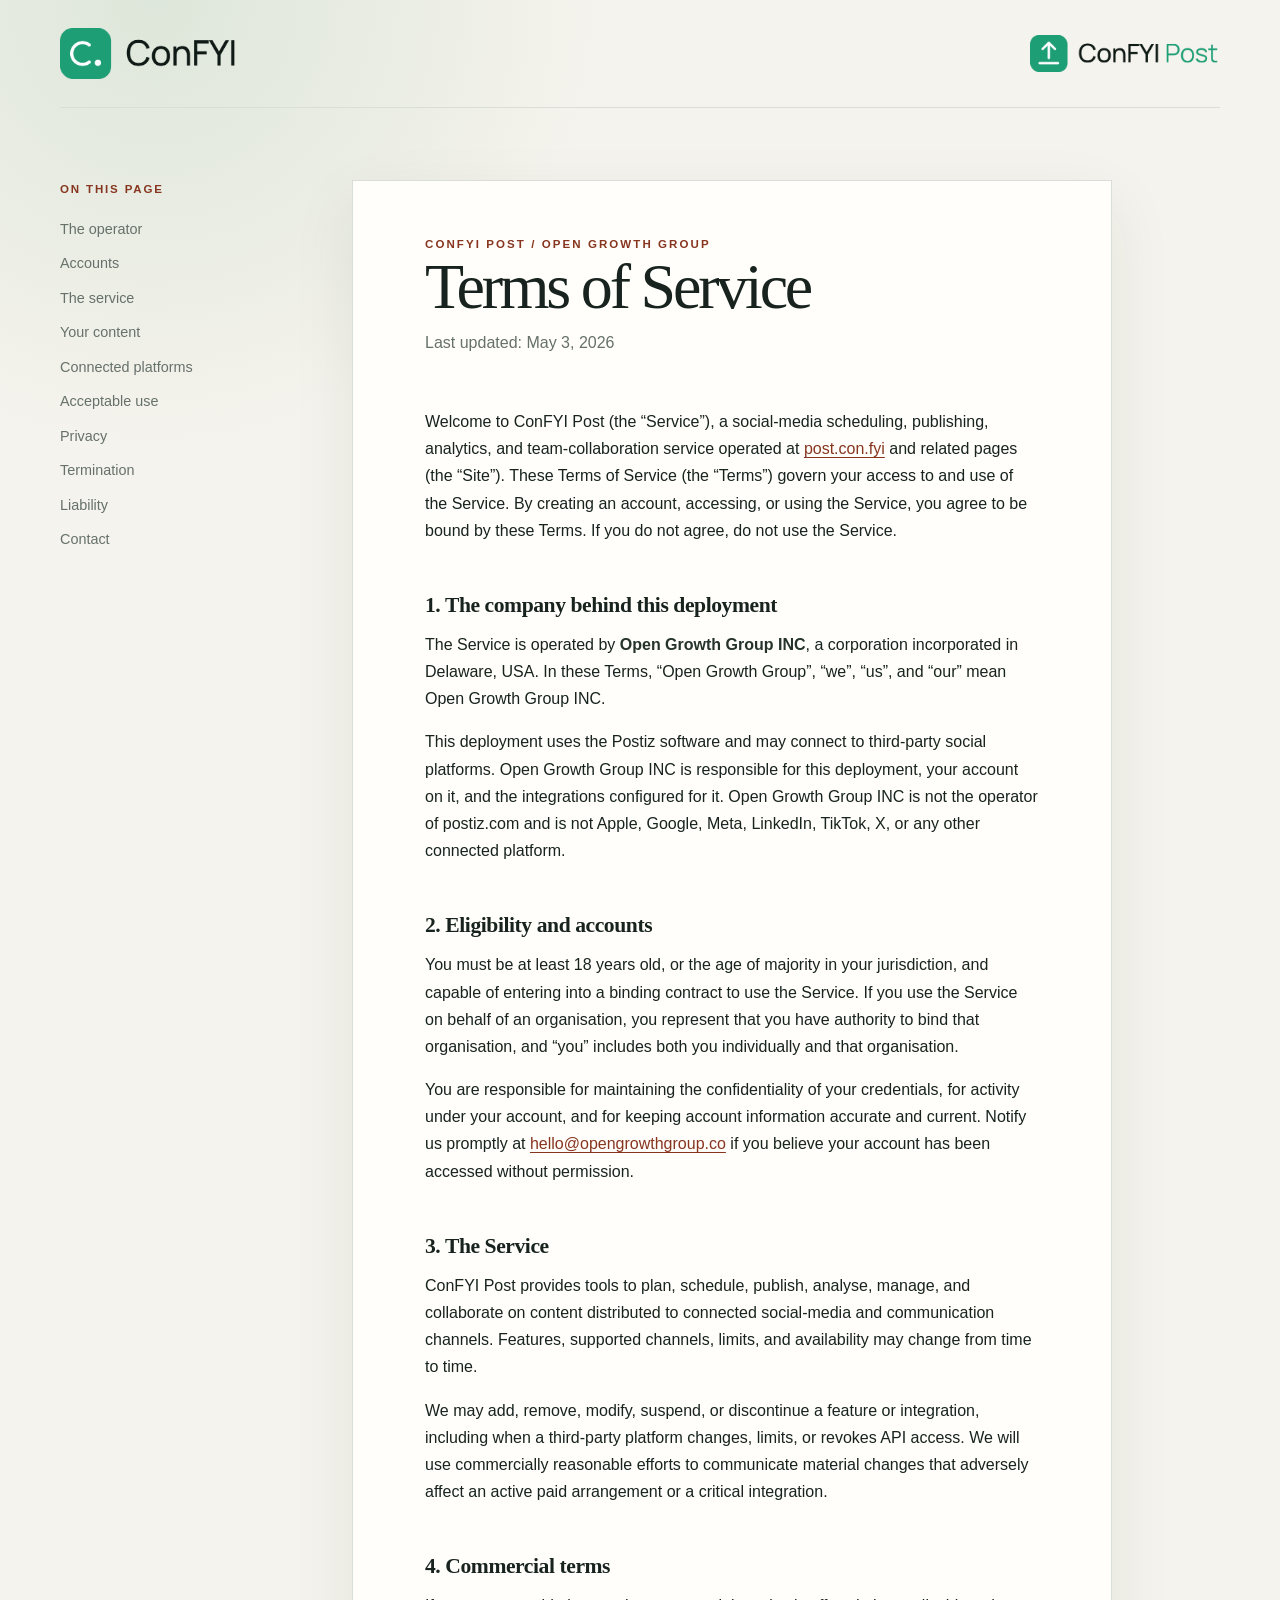
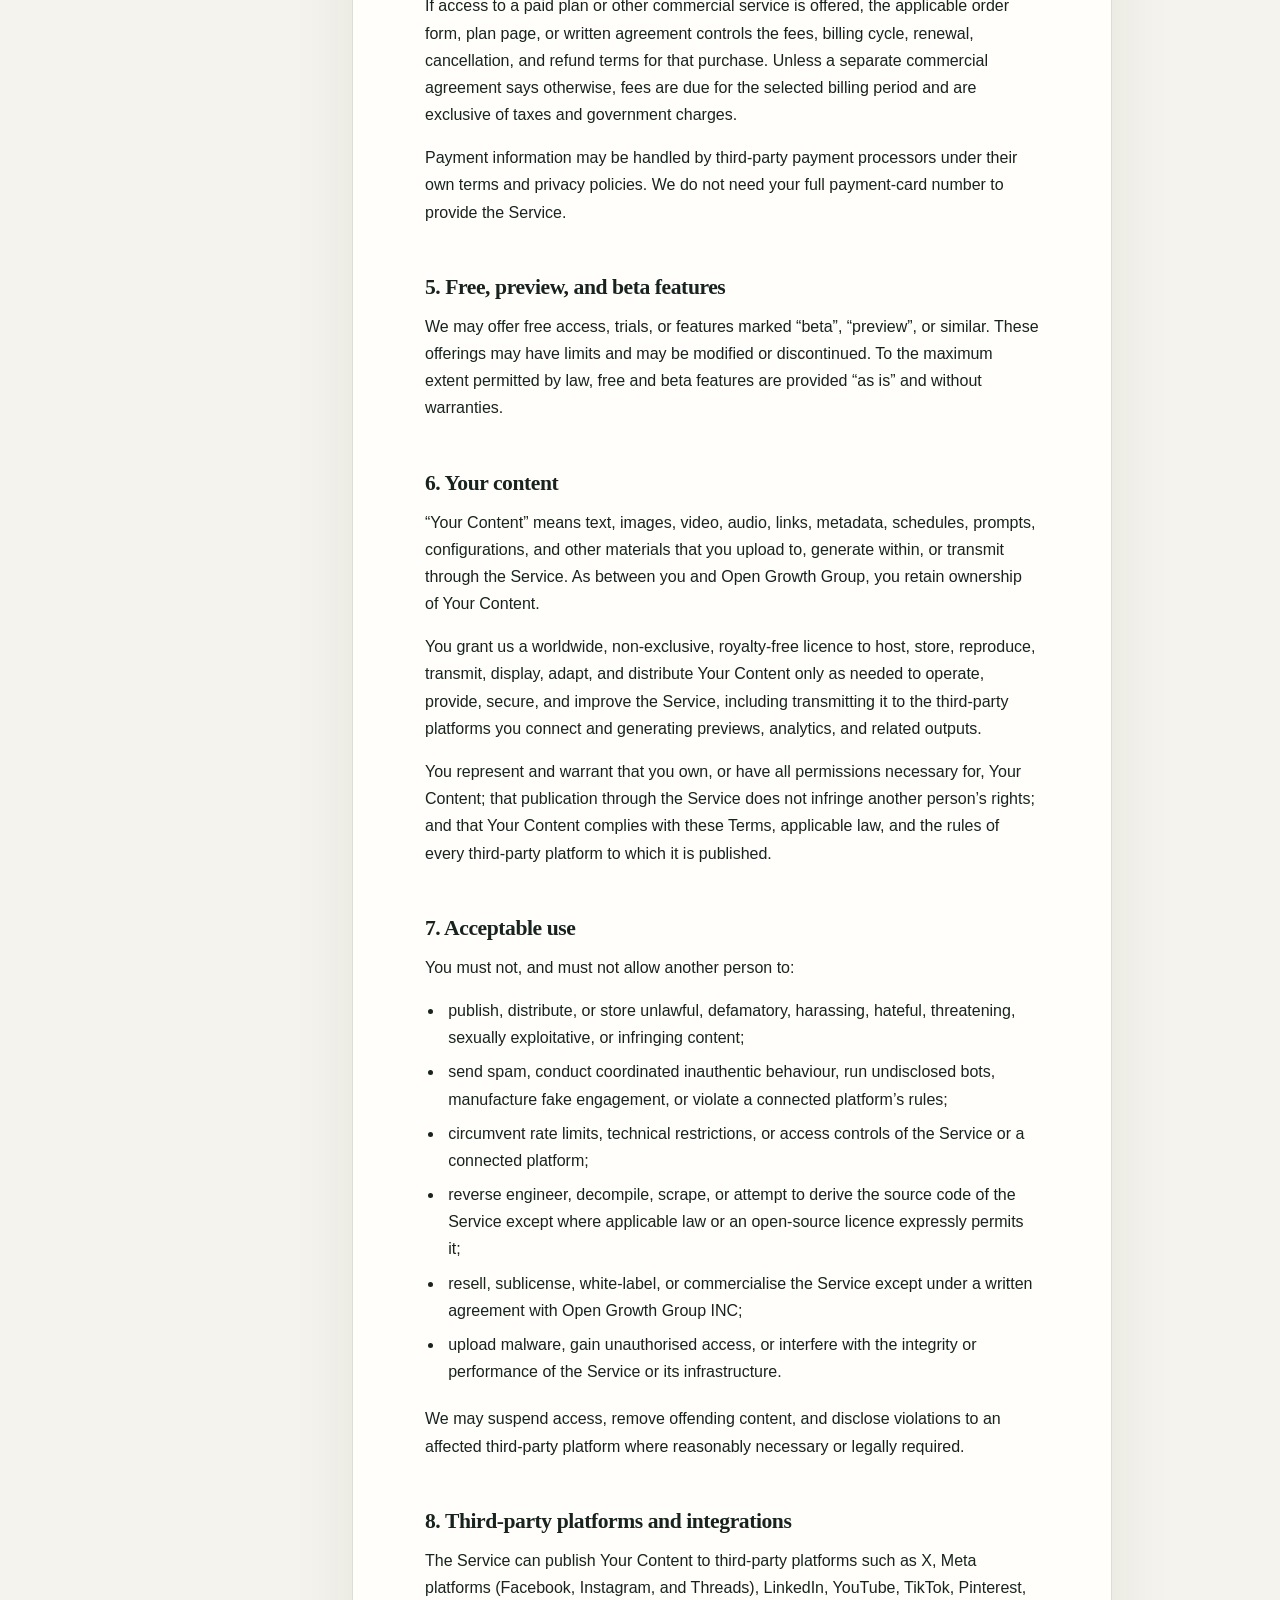
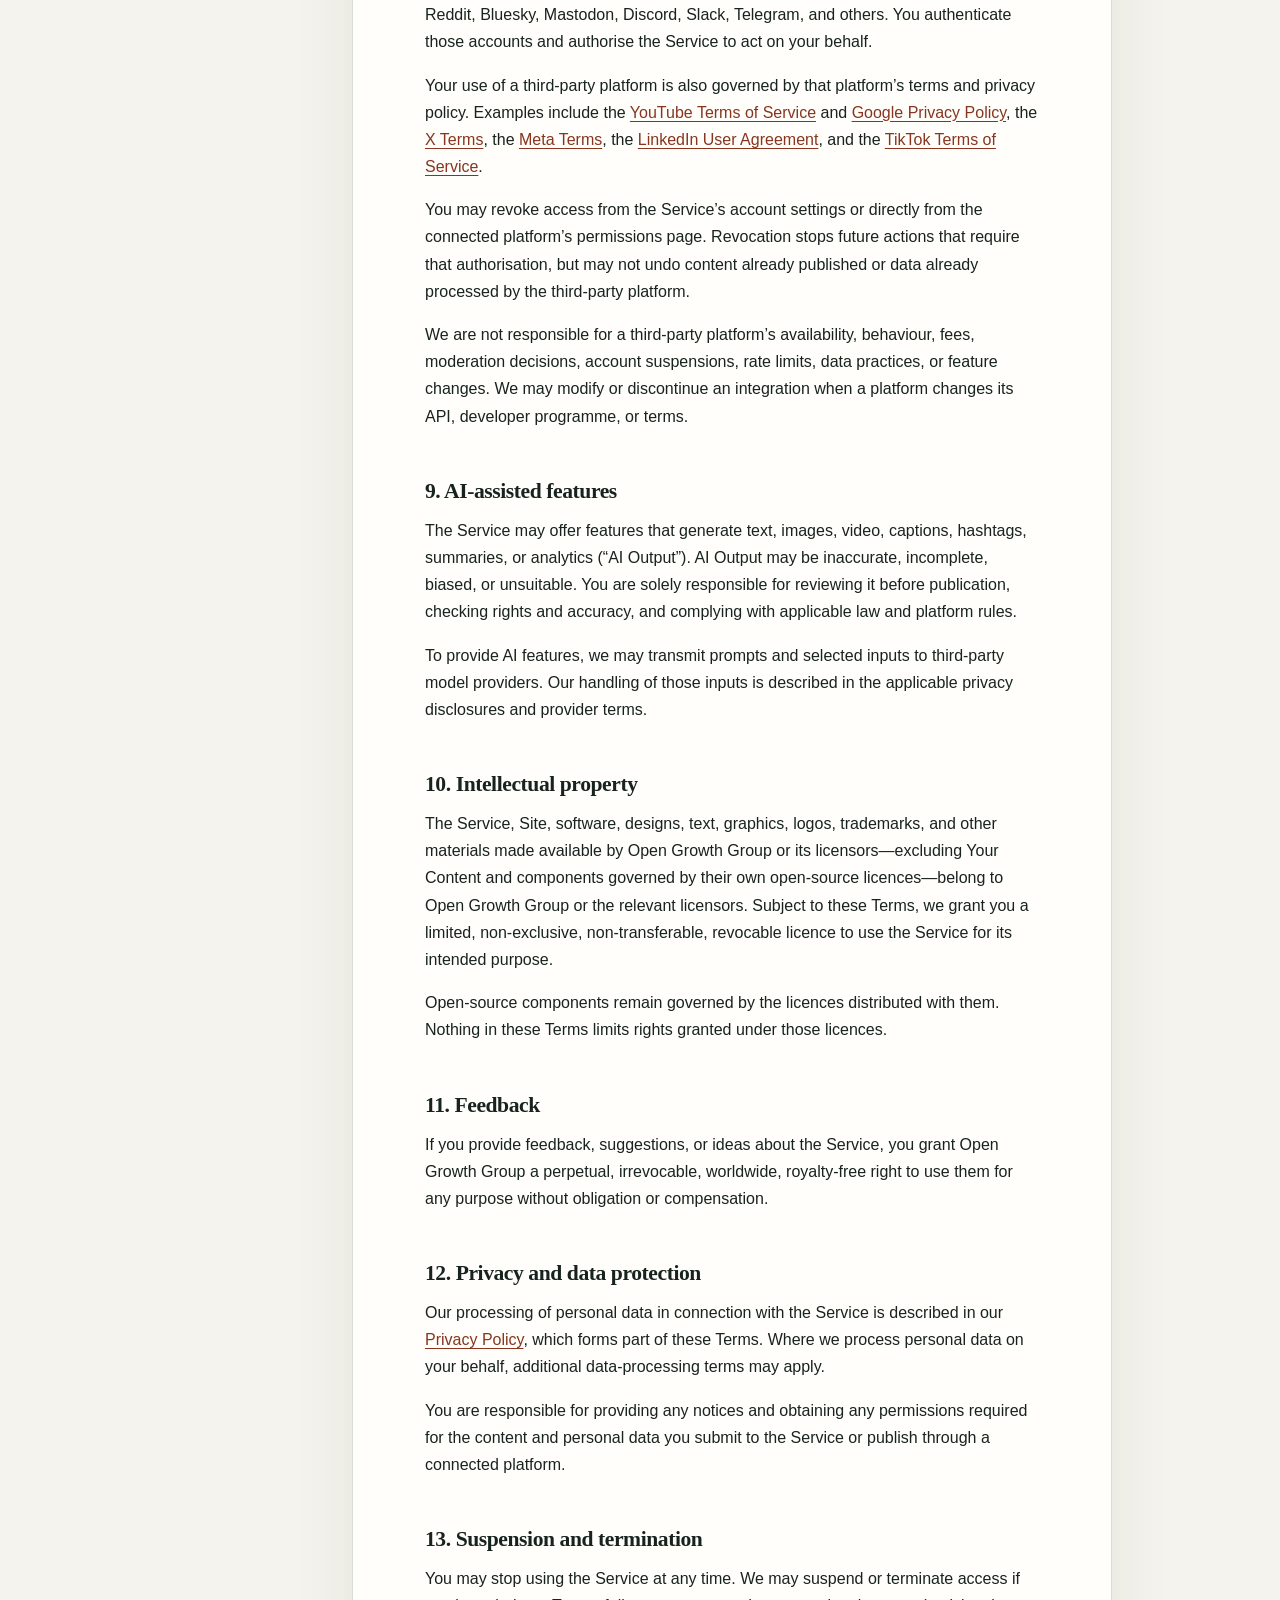
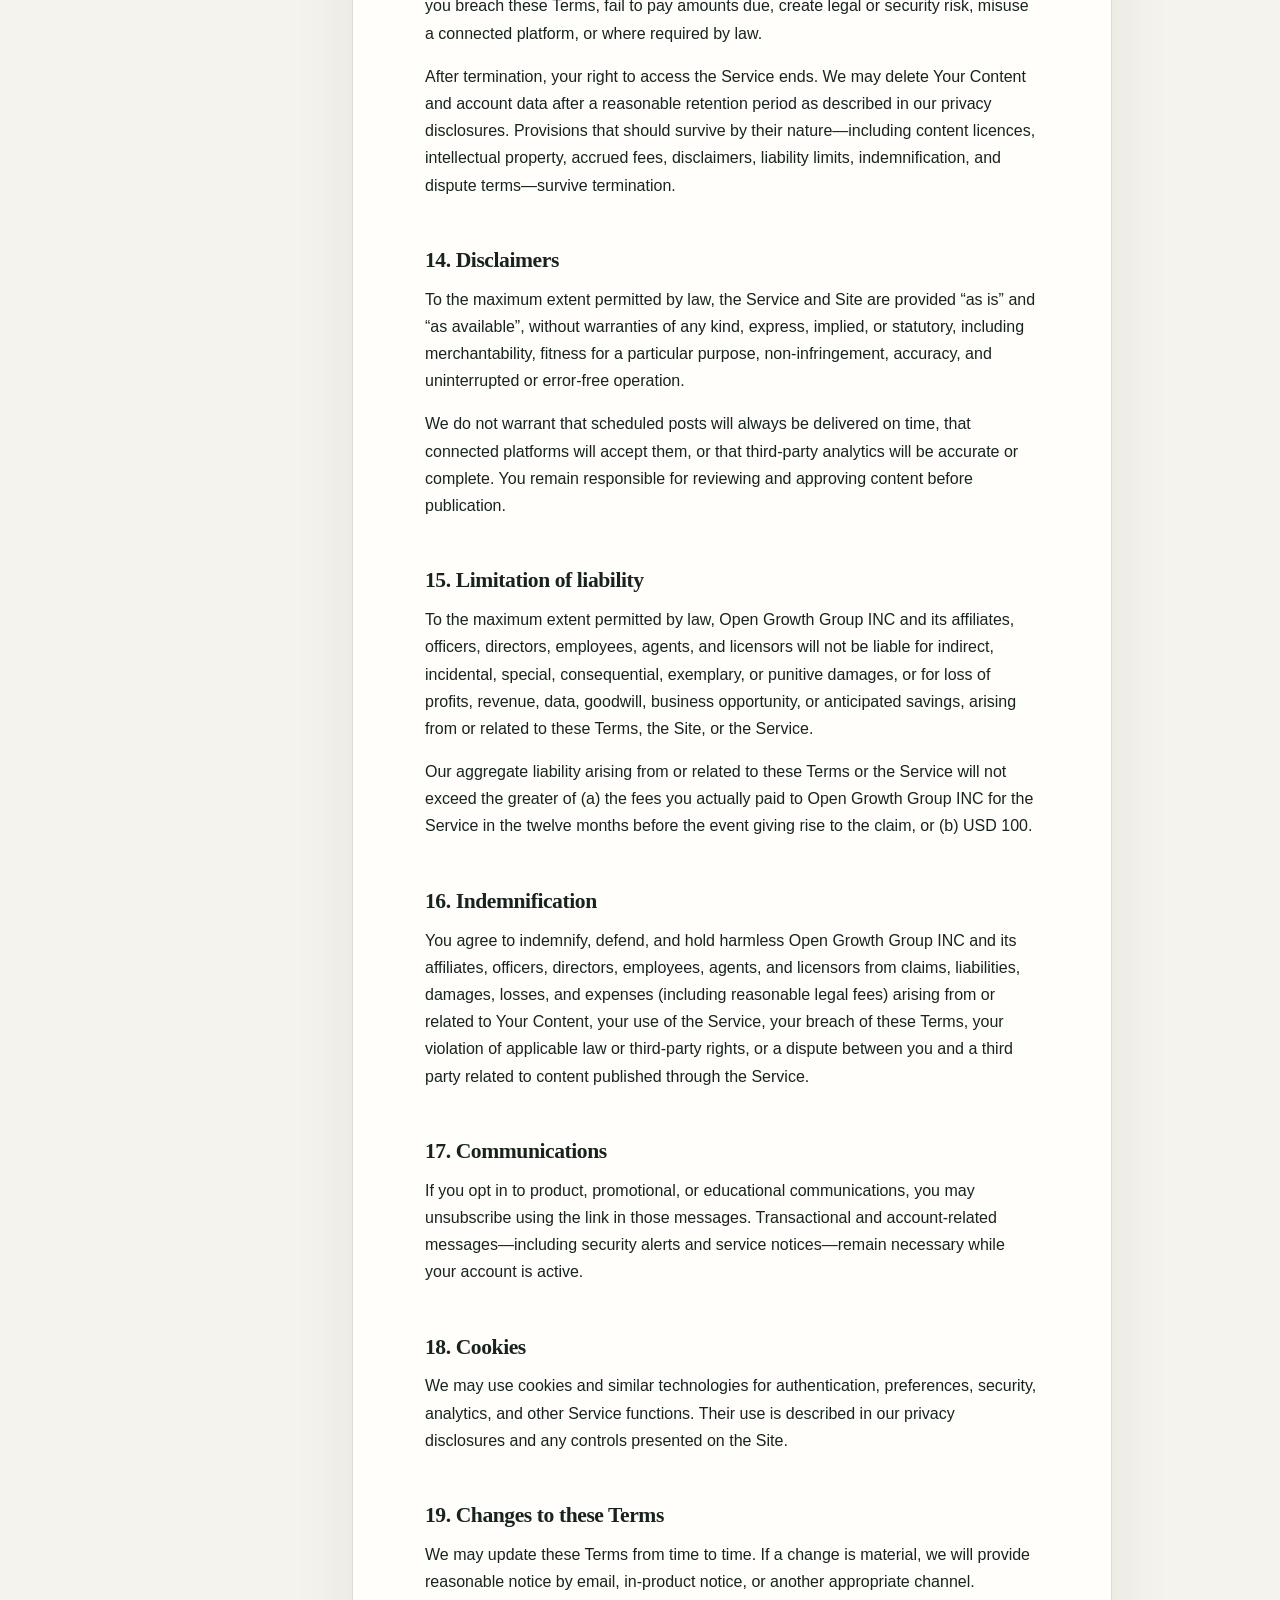
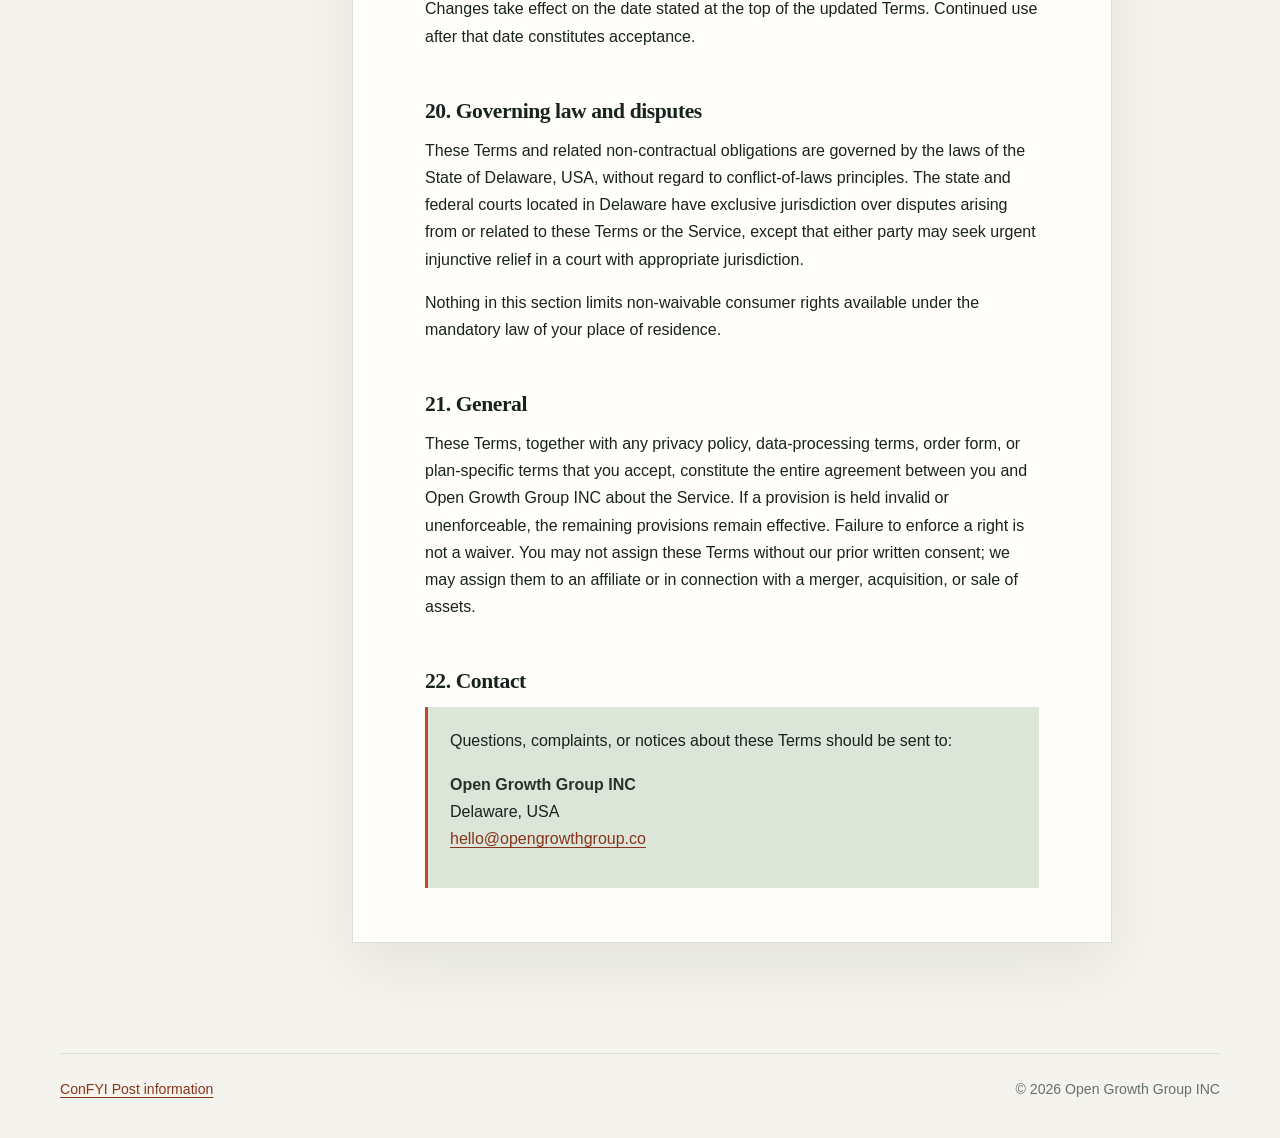
<file: con-fyi-post/terms-of-service/index.html>
<!doctype html>
<html lang="en">
  <head>
    <meta charset="utf-8">
    <meta name="viewport" content="width=device-width, initial-scale=1">
    <title>Terms of Service — ConFYI Post</title>
    <meta name="description" content="Terms of Service for the Open Growth Group ConFYI Post deployment.">
    <link rel="stylesheet" href="../../assets/site.css">
  </head>
  <body>
    <div class="site-shell">
      <header class="site-header">
        <a class="brand-lockup main-lockup" href="/" aria-label="ConFYI home"><img src="../../assets/brand/confyi-lockup.png" alt="ConFYI"></a>
        <a class="brand-lockup" href="../" aria-label="ConFYI Post home"><img src="../../assets/brand/confyi-post-lockup.png" alt="ConFYI Post"></a>
      </header>

      <div class="legal-layout">
        <nav class="legal-nav" aria-label="On this page">
          <p>On this page</p>
          <a href="#operator">The operator</a>
          <a href="#accounts">Accounts</a>
          <a href="#service">The service</a>
          <a href="#content">Your content</a>
          <a href="#platforms">Connected platforms</a>
          <a href="#acceptable-use">Acceptable use</a>
          <a href="#privacy">Privacy</a>
          <a href="#termination">Termination</a>
          <a href="#liability">Liability</a>
          <a href="#contact">Contact</a>
        </nav>

        <main class="legal-doc">
          <div class="eyebrow">ConFYI Post / Open Growth Group</div>
          <h1>Terms of Service</h1>
          <p class="date">Last updated: May 3, 2026</p>

          <p>Welcome to ConFYI Post (the “Service”), a social-media scheduling, publishing, analytics, and team-collaboration service operated at <a href="https://post.con.fyi">post.con.fyi</a> and related pages (the “Site”). These Terms of Service (the “Terms”) govern your access to and use of the Service. By creating an account, accessing, or using the Service, you agree to be bound by these Terms. If you do not agree, do not use the Service.</p>

          <h2 id="operator">1. The company behind this deployment</h2>
          <p>The Service is operated by <strong>Open Growth Group INC</strong>, a corporation incorporated in Delaware, USA. In these Terms, “Open Growth Group”, “we”, “us”, and “our” mean Open Growth Group INC.</p>
          <p>This deployment uses the Postiz software and may connect to third-party social platforms. Open Growth Group INC is responsible for this deployment, your account on it, and the integrations configured for it. Open Growth Group INC is not the operator of postiz.com and is not Apple, Google, Meta, LinkedIn, TikTok, X, or any other connected platform.</p>

          <h2 id="accounts">2. Eligibility and accounts</h2>
          <p>You must be at least 18 years old, or the age of majority in your jurisdiction, and capable of entering into a binding contract to use the Service. If you use the Service on behalf of an organisation, you represent that you have authority to bind that organisation, and “you” includes both you individually and that organisation.</p>
          <p>You are responsible for maintaining the confidentiality of your credentials, for activity under your account, and for keeping account information accurate and current. Notify us promptly at <a href="mailto:hello@opengrowthgroup.co">hello@opengrowthgroup.co</a> if you believe your account has been accessed without permission.</p>

          <h2 id="service">3. The Service</h2>
          <p>ConFYI Post provides tools to plan, schedule, publish, analyse, manage, and collaborate on content distributed to connected social-media and communication channels. Features, supported channels, limits, and availability may change from time to time.</p>
          <p>We may add, remove, modify, suspend, or discontinue a feature or integration, including when a third-party platform changes, limits, or revokes API access. We will use commercially reasonable efforts to communicate material changes that adversely affect an active paid arrangement or a critical integration.</p>

          <h2>4. Commercial terms</h2>
          <p>If access to a paid plan or other commercial service is offered, the applicable order form, plan page, or written agreement controls the fees, billing cycle, renewal, cancellation, and refund terms for that purchase. Unless a separate commercial agreement says otherwise, fees are due for the selected billing period and are exclusive of taxes and government charges.</p>
          <p>Payment information may be handled by third-party payment processors under their own terms and privacy policies. We do not need your full payment-card number to provide the Service.</p>

          <h2>5. Free, preview, and beta features</h2>
          <p>We may offer free access, trials, or features marked “beta”, “preview”, or similar. These offerings may have limits and may be modified or discontinued. To the maximum extent permitted by law, free and beta features are provided “as is” and without warranties.</p>

          <h2 id="content">6. Your content</h2>
          <p>“Your Content” means text, images, video, audio, links, metadata, schedules, prompts, configurations, and other materials that you upload to, generate within, or transmit through the Service. As between you and Open Growth Group, you retain ownership of Your Content.</p>
          <p>You grant us a worldwide, non-exclusive, royalty-free licence to host, store, reproduce, transmit, display, adapt, and distribute Your Content only as needed to operate, provide, secure, and improve the Service, including transmitting it to the third-party platforms you connect and generating previews, analytics, and related outputs.</p>
          <p>You represent and warrant that you own, or have all permissions necessary for, Your Content; that publication through the Service does not infringe another person’s rights; and that Your Content complies with these Terms, applicable law, and the rules of every third-party platform to which it is published.</p>

          <h2 id="acceptable-use">7. Acceptable use</h2>
          <p>You must not, and must not allow another person to:</p>
          <ul>
            <li>publish, distribute, or store unlawful, defamatory, harassing, hateful, threatening, sexually exploitative, or infringing content;</li>
            <li>send spam, conduct coordinated inauthentic behaviour, run undisclosed bots, manufacture fake engagement, or violate a connected platform’s rules;</li>
            <li>circumvent rate limits, technical restrictions, or access controls of the Service or a connected platform;</li>
            <li>reverse engineer, decompile, scrape, or attempt to derive the source code of the Service except where applicable law or an open-source licence expressly permits it;</li>
            <li>resell, sublicense, white-label, or commercialise the Service except under a written agreement with Open Growth Group INC;</li>
            <li>upload malware, gain unauthorised access, or interfere with the integrity or performance of the Service or its infrastructure.</li>
          </ul>
          <p>We may suspend access, remove offending content, and disclose violations to an affected third-party platform where reasonably necessary or legally required.</p>

          <h2 id="platforms">8. Third-party platforms and integrations</h2>
          <p>The Service can publish Your Content to third-party platforms such as X, Meta platforms (Facebook, Instagram, and Threads), LinkedIn, YouTube, TikTok, Pinterest, Reddit, Bluesky, Mastodon, Discord, Slack, Telegram, and others. You authenticate those accounts and authorise the Service to act on your behalf.</p>
          <p>Your use of a third-party platform is also governed by that platform’s terms and privacy policy. Examples include the <a href="https://www.youtube.com/t/terms">YouTube Terms of Service</a> and <a href="https://policies.google.com/privacy">Google Privacy Policy</a>, the <a href="https://x.com/en/tos">X Terms</a>, the <a href="https://www.facebook.com/legal/terms">Meta Terms</a>, the <a href="https://www.linkedin.com/legal/user-agreement">LinkedIn User Agreement</a>, and the <a href="https://www.tiktok.com/legal/terms-of-service">TikTok Terms of Service</a>.</p>
          <p>You may revoke access from the Service’s account settings or directly from the connected platform’s permissions page. Revocation stops future actions that require that authorisation, but may not undo content already published or data already processed by the third-party platform.</p>
          <p>We are not responsible for a third-party platform’s availability, behaviour, fees, moderation decisions, account suspensions, rate limits, data practices, or feature changes. We may modify or discontinue an integration when a platform changes its API, developer programme, or terms.</p>

          <h2>9. AI-assisted features</h2>
          <p>The Service may offer features that generate text, images, video, captions, hashtags, summaries, or analytics (“AI Output”). AI Output may be inaccurate, incomplete, biased, or unsuitable. You are solely responsible for reviewing it before publication, checking rights and accuracy, and complying with applicable law and platform rules.</p>
          <p>To provide AI features, we may transmit prompts and selected inputs to third-party model providers. Our handling of those inputs is described in the applicable privacy disclosures and provider terms.</p>

          <h2>10. Intellectual property</h2>
          <p>The Service, Site, software, designs, text, graphics, logos, trademarks, and other materials made available by Open Growth Group or its licensors—excluding Your Content and components governed by their own open-source licences—belong to Open Growth Group or the relevant licensors. Subject to these Terms, we grant you a limited, non-exclusive, non-transferable, revocable licence to use the Service for its intended purpose.</p>
          <p>Open-source components remain governed by the licences distributed with them. Nothing in these Terms limits rights granted under those licences.</p>

          <h2>11. Feedback</h2>
          <p>If you provide feedback, suggestions, or ideas about the Service, you grant Open Growth Group a perpetual, irrevocable, worldwide, royalty-free right to use them for any purpose without obligation or compensation.</p>

          <h2 id="privacy">12. Privacy and data protection</h2>
          <p>Our processing of personal data in connection with the Service is described in our <a href="../privacy-policy/">Privacy Policy</a>, which forms part of these Terms. Where we process personal data on your behalf, additional data-processing terms may apply.</p>
          <p>You are responsible for providing any notices and obtaining any permissions required for the content and personal data you submit to the Service or publish through a connected platform.</p>

          <h2 id="termination">13. Suspension and termination</h2>
          <p>You may stop using the Service at any time. We may suspend or terminate access if you breach these Terms, fail to pay amounts due, create legal or security risk, misuse a connected platform, or where required by law.</p>
          <p>After termination, your right to access the Service ends. We may delete Your Content and account data after a reasonable retention period as described in our privacy disclosures. Provisions that should survive by their nature—including content licences, intellectual property, accrued fees, disclaimers, liability limits, indemnification, and dispute terms—survive termination.</p>

          <h2>14. Disclaimers</h2>
          <p>To the maximum extent permitted by law, the Service and Site are provided “as is” and “as available”, without warranties of any kind, express, implied, or statutory, including merchantability, fitness for a particular purpose, non-infringement, accuracy, and uninterrupted or error-free operation.</p>
          <p>We do not warrant that scheduled posts will always be delivered on time, that connected platforms will accept them, or that third-party analytics will be accurate or complete. You remain responsible for reviewing and approving content before publication.</p>

          <h2 id="liability">15. Limitation of liability</h2>
          <p>To the maximum extent permitted by law, Open Growth Group INC and its affiliates, officers, directors, employees, agents, and licensors will not be liable for indirect, incidental, special, consequential, exemplary, or punitive damages, or for loss of profits, revenue, data, goodwill, business opportunity, or anticipated savings, arising from or related to these Terms, the Site, or the Service.</p>
          <p>Our aggregate liability arising from or related to these Terms or the Service will not exceed the greater of (a) the fees you actually paid to Open Growth Group INC for the Service in the twelve months before the event giving rise to the claim, or (b) USD 100.</p>

          <h2>16. Indemnification</h2>
          <p>You agree to indemnify, defend, and hold harmless Open Growth Group INC and its affiliates, officers, directors, employees, agents, and licensors from claims, liabilities, damages, losses, and expenses (including reasonable legal fees) arising from or related to Your Content, your use of the Service, your breach of these Terms, your violation of applicable law or third-party rights, or a dispute between you and a third party related to content published through the Service.</p>

          <h2>17. Communications</h2>
          <p>If you opt in to product, promotional, or educational communications, you may unsubscribe using the link in those messages. Transactional and account-related messages—including security alerts and service notices—remain necessary while your account is active.</p>

          <h2>18. Cookies</h2>
          <p>We may use cookies and similar technologies for authentication, preferences, security, analytics, and other Service functions. Their use is described in our privacy disclosures and any controls presented on the Site.</p>

          <h2>19. Changes to these Terms</h2>
          <p>We may update these Terms from time to time. If a change is material, we will provide reasonable notice by email, in-product notice, or another appropriate channel. Changes take effect on the date stated at the top of the updated Terms. Continued use after that date constitutes acceptance.</p>

          <h2>20. Governing law and disputes</h2>
          <p>These Terms and related non-contractual obligations are governed by the laws of the State of Delaware, USA, without regard to conflict-of-laws principles. The state and federal courts located in Delaware have exclusive jurisdiction over disputes arising from or related to these Terms or the Service, except that either party may seek urgent injunctive relief in a court with appropriate jurisdiction.</p>
          <p>Nothing in this section limits non-waivable consumer rights available under the mandatory law of your place of residence.</p>

          <h2>21. General</h2>
          <p>These Terms, together with any privacy policy, data-processing terms, order form, or plan-specific terms that you accept, constitute the entire agreement between you and Open Growth Group INC about the Service. If a provision is held invalid or unenforceable, the remaining provisions remain effective. Failure to enforce a right is not a waiver. You may not assign these Terms without our prior written consent; we may assign them to an affiliate or in connection with a merger, acquisition, or sale of assets.</p>

          <h2 id="contact">22. Contact</h2>
          <div class="contact">
            <p>Questions, complaints, or notices about these Terms should be sent to:</p>
            <p><strong>Open Growth Group INC</strong><br>
              Delaware, USA<br>
              <a href="mailto:hello@opengrowthgroup.co">hello@opengrowthgroup.co</a>
            </p>
          </div>
        </main>
      </div>

      <footer class="site-footer"><span><a href="/con-fyi-post/">ConFYI Post information</a></span><span>© 2026 Open Growth Group INC</span></footer>
    </div>
  </body>
</html>
</file>
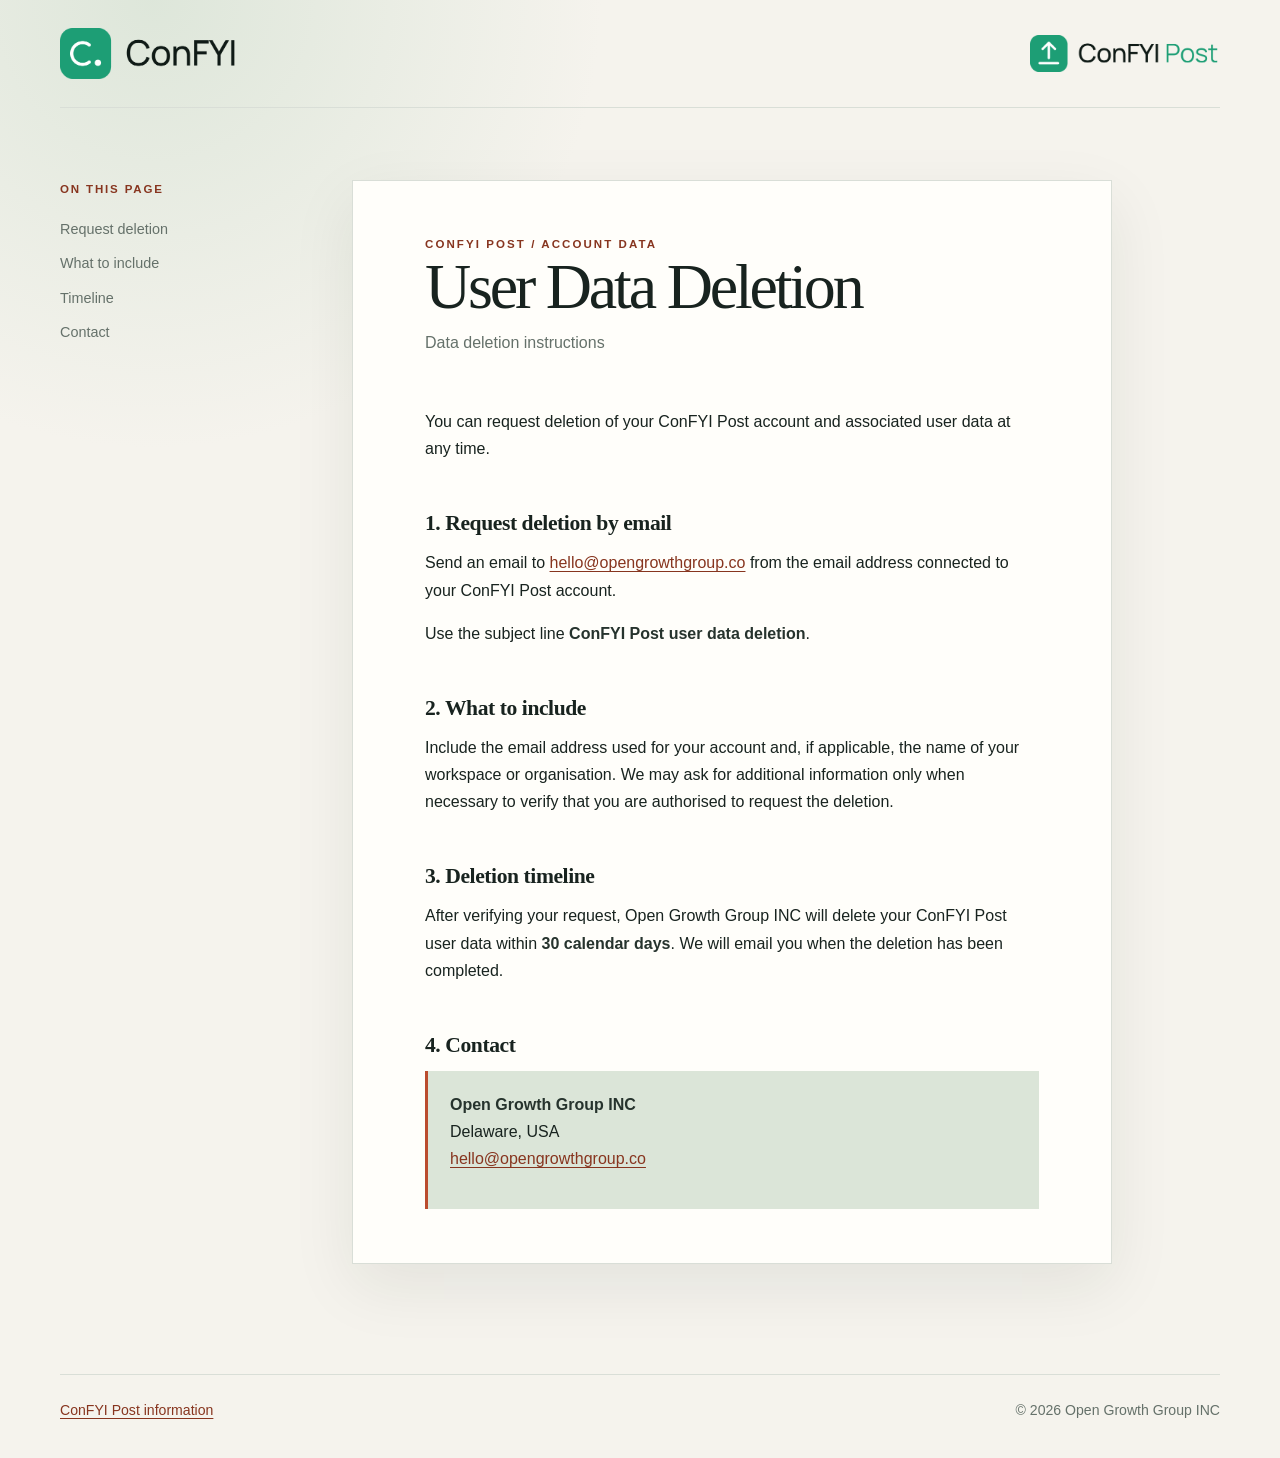
<file: con-fyi-post/user-data-deletion/index.html>
<!doctype html>
<html lang="en">
  <head>
    <meta charset="utf-8">
    <meta name="viewport" content="width=device-width, initial-scale=1">
    <title>User Data Deletion — ConFYI Post</title>
    <meta name="description" content="Instructions for requesting deletion of ConFYI Post user data.">
    <link rel="stylesheet" href="../../assets/site.css">
  </head>
  <body>
    <div class="site-shell">
      <header class="site-header">
        <a class="brand-lockup main-lockup" href="/" aria-label="ConFYI home"><img src="../../assets/brand/confyi-lockup.png" alt="ConFYI"></a>
        <a class="brand-lockup" href="../" aria-label="ConFYI Post home"><img src="../../assets/brand/confyi-post-lockup.png" alt="ConFYI Post"></a>
      </header>

      <div class="legal-layout">
        <nav class="legal-nav" aria-label="On this page">
          <p>On this page</p>
          <a href="#request">Request deletion</a>
          <a href="#include">What to include</a>
          <a href="#timeline">Timeline</a>
          <a href="#contact">Contact</a>
        </nav>

        <main class="legal-doc">
          <div class="eyebrow">ConFYI Post / account data</div>
          <h1>User Data Deletion</h1>
          <p class="date">Data deletion instructions</p>

          <p>You can request deletion of your ConFYI Post account and associated user data at any time.</p>

          <h2 id="request">1. Request deletion by email</h2>
          <p>Send an email to <a href="mailto:hello@opengrowthgroup.co?subject=ConFYI%20Post%20user%20data%20deletion">hello@opengrowthgroup.co</a> from the email address connected to your ConFYI Post account.</p>
          <p>Use the subject line <strong>ConFYI Post user data deletion</strong>.</p>

          <h2 id="include">2. What to include</h2>
          <p>Include the email address used for your account and, if applicable, the name of your workspace or organisation. We may ask for additional information only when necessary to verify that you are authorised to request the deletion.</p>

          <h2 id="timeline">3. Deletion timeline</h2>
          <p>After verifying your request, Open Growth Group INC will delete your ConFYI Post user data within <strong>30 calendar days</strong>. We will email you when the deletion has been completed.</p>

          <h2 id="contact">4. Contact</h2>
          <div class="contact">
            <p><strong>Open Growth Group INC</strong><br>
              Delaware, USA<br>
              <a href="mailto:hello@opengrowthgroup.co">hello@opengrowthgroup.co</a>
            </p>
          </div>
        </main>
      </div>

      <footer class="site-footer"><span><a href="/con-fyi-post/">ConFYI Post information</a></span><span>© 2026 Open Growth Group INC</span></footer>
    </div>
  </body>
</html>
</file>
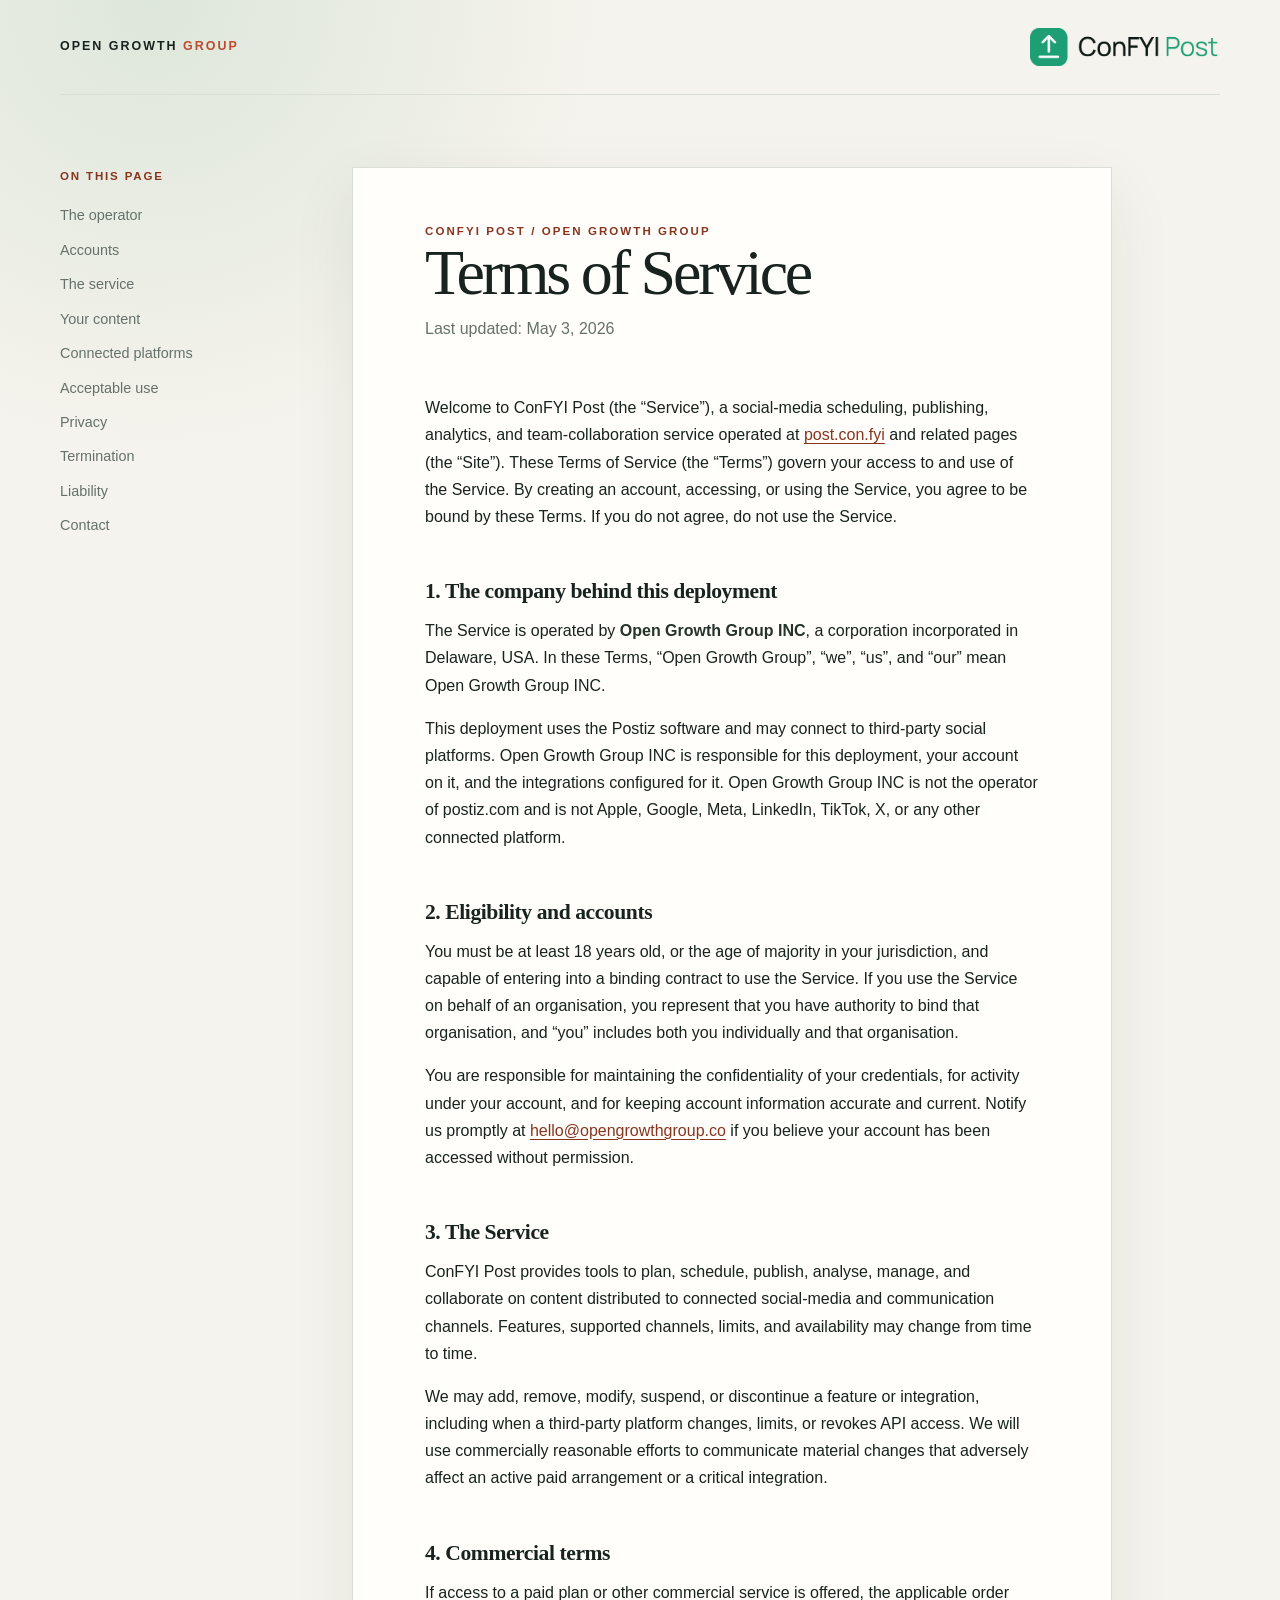
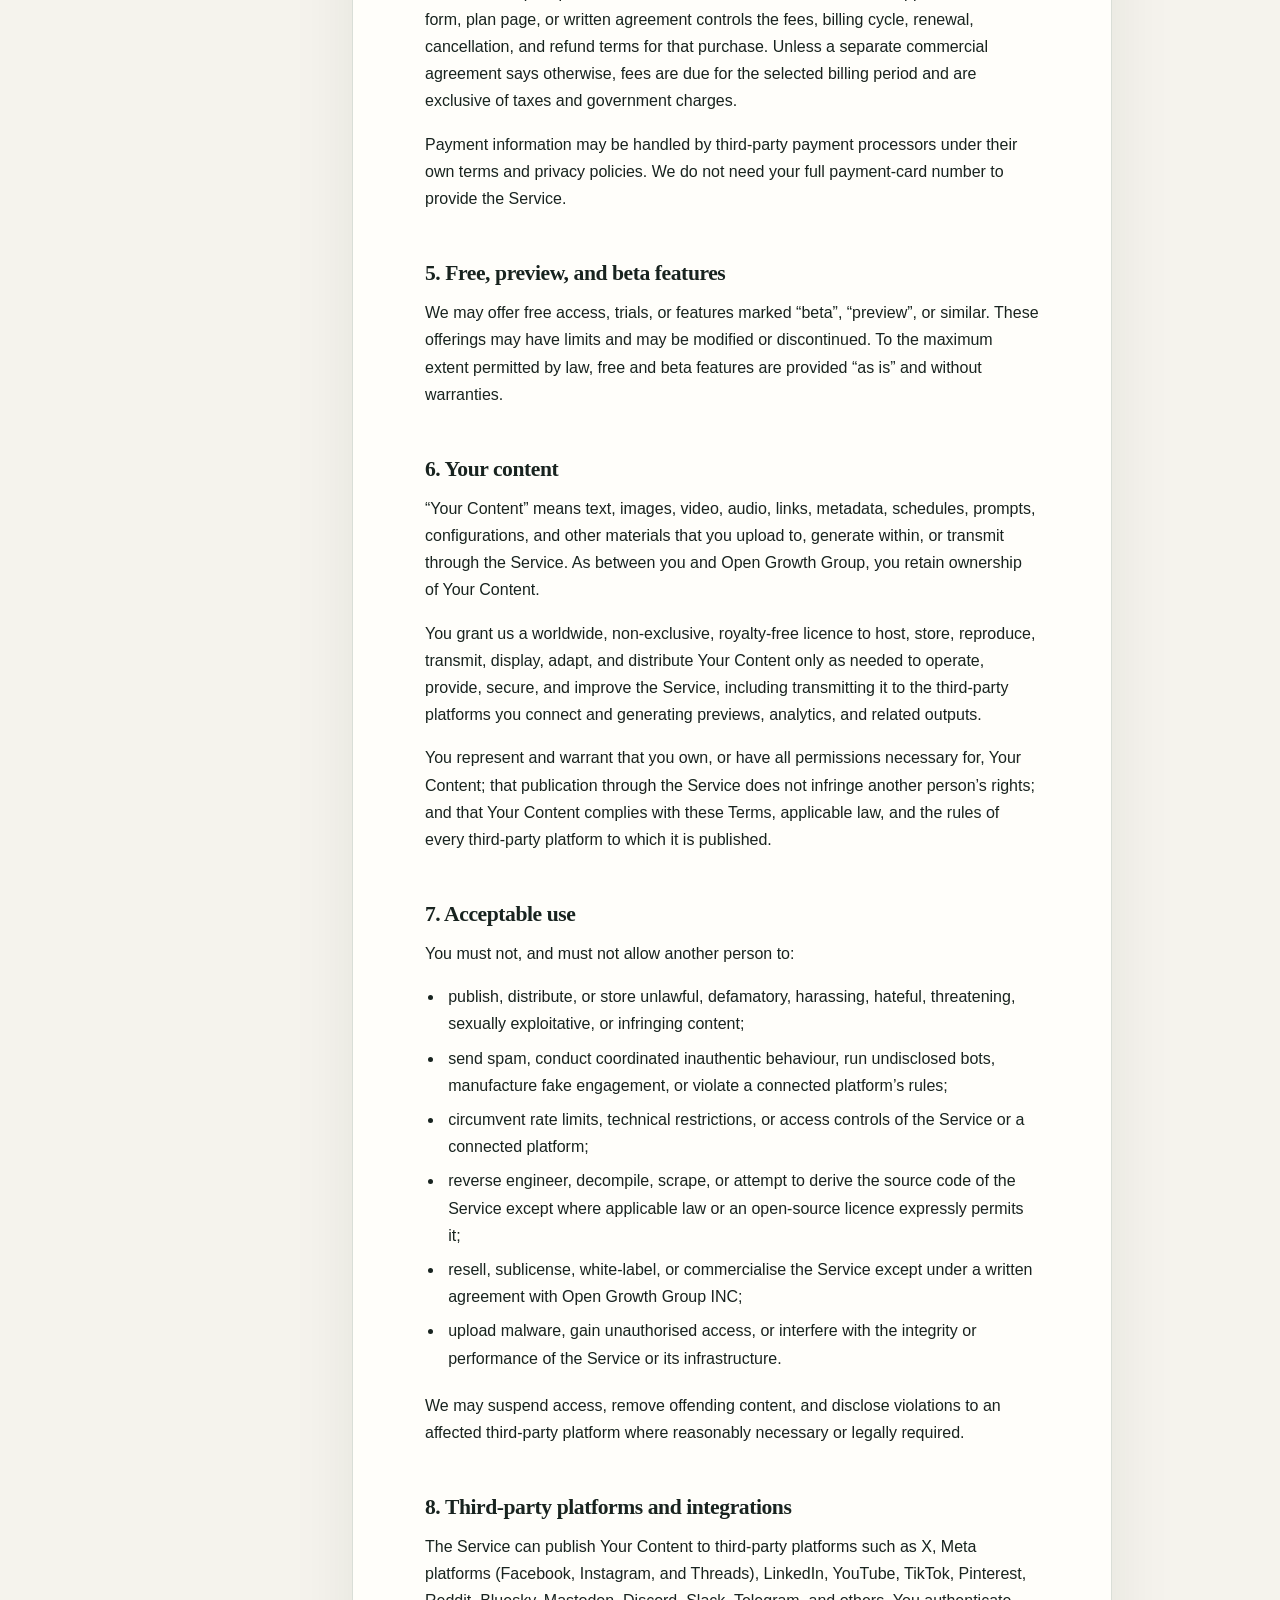
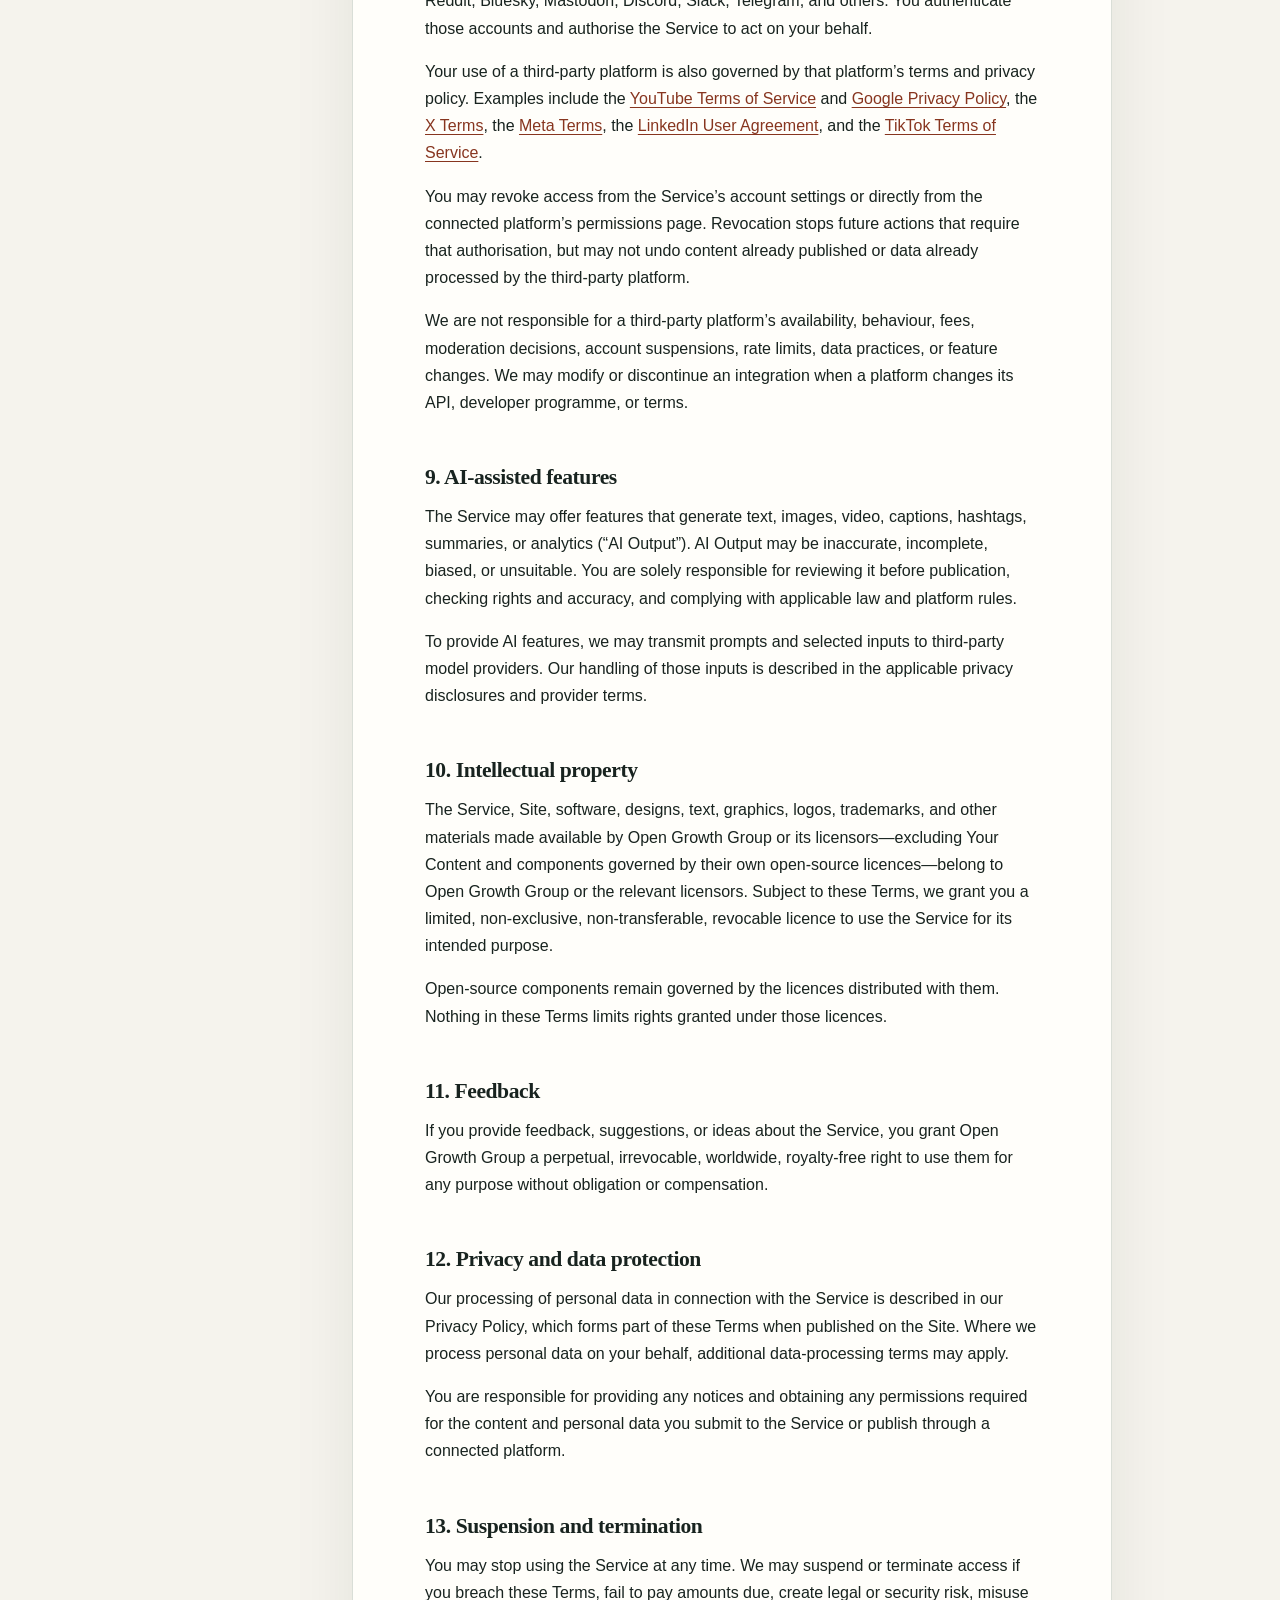
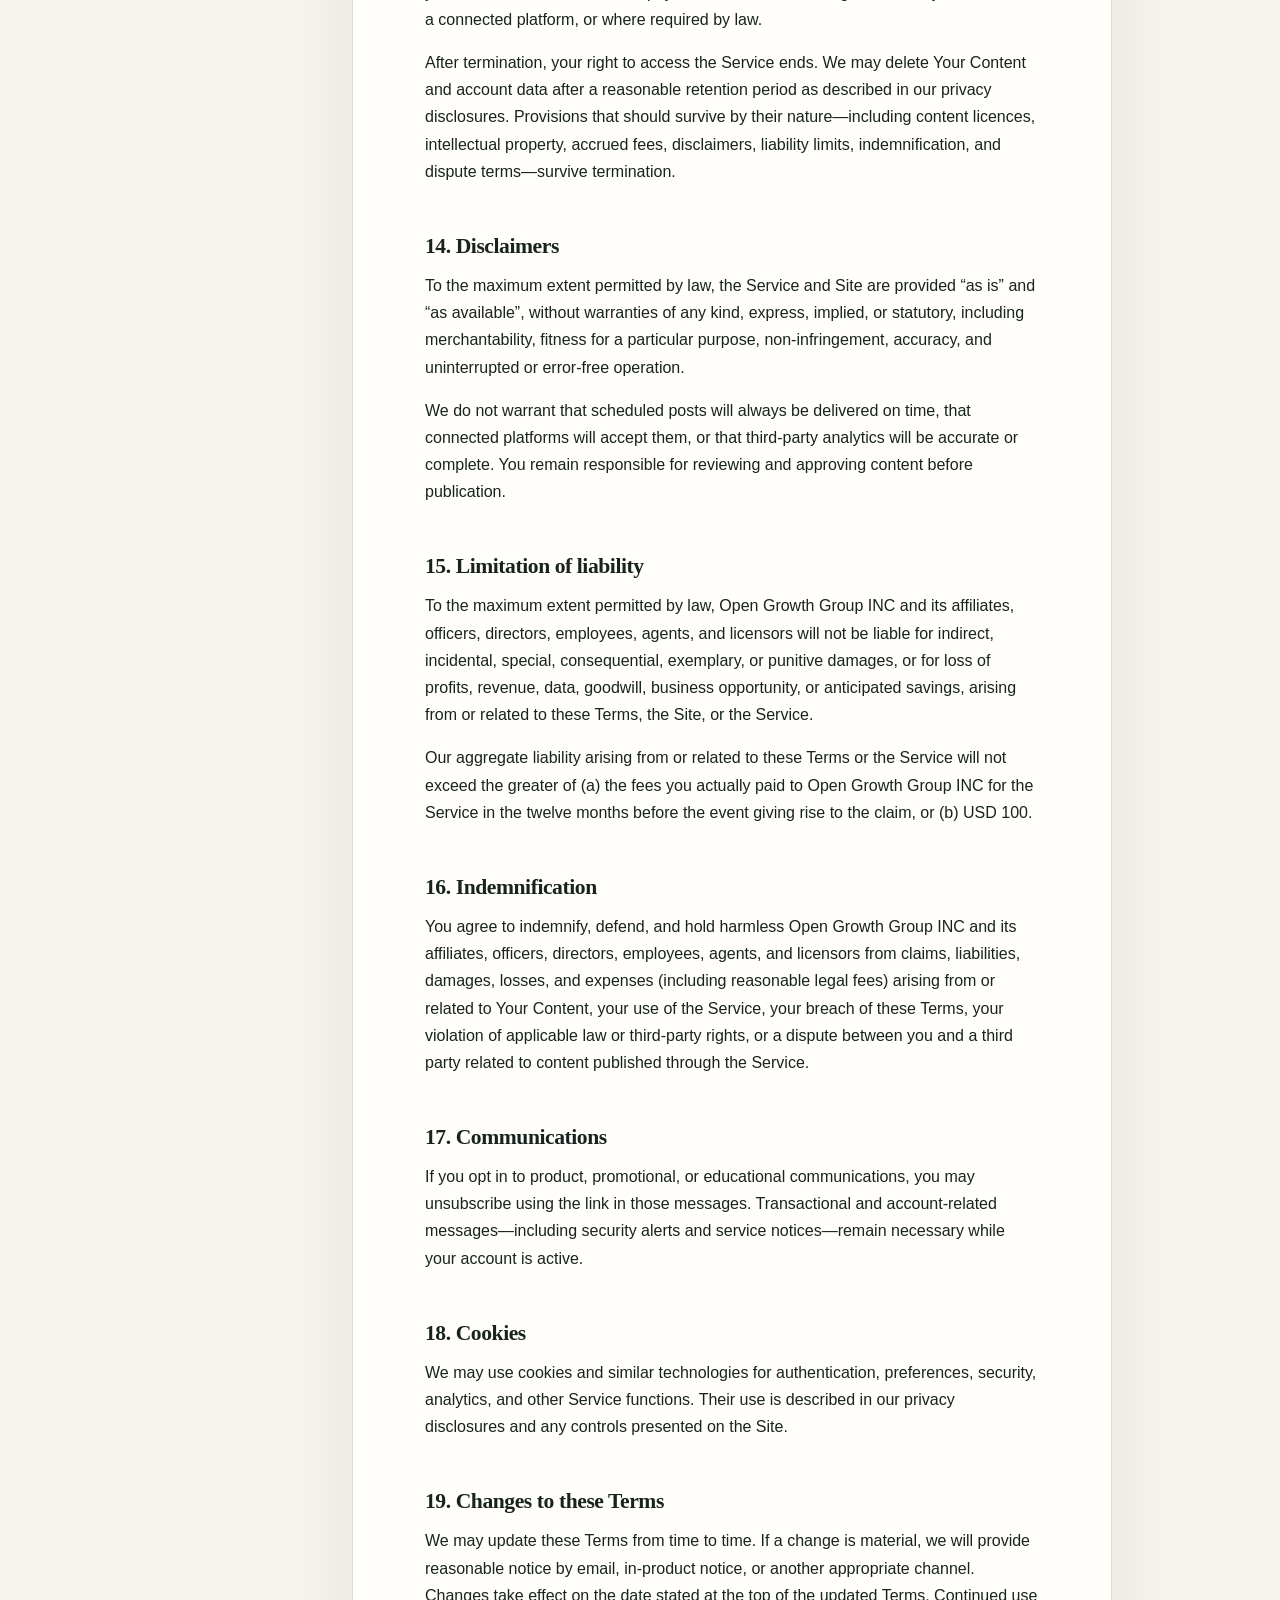
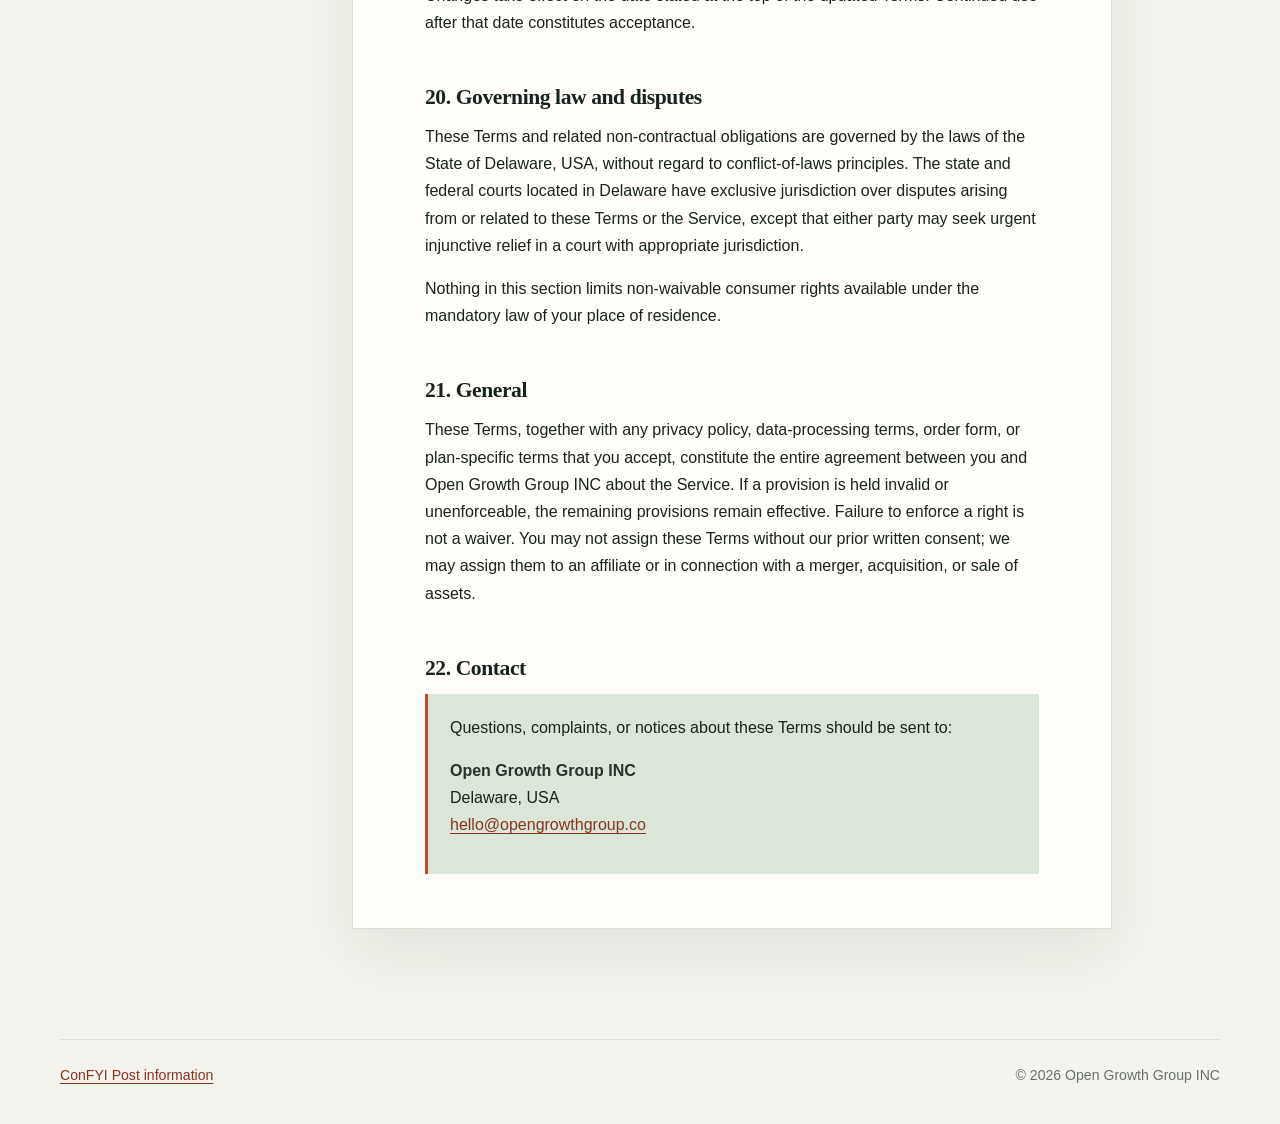
<file: postiz/terms-of-service/index.html>
<!doctype html>
<html lang="en">
  <head>
    <meta charset="utf-8">
    <meta name="viewport" content="width=device-width, initial-scale=1">
    <title>Terms of Service — ConFYI Post</title>
    <meta name="description" content="Terms of Service for the Open Growth Group ConFYI Post deployment.">
    <link rel="stylesheet" href="../../assets/site.css">
  </head>
  <body>
    <div class="site-shell">
      <header class="site-header">
        <a class="wordmark" href="/">OPEN GROWTH <span>GROUP</span></a>
        <a class="brand-lockup" href="../" aria-label="ConFYI Post home"><img src="../../assets/brand/confyi-post-lockup.png" alt="ConFYI Post"></a>
      </header>

      <div class="legal-layout">
        <nav class="legal-nav" aria-label="On this page">
          <p>On this page</p>
          <a href="#operator">The operator</a>
          <a href="#accounts">Accounts</a>
          <a href="#service">The service</a>
          <a href="#content">Your content</a>
          <a href="#platforms">Connected platforms</a>
          <a href="#acceptable-use">Acceptable use</a>
          <a href="#privacy">Privacy</a>
          <a href="#termination">Termination</a>
          <a href="#liability">Liability</a>
          <a href="#contact">Contact</a>
        </nav>

        <main class="legal-doc">
          <div class="eyebrow">ConFYI Post / Open Growth Group</div>
          <h1>Terms of Service</h1>
          <p class="date">Last updated: May 3, 2026</p>

          <p>Welcome to ConFYI Post (the “Service”), a social-media scheduling, publishing, analytics, and team-collaboration service operated at <a href="https://post.con.fyi">post.con.fyi</a> and related pages (the “Site”). These Terms of Service (the “Terms”) govern your access to and use of the Service. By creating an account, accessing, or using the Service, you agree to be bound by these Terms. If you do not agree, do not use the Service.</p>

          <h2 id="operator">1. The company behind this deployment</h2>
          <p>The Service is operated by <strong>Open Growth Group INC</strong>, a corporation incorporated in Delaware, USA. In these Terms, “Open Growth Group”, “we”, “us”, and “our” mean Open Growth Group INC.</p>
          <p>This deployment uses the Postiz software and may connect to third-party social platforms. Open Growth Group INC is responsible for this deployment, your account on it, and the integrations configured for it. Open Growth Group INC is not the operator of postiz.com and is not Apple, Google, Meta, LinkedIn, TikTok, X, or any other connected platform.</p>

          <h2 id="accounts">2. Eligibility and accounts</h2>
          <p>You must be at least 18 years old, or the age of majority in your jurisdiction, and capable of entering into a binding contract to use the Service. If you use the Service on behalf of an organisation, you represent that you have authority to bind that organisation, and “you” includes both you individually and that organisation.</p>
          <p>You are responsible for maintaining the confidentiality of your credentials, for activity under your account, and for keeping account information accurate and current. Notify us promptly at <a href="mailto:hello@opengrowthgroup.co">hello@opengrowthgroup.co</a> if you believe your account has been accessed without permission.</p>

          <h2 id="service">3. The Service</h2>
          <p>ConFYI Post provides tools to plan, schedule, publish, analyse, manage, and collaborate on content distributed to connected social-media and communication channels. Features, supported channels, limits, and availability may change from time to time.</p>
          <p>We may add, remove, modify, suspend, or discontinue a feature or integration, including when a third-party platform changes, limits, or revokes API access. We will use commercially reasonable efforts to communicate material changes that adversely affect an active paid arrangement or a critical integration.</p>

          <h2>4. Commercial terms</h2>
          <p>If access to a paid plan or other commercial service is offered, the applicable order form, plan page, or written agreement controls the fees, billing cycle, renewal, cancellation, and refund terms for that purchase. Unless a separate commercial agreement says otherwise, fees are due for the selected billing period and are exclusive of taxes and government charges.</p>
          <p>Payment information may be handled by third-party payment processors under their own terms and privacy policies. We do not need your full payment-card number to provide the Service.</p>

          <h2>5. Free, preview, and beta features</h2>
          <p>We may offer free access, trials, or features marked “beta”, “preview”, or similar. These offerings may have limits and may be modified or discontinued. To the maximum extent permitted by law, free and beta features are provided “as is” and without warranties.</p>

          <h2 id="content">6. Your content</h2>
          <p>“Your Content” means text, images, video, audio, links, metadata, schedules, prompts, configurations, and other materials that you upload to, generate within, or transmit through the Service. As between you and Open Growth Group, you retain ownership of Your Content.</p>
          <p>You grant us a worldwide, non-exclusive, royalty-free licence to host, store, reproduce, transmit, display, adapt, and distribute Your Content only as needed to operate, provide, secure, and improve the Service, including transmitting it to the third-party platforms you connect and generating previews, analytics, and related outputs.</p>
          <p>You represent and warrant that you own, or have all permissions necessary for, Your Content; that publication through the Service does not infringe another person’s rights; and that Your Content complies with these Terms, applicable law, and the rules of every third-party platform to which it is published.</p>

          <h2 id="acceptable-use">7. Acceptable use</h2>
          <p>You must not, and must not allow another person to:</p>
          <ul>
            <li>publish, distribute, or store unlawful, defamatory, harassing, hateful, threatening, sexually exploitative, or infringing content;</li>
            <li>send spam, conduct coordinated inauthentic behaviour, run undisclosed bots, manufacture fake engagement, or violate a connected platform’s rules;</li>
            <li>circumvent rate limits, technical restrictions, or access controls of the Service or a connected platform;</li>
            <li>reverse engineer, decompile, scrape, or attempt to derive the source code of the Service except where applicable law or an open-source licence expressly permits it;</li>
            <li>resell, sublicense, white-label, or commercialise the Service except under a written agreement with Open Growth Group INC;</li>
            <li>upload malware, gain unauthorised access, or interfere with the integrity or performance of the Service or its infrastructure.</li>
          </ul>
          <p>We may suspend access, remove offending content, and disclose violations to an affected third-party platform where reasonably necessary or legally required.</p>

          <h2 id="platforms">8. Third-party platforms and integrations</h2>
          <p>The Service can publish Your Content to third-party platforms such as X, Meta platforms (Facebook, Instagram, and Threads), LinkedIn, YouTube, TikTok, Pinterest, Reddit, Bluesky, Mastodon, Discord, Slack, Telegram, and others. You authenticate those accounts and authorise the Service to act on your behalf.</p>
          <p>Your use of a third-party platform is also governed by that platform’s terms and privacy policy. Examples include the <a href="https://www.youtube.com/t/terms">YouTube Terms of Service</a> and <a href="https://policies.google.com/privacy">Google Privacy Policy</a>, the <a href="https://x.com/en/tos">X Terms</a>, the <a href="https://www.facebook.com/legal/terms">Meta Terms</a>, the <a href="https://www.linkedin.com/legal/user-agreement">LinkedIn User Agreement</a>, and the <a href="https://www.tiktok.com/legal/terms-of-service">TikTok Terms of Service</a>.</p>
          <p>You may revoke access from the Service’s account settings or directly from the connected platform’s permissions page. Revocation stops future actions that require that authorisation, but may not undo content already published or data already processed by the third-party platform.</p>
          <p>We are not responsible for a third-party platform’s availability, behaviour, fees, moderation decisions, account suspensions, rate limits, data practices, or feature changes. We may modify or discontinue an integration when a platform changes its API, developer programme, or terms.</p>

          <h2>9. AI-assisted features</h2>
          <p>The Service may offer features that generate text, images, video, captions, hashtags, summaries, or analytics (“AI Output”). AI Output may be inaccurate, incomplete, biased, or unsuitable. You are solely responsible for reviewing it before publication, checking rights and accuracy, and complying with applicable law and platform rules.</p>
          <p>To provide AI features, we may transmit prompts and selected inputs to third-party model providers. Our handling of those inputs is described in the applicable privacy disclosures and provider terms.</p>

          <h2>10. Intellectual property</h2>
          <p>The Service, Site, software, designs, text, graphics, logos, trademarks, and other materials made available by Open Growth Group or its licensors—excluding Your Content and components governed by their own open-source licences—belong to Open Growth Group or the relevant licensors. Subject to these Terms, we grant you a limited, non-exclusive, non-transferable, revocable licence to use the Service for its intended purpose.</p>
          <p>Open-source components remain governed by the licences distributed with them. Nothing in these Terms limits rights granted under those licences.</p>

          <h2>11. Feedback</h2>
          <p>If you provide feedback, suggestions, or ideas about the Service, you grant Open Growth Group a perpetual, irrevocable, worldwide, royalty-free right to use them for any purpose without obligation or compensation.</p>

          <h2 id="privacy">12. Privacy and data protection</h2>
          <p>Our processing of personal data in connection with the Service is described in our Privacy Policy, which forms part of these Terms when published on the Site. Where we process personal data on your behalf, additional data-processing terms may apply.</p>
          <p>You are responsible for providing any notices and obtaining any permissions required for the content and personal data you submit to the Service or publish through a connected platform.</p>

          <h2 id="termination">13. Suspension and termination</h2>
          <p>You may stop using the Service at any time. We may suspend or terminate access if you breach these Terms, fail to pay amounts due, create legal or security risk, misuse a connected platform, or where required by law.</p>
          <p>After termination, your right to access the Service ends. We may delete Your Content and account data after a reasonable retention period as described in our privacy disclosures. Provisions that should survive by their nature—including content licences, intellectual property, accrued fees, disclaimers, liability limits, indemnification, and dispute terms—survive termination.</p>

          <h2>14. Disclaimers</h2>
          <p>To the maximum extent permitted by law, the Service and Site are provided “as is” and “as available”, without warranties of any kind, express, implied, or statutory, including merchantability, fitness for a particular purpose, non-infringement, accuracy, and uninterrupted or error-free operation.</p>
          <p>We do not warrant that scheduled posts will always be delivered on time, that connected platforms will accept them, or that third-party analytics will be accurate or complete. You remain responsible for reviewing and approving content before publication.</p>

          <h2 id="liability">15. Limitation of liability</h2>
          <p>To the maximum extent permitted by law, Open Growth Group INC and its affiliates, officers, directors, employees, agents, and licensors will not be liable for indirect, incidental, special, consequential, exemplary, or punitive damages, or for loss of profits, revenue, data, goodwill, business opportunity, or anticipated savings, arising from or related to these Terms, the Site, or the Service.</p>
          <p>Our aggregate liability arising from or related to these Terms or the Service will not exceed the greater of (a) the fees you actually paid to Open Growth Group INC for the Service in the twelve months before the event giving rise to the claim, or (b) USD 100.</p>

          <h2>16. Indemnification</h2>
          <p>You agree to indemnify, defend, and hold harmless Open Growth Group INC and its affiliates, officers, directors, employees, agents, and licensors from claims, liabilities, damages, losses, and expenses (including reasonable legal fees) arising from or related to Your Content, your use of the Service, your breach of these Terms, your violation of applicable law or third-party rights, or a dispute between you and a third party related to content published through the Service.</p>

          <h2>17. Communications</h2>
          <p>If you opt in to product, promotional, or educational communications, you may unsubscribe using the link in those messages. Transactional and account-related messages—including security alerts and service notices—remain necessary while your account is active.</p>

          <h2>18. Cookies</h2>
          <p>We may use cookies and similar technologies for authentication, preferences, security, analytics, and other Service functions. Their use is described in our privacy disclosures and any controls presented on the Site.</p>

          <h2>19. Changes to these Terms</h2>
          <p>We may update these Terms from time to time. If a change is material, we will provide reasonable notice by email, in-product notice, or another appropriate channel. Changes take effect on the date stated at the top of the updated Terms. Continued use after that date constitutes acceptance.</p>

          <h2>20. Governing law and disputes</h2>
          <p>These Terms and related non-contractual obligations are governed by the laws of the State of Delaware, USA, without regard to conflict-of-laws principles. The state and federal courts located in Delaware have exclusive jurisdiction over disputes arising from or related to these Terms or the Service, except that either party may seek urgent injunctive relief in a court with appropriate jurisdiction.</p>
          <p>Nothing in this section limits non-waivable consumer rights available under the mandatory law of your place of residence.</p>

          <h2>21. General</h2>
          <p>These Terms, together with any privacy policy, data-processing terms, order form, or plan-specific terms that you accept, constitute the entire agreement between you and Open Growth Group INC about the Service. If a provision is held invalid or unenforceable, the remaining provisions remain effective. Failure to enforce a right is not a waiver. You may not assign these Terms without our prior written consent; we may assign them to an affiliate or in connection with a merger, acquisition, or sale of assets.</p>

          <h2 id="contact">22. Contact</h2>
          <div class="contact">
            <p>Questions, complaints, or notices about these Terms should be sent to:</p>
            <p><strong>Open Growth Group INC</strong><br>
              Delaware, USA<br>
              <a href="mailto:hello@opengrowthgroup.co">hello@opengrowthgroup.co</a>
            </p>
          </div>
        </main>
      </div>

      <footer class="site-footer"><span><a href="/postiz/">ConFYI Post information</a></span><span>© 2026 Open Growth Group INC</span></footer>
    </div>
  </body>
</html>
</file>
<file: assets/site.css>
:root {
  color-scheme: light;
  --ink: #18231f;
  --muted: #65716a;
  --paper: #f5f3ed;
  --card: #fffefa;
  --line: #d9ded7;
  --accent: #bb4c2e;
  --accent-dark: #87351f;
  --sage: #dbe5d8;
  --shadow: 0 22px 60px rgba(24, 35, 31, 0.08);
  font-family: "Avenir Next", Avenir, "Segoe UI", sans-serif;
}

* { box-sizing: border-box; }

html { scroll-behavior: smooth; }

body {
  margin: 0;
  color: var(--ink);
  background:
    radial-gradient(circle at 12% 0%, rgba(219, 229, 216, 0.9), transparent 28rem),
    var(--paper);
  font-size: 16px;
  line-height: 1.7;
}

a { color: var(--accent-dark); text-underline-offset: 0.18em; }
a:hover { color: var(--accent); }

.site-shell { width: min(1160px, calc(100% - 40px)); margin: 0 auto; }

.site-header {
  display: flex;
  align-items: center;
  justify-content: space-between;
  padding: 28px 0;
  border-bottom: 1px solid var(--line);
}

.wordmark { color: var(--ink); text-decoration: none; letter-spacing: 0.16em; font-size: 0.78rem; font-weight: 800; }
.wordmark span { color: var(--accent); }
.brand-lockup { display: inline-flex; align-items: center; max-width: 190px; }
.brand-lockup img { display: block; width: 100%; height: auto; }
.main-lockup { max-width: 180px; }
.eyebrow { color: var(--accent-dark); font-size: 0.72rem; letter-spacing: 0.18em; text-transform: uppercase; font-weight: 800; }

.hero { padding: 92px 0 72px; max-width: 800px; }
.hero h1 { margin: 12px 0 18px; font: 500 clamp(3rem, 7vw, 6.2rem)/0.96 Georgia, "Iowan Old Style", serif; letter-spacing: -0.055em; }
.hero p { max-width: 630px; margin: 0; color: var(--muted); font-size: 1.12rem; }

.card-grid { display: grid; grid-template-columns: repeat(auto-fit, minmax(240px, 1fr)); gap: 16px; padding-bottom: 96px; }
.card { display: block; padding: 26px; color: var(--ink); background: var(--card); border: 1px solid var(--line); border-radius: 16px; box-shadow: var(--shadow); text-decoration: none; transition: transform 180ms ease, border-color 180ms ease; }
.card:hover { color: var(--ink); border-color: var(--accent); transform: translateY(-3px); }
.card h2 { margin: 0 0 6px; font: 500 1.5rem Georgia, serif; }
.card p { margin: 0; color: var(--muted); }

.legal-layout { display: grid; grid-template-columns: 220px minmax(0, 760px); gap: 72px; align-items: start; padding: 72px 0 110px; }
.legal-nav { position: sticky; top: 24px; }
.legal-nav p { margin: 0 0 12px; font-size: 0.72rem; letter-spacing: 0.16em; text-transform: uppercase; font-weight: 800; color: var(--accent-dark); }
.legal-nav a { display: block; padding: 5px 0; color: var(--muted); font-size: 0.9rem; text-decoration: none; }
.legal-nav a:hover { color: var(--accent-dark); }
.legal-doc { min-width: 0; padding: 54px clamp(24px, 6vw, 72px); background: var(--card); border: 1px solid var(--line); box-shadow: var(--shadow); }
.legal-doc h1 { margin: 0 0 10px; font: 500 clamp(2.6rem, 5vw, 4.6rem)/1 Georgia, serif; letter-spacing: -0.05em; }
.legal-doc .date { margin: 0 0 52px; color: var(--muted); }
.legal-doc h2 { margin: 48px 0 12px; font: 600 1.35rem/1.25 Georgia, serif; letter-spacing: -0.02em; }
.legal-doc h3 { margin: 28px 0 8px; font-size: 1rem; }
.legal-doc p { margin: 0 0 16px; }
.legal-doc ul { margin: 0 0 20px; padding-left: 1.2rem; }
.legal-doc li { margin: 7px 0; padding-left: 4px; }
.legal-doc strong { color: #26332d; }
.legal-doc .contact { padding: 20px 22px; background: var(--sage); border-left: 3px solid var(--accent); }

.site-footer { display: flex; justify-content: space-between; gap: 20px; padding: 24px 0 36px; color: var(--muted); border-top: 1px solid var(--line); font-size: 0.88rem; }

@media (max-width: 760px) {
  .site-shell { width: min(100% - 28px, 680px); }
  .hero { padding: 64px 0 48px; }
  .legal-layout { display: block; padding: 42px 0 70px; }
  .legal-nav { position: static; display: flex; flex-wrap: wrap; gap: 4px 16px; margin-bottom: 26px; }
  .legal-nav p { width: 100%; margin-bottom: 2px; }
  .legal-doc { padding: 32px 22px; }
  .site-footer { display: block; }
  .site-footer span { display: block; margin-top: 4px; }
}

@media print {
  body { background: #fff; }
  .site-header, .legal-nav, .site-footer { display: none; }
  .site-shell { width: 100%; }
  .legal-layout { display: block; padding: 0; }
  .legal-doc { border: 0; box-shadow: none; padding: 0; }
}
</file>
